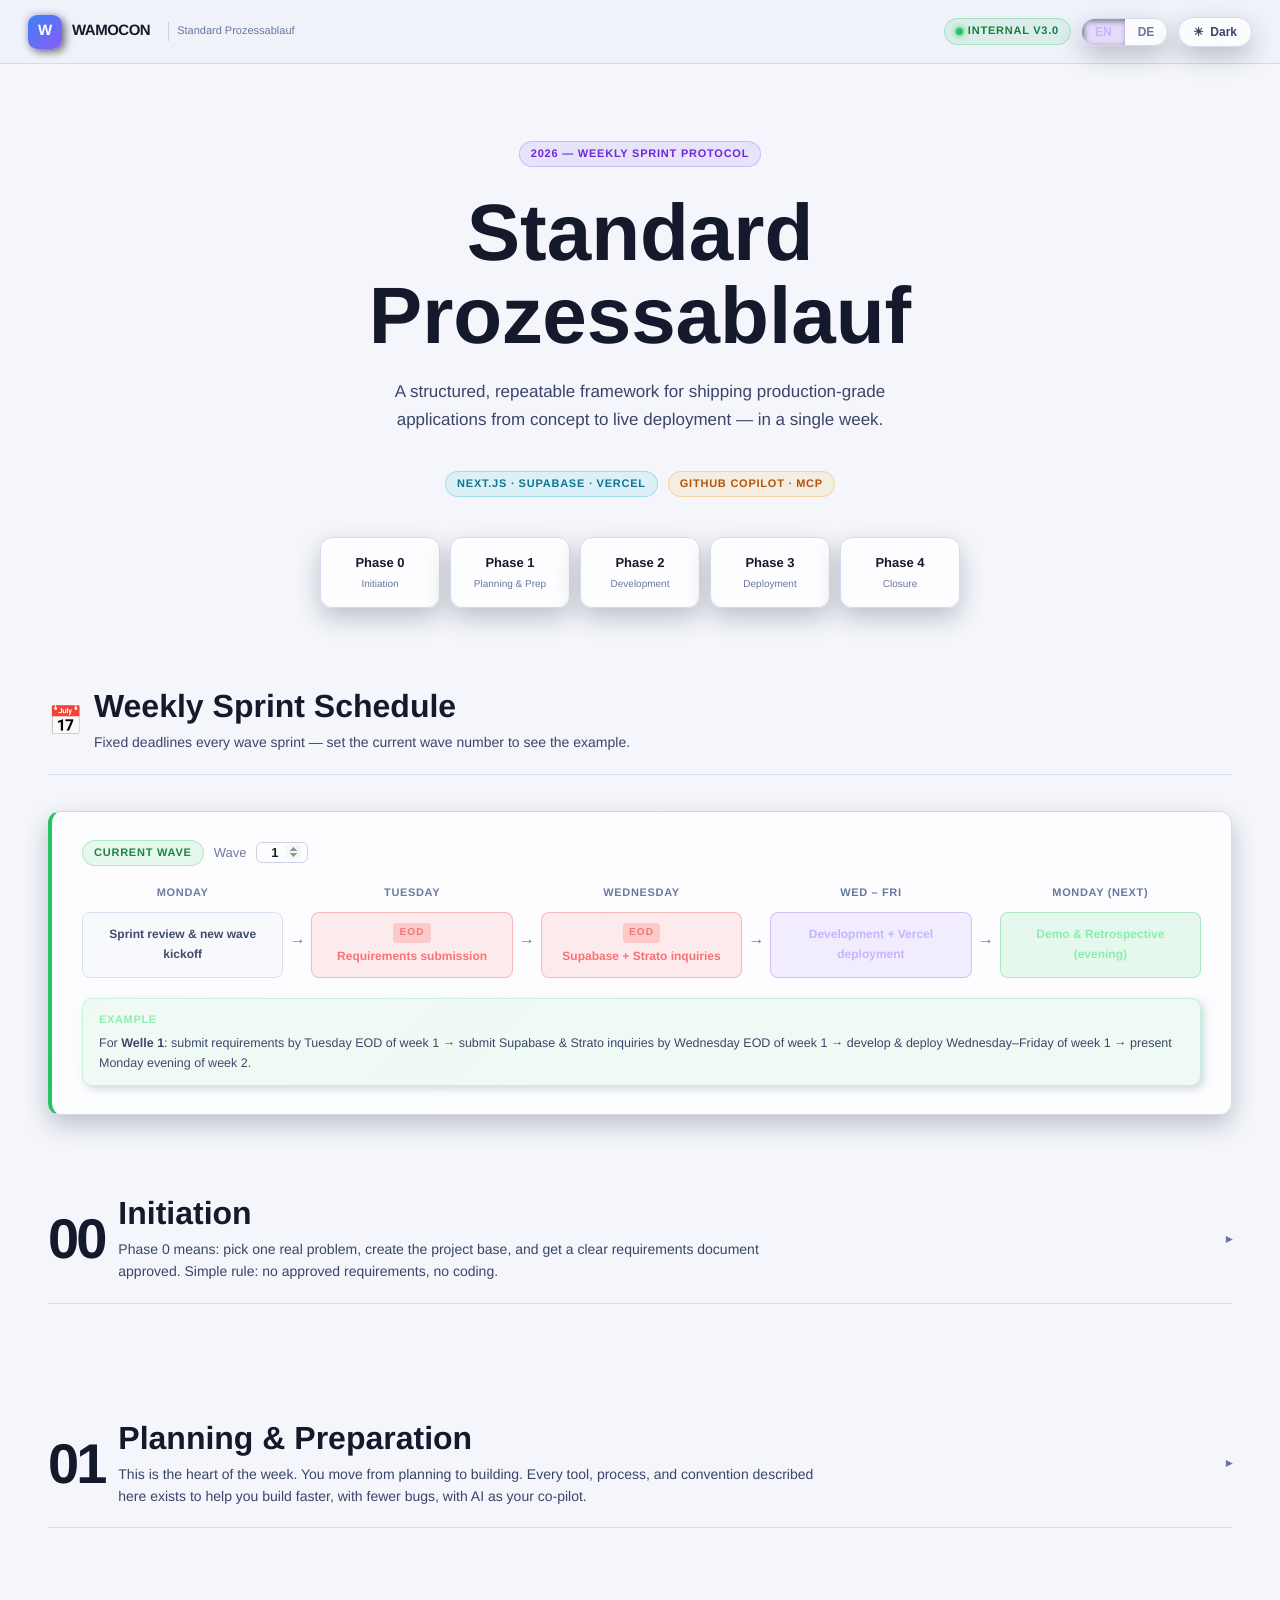
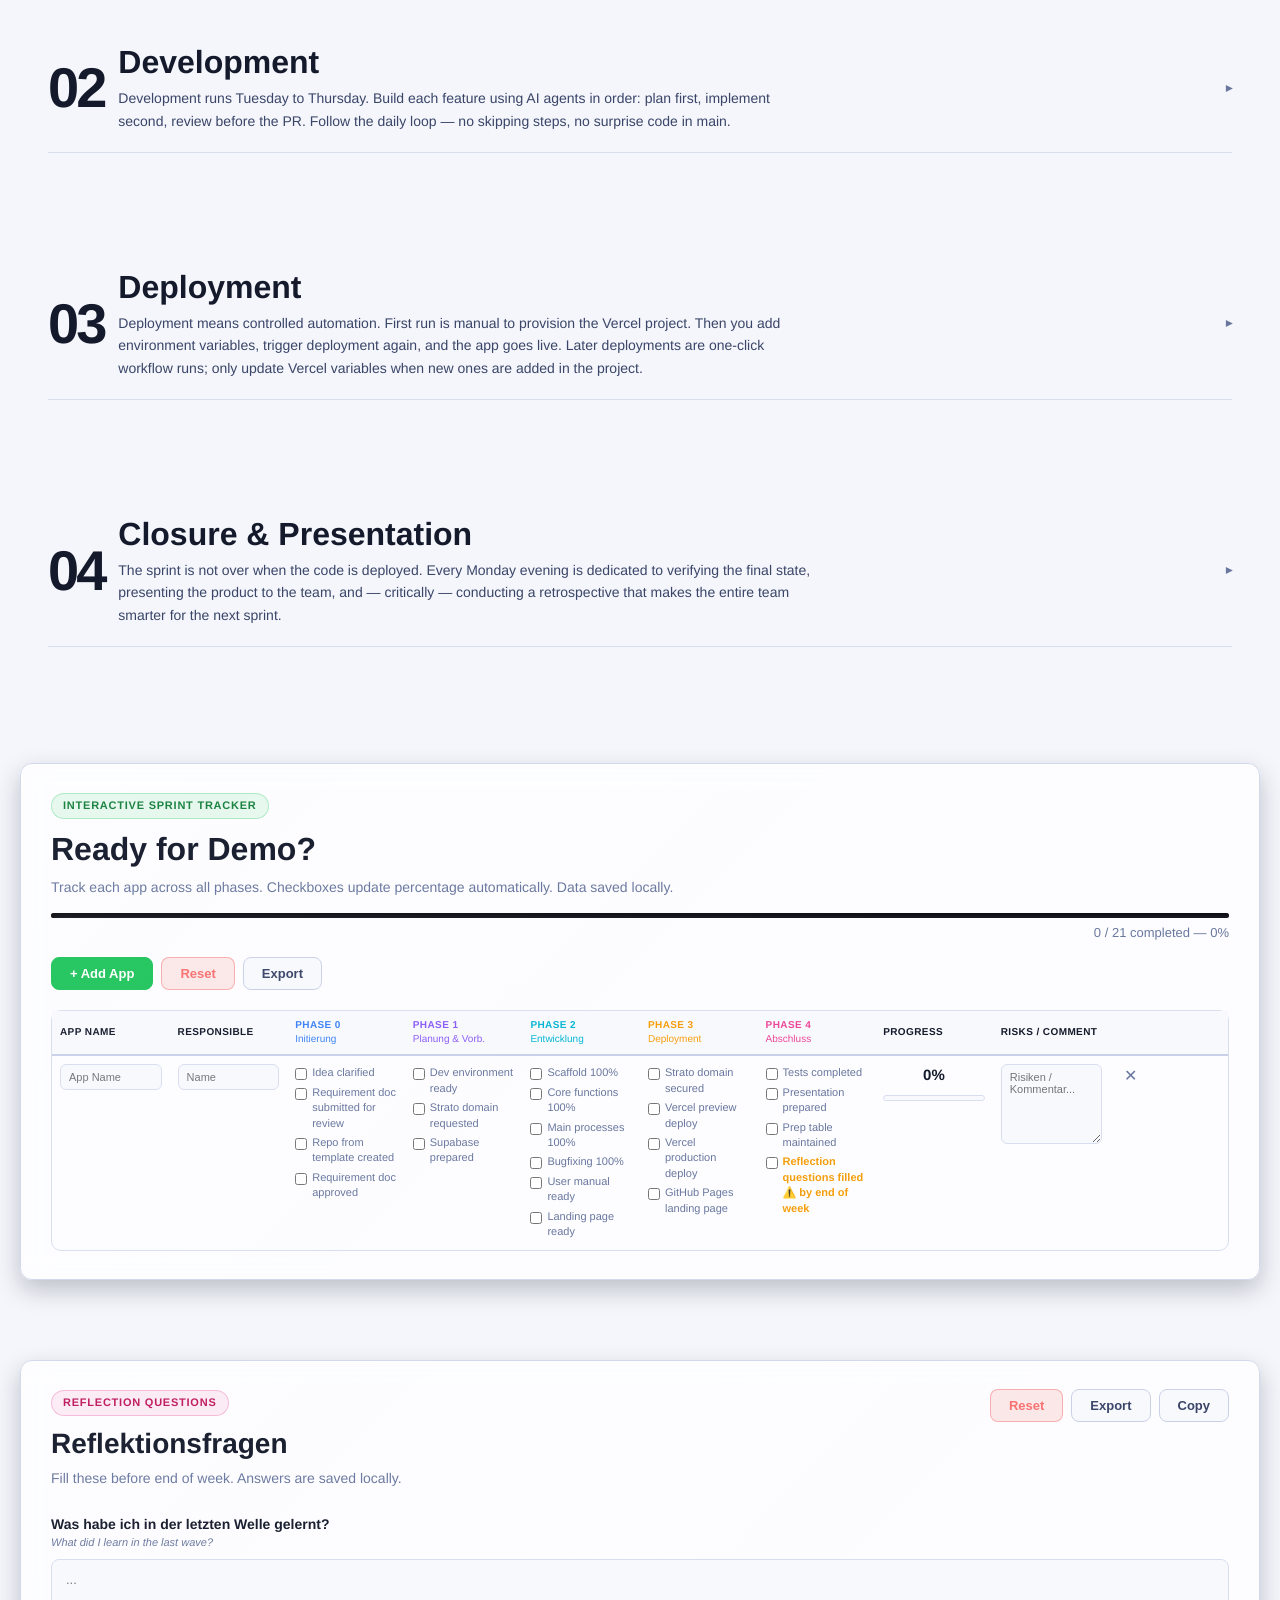
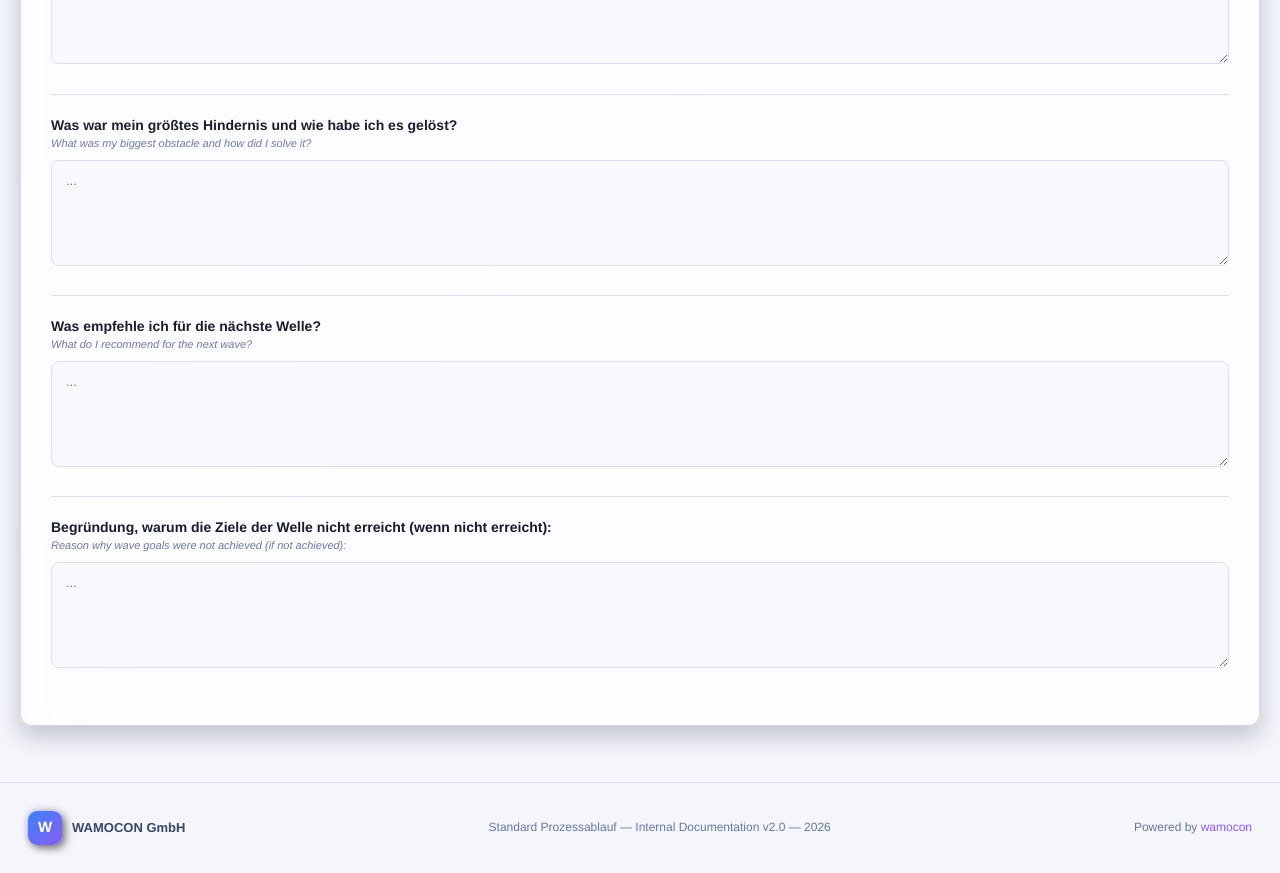
<file: index.html>
﻿<!DOCTYPE html>
<html lang="en" data-theme="light">
<head>
  <meta charset="UTF-8"/>
  <meta name="viewport" content="width=device-width,initial-scale=1.0"/>
  <title>WAMOCON — Standard Prozessablauf</title>
  <link rel="preconnect" href="https://fonts.googleapis.com"/>
  <link href="https://fonts.googleapis.com/css2?family=Inter:wght@300;400;500;600;700;800;900&family=JetBrains+Mono:wght@400;600&display=swap" rel="stylesheet"/>
  <link rel="stylesheet" href="assets/css/core-base.css"/>
  <link rel="stylesheet" href="assets/css/core-layout.css"/>
  <link rel="stylesheet" href="assets/css/simple-theme.css"/>
</head>
<body>
  <!-- Static assembled output for file:// and GitHub Pages compatibility -->
  <!-- BEGIN components/nav-hero.html -->
<!-- ===== BG ANIMATION CANVAS ===== -->
<div id="bg-canvas" aria-hidden="true">
  <div class="orb orb-1"></div>
  <div class="orb orb-2"></div>
  <div class="orb orb-3"></div>
  <div class="orb orb-4"></div>
  <div class="orb orb-5"></div>
  <div class="orb orb-6"></div>
</div>
<!-- ===== NAV ===== -->
<nav id="nav">
  <div class="nav-logo">
    <div class="nav-logo-mark">W</div>
    <span>WAMOCON</span>
    <small>Standard Prozessablauf</small>
  </div>
  <div class="nav-right">
    <div class="badge b-green"><div class="live-dot"></div><span>Internal v3.0</span></div>
    <div class="lang-grp" id="langGrp">
      <button class="lang-btn active" onclick="setLang('en')">EN</button>
      <button class="lang-btn" onclick="setLang('de')">DE</button>
    </div>
    <button class="toggle-btn" id="themeBtn" onclick="toggleTheme()">
      <span id="themeIcon">&#9728;</span>
      <span id="themeText">Dark</span>
    </button>
  </div>
</nav>

<!-- ===== HERO ===== -->
<section id="hero">
  <div class="glow-shape" style="width:500px;height:500px;background:radial-gradient(#3b82f6,transparent 70%);top:-150px;left:-100px;animation-delay:0s"></div>
  <div class="glow-shape" style="width:400px;height:400px;background:radial-gradient(#8b5cf6,transparent 70%);top:-80px;right:-80px;animation-delay:3s"></div>
  <div class="hero-inner">
    <div class="hero-kicker">
      <div class="badge b-violet">2026 — Weekly Sprint Protocol</div>
    </div>
    <h1 class="hero-h1">
      <span class="gt-main">Standard</span><br>
      <span class="gt-blue">Prozessablauf</span>
    </h1>
    <p class="hero-sub">
      <span data-lang="en" class="lang-visible">A structured, repeatable framework for shipping production-grade applications from concept to live deployment — in a single week.</span>
      <span data-lang="de">Ein strukturiertes, wiederholbares Framework, um produktionsreife Anwendungen von der Idee bis zum Live-Deployment — in einer einzigen Woche — zu liefern.</span>
    </p>
    <div style="display:flex;align-items:center;justify-content:center;gap:10px;flex-wrap:wrap;margin-bottom:40px">
      <div class="badge b-cyan">Next.js · Supabase · Vercel</div>
      <div class="badge b-amber">GitHub Copilot · MCP</div>
    </div>
    <div class="week-bar">
      <div class="week-col week-link" tabindex="0" role="button" data-scroll-target="phase1"><div class="ph gt-blue">Phase 0</div><div class="desc" data-lang="en">Initiation</div><div class="desc" data-lang="de">Initierung</div></div>
      <div class="week-col week-link" tabindex="0" role="button" data-scroll-target="phase2"><div class="ph gt-violet">Phase 1</div><div class="desc" data-lang="en">Planning &amp; Prep</div><div class="desc" data-lang="de">Planung &amp; Vorbereitung</div></div>
      <div class="week-col week-link" tabindex="0" role="button" data-scroll-target="phase3"><div class="ph gt-cyan">Phase 2</div><div class="desc" data-lang="en">Development</div><div class="desc" data-lang="de">Entwicklung</div></div>
      <div class="week-col week-link" tabindex="0" role="button" data-scroll-target="phase4"><div class="ph gt-amber">Phase 3</div><div class="desc" data-lang="en">Deployment</div><div class="desc" data-lang="de">Deployment</div></div>
      <div class="week-col week-link" tabindex="0" role="button" data-scroll-target="phase5"><div class="ph gt-pink">Phase 4</div><div class="desc" data-lang="en">Closure</div><div class="desc" data-lang="de">Abschluss &amp; Präsentation</div></div>
    </div>
  </div>
</section>
  <!-- END components/nav-hero.html -->

  <!-- =================== WOCHENPLAN / WEEKLY SCHEDULE =================== -->
<section class="phase-section reveal" id="weekly-schedule">
  <div class="phase-head">
    <div class="ph-num" style="font-size:28px">📅</div>
    <div class="ph-info">
      <h2><span data-lang="en" class="lang-visible">Weekly Sprint Schedule</span><span data-lang="de">Wöchentlicher Sprint-Zeitplan</span></h2>
      <p><span data-lang="en" class="lang-visible">Fixed deadlines every wave sprint — set the current wave number to see the example.</span><span data-lang="de">Feste Deadlines für jeden Wellen-Sprint — aktuelle Wellennummer eintragen für das Beispiel.</span></p>
    </div>
  </div>
  <div class="grid12">
    <div class="card card-pad col12" style="border-left:4px solid var(--green) !important">
      <div style="display:flex;align-items:center;gap:10px;margin-bottom:18px;flex-wrap:wrap">
        <div class="badge b-green"><span data-lang="en" class="lang-visible">Current Wave</span><span data-lang="de">Aktuelle Welle</span></div>
        <span style="font-size:13px;color:var(--text3)"><span data-lang="en" class="lang-visible">Wave</span><span data-lang="de">Welle</span></span>
        <input type="number" id="welleInput" value="1" min="1" max="99" oninput="saveWelleNumber()" onchange="saveWelleNumber()" aria-label="Wave number">
      </div>

      <div class="week-timeline-row">
        <div class="wtl-day">
          <div class="wtl-label">Monday</div>
          <div class="wtl-task wtl-neutral">
            <span data-lang="en" class="lang-visible">Sprint review &amp; new wave kickoff</span>
            <span data-lang="de">Sprint Review &amp; Wellen-Kickoff</span>
          </div>
        </div>
        <div class="wtl-arrow">→</div>
        <div class="wtl-day">
          <div class="wtl-label">Tuesday</div>
          <div class="wtl-task wtl-deadline">
            <div class="wtl-eod">EOD</div>
            <span data-lang="en" class="lang-visible">Requirements submission</span>
            <span data-lang="de">Anforderungseinreichung</span>
          </div>
        </div>
        <div class="wtl-arrow">→</div>
        <div class="wtl-day">
          <div class="wtl-label">Wednesday</div>
          <div class="wtl-task wtl-deadline">
            <div class="wtl-eod">EOD</div>
            <span data-lang="en" class="lang-visible">Supabase + Strato inquiries</span>
            <span data-lang="de">Supabase + Strato Anfragen</span>
          </div>
        </div>
        <div class="wtl-arrow">→</div>
        <div class="wtl-day">
          <div class="wtl-label"><span data-lang="en" class="lang-visible">Wed – Fri</span><span data-lang="de">Mi – Fr</span></div>
          <div class="wtl-task wtl-dev">
            <span data-lang="en" class="lang-visible">Development + Vercel deployment</span>
            <span data-lang="de">Entwicklung + Vercel Deployment</span>
          </div>
        </div>
        <div class="wtl-arrow">→</div>
        <div class="wtl-day">
          <div class="wtl-label">Monday (next)</div>
          <div class="wtl-task wtl-present">
            <span data-lang="en" class="lang-visible">Demo &amp; Retrospective (evening)</span>
            <span data-lang="de">Demo &amp; Retrospektive (Abend)</span>
          </div>
        </div>
      </div>

      <div class="note" style="margin-top:20px">
        <div class="nl"><span data-lang="en" class="lang-visible">Example</span><span data-lang="de">Beispiel</span></div>
        <p>
          <span data-lang="en" class="lang-visible" id="welleExampleEn">For <strong>Welle 1</strong>: submit requirements by Tuesday EOD of week 1 → submit Supabase &amp; Strato inquiries by Wednesday EOD of week 1 → develop &amp; deploy Wednesday–Friday of week 1 → present Monday evening of week 2.</span>
          <span data-lang="de" id="welleExampleDe">Für <strong>Welle 1</strong>: Anforderungen bis Dienstag EOD von Woche 1 einreichen → Supabase &amp; Strato Anfragen bis Mittwoch EOD von Woche 1 stellen → Entwickeln &amp; Deployen Mittwoch bis Freitag von Woche 1 → Präsentation Montagabend von Woche 2.</span>
        </p>
      </div>
    </div>
  </div>
</section>

  <!-- BEGIN components/phase0.html -->
<!-- =================== PHASE 1 =================== -->
<section class="phase-section reveal" id="phase1">
  <div class="phase-head">
    <div class="ph-num gt-blue">00</div>
    <div class="ph-info">
      <h2><span data-lang="en" class="lang-visible">Initiation</span><span data-lang="de">Initierung</span></h2>
      <p>
        <span data-lang="en" class="lang-visible">Phase 0 means: pick one real problem, create the project base, and get a clear requirements document approved. Simple rule: no approved requirements, no coding.</span>
        <span data-lang="de">Phase 0 bedeutet: ein echtes Problem auswählen, die Projektbasis anlegen und ein klares Anforderungsdokument freigeben lassen. Einfache Regel: ohne Freigabe kein Coding.</span>
      </p>
    </div>
  </div>
  <div class="grid12">

    <div class="card p1 card-pad col8 reveal">
      <div class="badge b-blue" style="margin-bottom:12px"><span data-lang="en" class="lang-visible">Idea + Repo Start</span><span data-lang="de">Idee + Repo-Start</span></div>
      <h3 class="card-title"><span class="icon3d" aria-hidden="true">💡</span><span data-lang="en" class="lang-visible">Choose a Real Problem and Create Your Repo</span><span data-lang="de">Echtes Problem wählen und Repo erstellen</span></h3>
      <p class="card-intro">
        <span data-lang="en" class="lang-visible">Start with one clear problem from real life. Then create a new repository from <code>template_repo</code> and clone it. This step was moved to Phase 0 on purpose, so requirements and implementation context start in the same repo from day one.</span>
        <span data-lang="de">Starte mit einem klaren Problem aus der echten Welt. Danach ein neues Repository aus <code>template_repo</code> erstellen und klonen. Dieser Schritt ist bewusst in Phase 0, damit Anforderungen und Umsetzung von Tag 1 im selben Repo liegen.</span>
      </p>
      <div class="codeblock">
<span class="c-comment"># 1) Create repo from template in GitHub</span>
<span class="c-comment"># 2) Clone it locally</span>
<span class="c-cmd">git clone</span> https://github.com/Wamocon/<span class="c-path">&lt;your-repo&gt;</span>.git
<span class="c-cmd">cd</span> <span class="c-path">&lt;your-repo&gt;</span>
      </div>
      <div class="analogy" style="margin-top:16px">
        <div class="label">ELI5 Analogy</div>
        <p><span data-lang="en" class="lang-visible">Think of this like building a house: first decide what family problem the house solves, then get the approved blueprint folder. You do not start with random walls.</span><span data-lang="de">Denk an Hausbau: zuerst klären, welches Familienproblem das Haus löst, dann den freigegebenen Bauordner holen. Nicht mit zufälligen Wänden starten.</span></p>
      </div>
    </div>

    <div class="card p1 card-pad col4 reveal">
      <div class="badge b-amber" style="margin-bottom:12px"><span data-lang="en" class="lang-visible">Risk Check</span><span data-lang="de">Risiko-Check</span></div>
      <h3 class="card-title"><span class="icon3d" aria-hidden="true">⚠️</span><span data-lang="en" class="lang-visible">Avoid the 3 Typical Week-Killers</span><span data-lang="de">Die 3 typischen Wochen-Killer vermeiden</span></h3>
      <div class="risk-item">
        <div class="risk-title" style="color:#fcd34d">Scope Explosion</div>
        <p><span data-lang="en" class="lang-visible">Too many features. Fix: freeze scope after review draft v1.</span><span data-lang="de">Zu viele Features. Lösung: Scope nach Review-Entwurf v1 einfrieren.</span></p>
      </div>
      <div class="risk-item">
        <div class="risk-title" style="color:#fca5a5">Unclear Problem</div>
        <p><span data-lang="en" class="lang-visible">Building something nobody needs. Fix: write the real user pain in plain language.</span><span data-lang="de">Etwas bauen, das niemand braucht. Lösung: echten Nutzerschmerz einfach aufschreiben.</span></p>
      </div>
      <div class="risk-item">
        <div class="risk-title" style="color:#86efac">Missing Approval</div>
        <p><span data-lang="en" class="lang-visible">Coding before sign-off. Fix: wait for Waleri approval and continue other ongoing work in the meantime.</span><span data-lang="de">Coding vor Freigabe. Lösung: auf Waleri-Freigabe warten und in der Zeit am laufenden Projekt arbeiten.</span></p>
      </div>
    </div>

    <div class="card p1 card-pad col5 reveal">
      <div class="badge b-blue" style="margin-bottom:12px"><span data-lang="en" class="lang-visible">Requirements with AI</span><span data-lang="de">Anforderungen mit KI</span></div>
      <h3 class="card-title"><span class="icon3d" aria-hidden="true">🧠</span><span data-lang="en" class="lang-visible">Use AGENTS.md to Build the Requirement Document</span><span data-lang="de">AGENTS.md nutzen für das Anforderungsdokument</span></h3>
      <p class="card-intro"><span data-lang="en" class="lang-visible">Open <code>AGENTS.md</code> first. It explains how to use Copilot agents and skills. Use the built-in requirement workflow to generate a professional document, then review and simplify the text yourself.</span><span data-lang="de">Zuerst <code>AGENTS.md</code> öffnen. Dort steht, wie Copilot-Agenten und Skills genutzt werden. Mit dem Requirement-Workflow ein professionelles Dokument erzeugen und danach selbst prüfen und vereinfachen.</span></p>
      <div class="codeblock">
<span class="c-comment"># Copilot Chat prompt (from AGENTS process)</span>
@workspace Du bist der Senior Business Analyst bei WAMOCON GmbH.
Lies <span class="c-path">IDEA.md</span> und <span class="c-path">.github/skills/anforderungsdokument/SKILL.md</span>.
Erstelle das vollständige Anforderungs- und Analysedokument
als <span class="c-path">public/Anforderungsdokument_[ProjektName].docx</span>.
      </div>
      <div class="steps" style="margin-top:14px">
        <div class="step"><div class="step-n sn-blue">1</div><div class="step-body"><h4><span data-lang="en" class="lang-visible">Fill IDEA.md</span><span data-lang="de">IDEA.md ausfüllen</span></h4><p><span data-lang="en" class="lang-visible">Project name, target group, real pain, core flow.</span><span data-lang="de">Projektname, Zielgruppe, echtes Problem, Kernablauf.</span></p></div></div>
        <div class="step"><div class="step-n sn-blue">2</div><div class="step-body"><h4><span data-lang="en" class="lang-visible">Run AI document flow</span><span data-lang="de">KI-Dokumentenflow starten</span></h4><p><span data-lang="en" class="lang-visible">Use Copilot or Claude with the AGENTS skill instructions.</span><span data-lang="de">Copilot oder Claude mit AGENTS-Skill-Anleitung verwenden.</span></p></div></div>
        <div class="step"><div class="step-n sn-blue">3</div><div class="step-body"><h4><span data-lang="en" class="lang-visible">Self-review and simplify</span><span data-lang="de">Selbst prüfen und vereinfachen</span></h4><p><span data-lang="en" class="lang-visible">Remove unclear technical jargon. Keep it understandable.</span><span data-lang="de">Unklare Fachwörter entfernen. Verständlich halten.</span></p></div></div>
      </div>
    </div>

    <div class="card p1 card-pad col7 reveal" style="background:var(--blue-dim)">
      <div class="badge b-blue" style="margin-bottom:12px"><span data-lang="en" class="lang-visible">Approval Workflow</span><span data-lang="de">Freigabe-Workflow</span></div>
      <h3 class="card-title"><span class="icon3d" aria-hidden="true">✅</span><span data-lang="en" class="lang-visible">Review → OneDrive (Welle) → Waleri Approval</span><span data-lang="de">Review → OneDrive (Welle) → Freigabe durch Waleri</span></h3>
      <p class="card-intro"><span data-lang="en" class="lang-visible">When the document is ready, store it in the correct OneDrive folder structure under the right <strong>Welle</strong>, then send it to Waleri for review. You can also use the Anforderung Manager app, but until that flow is fully ready, direct submission to Waleri is allowed.</span><span data-lang="de">Wenn das Dokument fertig ist, im richtigen OneDrive-Ordner unter der passenden <strong>Welle</strong> ablegen und dann an Waleri zur Prüfung senden. Die App „Anforderung Manager" kann genutzt werden. Bis der Flow vollständig fertig ist, ist die direkte Abgabe an Waleri erlaubt.</span></p>
      <div class="flow-grid">
        <div class="flow-item"><div class="flow-n gt-blue">01</div><div class="flow-label"><span data-lang="en" class="lang-visible">Internal Review</span><span data-lang="de">Interne Prüfung</span></div><p><span data-lang="en" class="lang-visible">You check content quality and wording first.</span><span data-lang="de">Inhalt und Formulierung zuerst selbst prüfen.</span></p></div>
        <div class="flow-item"><div class="flow-n gt-violet">02</div><div class="flow-label"><span data-lang="en" class="lang-visible">Store in OneDrive</span><span data-lang="de">In OneDrive ablegen</span></div><p><span data-lang="en" class="lang-visible">Correct Welle, correct folder structure, versioned file name.</span><span data-lang="de">Richtige Welle, richtige Ordnerstruktur, versionierter Dateiname.</span></p></div>
        <div class="flow-item"><div class="flow-n gt-cyan">03</div><div class="flow-label"><span data-lang="en" class="lang-visible">Send to Waleri</span><span data-lang="de">An Waleri senden</span></div><p><span data-lang="en" class="lang-visible">Wait for approval. While waiting, continue your ongoing project tasks.</span><span data-lang="de">Auf Freigabe warten. In der Zeit am laufenden Projekt weiterarbeiten.</span></p></div>
      </div>
      <div class="note" style="margin-top:16px">
        <div class="nl">Rule</div>
        <p><span data-lang="en" class="lang-visible">No approved requirement document means no development start.</span><span data-lang="de">Ohne freigegebenes Anforderungsdokument kein Entwicklungsstart.</span></p>
      </div>
    </div>

    <div class="card p1 card-pad col12 reveal media-card">
      <div class="badge b-blue" style="margin-bottom:12px"><span data-lang="en" class="lang-visible">Video 1 of 3</span><span data-lang="de">Video 1 von 3</span></div>
      <h3 class="card-title"><span class="icon3d" aria-hidden="true">🎥</span><span data-lang="en" class="lang-visible">Setup + Approval + First Deployment Walkthrough</span><span data-lang="de">Setup + Freigabe + Erstes Deployment Walkthrough</span></h3>
      <p class="card-intro"><span data-lang="en" class="lang-visible">Watch this first: from requirement creation and approval, through repository setup and first commit, to first deployment via GitHub workflow.</span><span data-lang="de">Dieses Video zuerst ansehen: von Anforderungsdokument und Freigabe über Repo-Setup und ersten Commit bis zum ersten Deployment per GitHub-Workflow.</span></p>
      <div class="media-frame">
        <video class="guide-video" controls preload="metadata" playsinline src="https://github.com/Wamocon/standard_prozessablauf/releases/download/v1.0-videos/setup-and-deployment.mp4"></video>
      </div>
      <div class="media-meta">
        <label class="speed-wrap">
          <span data-lang="en" class="lang-visible">Speed</span><span data-lang="de">Geschwindigkeit</span>
          <select class="video-speed" aria-label="Video speed">
            <option value="0.75">0.75x</option>
            <option value="1" selected>1x</option>
            <option value="1.25">1.25x</option>
            <option value="1.5">1.5x</option>
            <option value="2">2x</option>
          </select>
        </label>
        <div class="time-wrap">
          <span data-lang="en" class="lang-visible">Duration:</span><span data-lang="de">Dauer:</span>
          <strong class="video-duration">00:00</strong>
          <span data-lang="en" class="lang-visible">Remaining:</span><span data-lang="de">Verbleibend:</span>
          <strong class="video-remaining">00:00</strong>
        </div>
      </div>
    </div>

  </div>
</section>
  <!-- END components/phase0.html -->
  <!-- BEGIN components/phase1.html -->
<!-- =================== PHASE 2 =================== -->
<section class="phase-section reveal" id="phase2">
  <div class="phase-head">
    <div class="ph-num gt-violet">01</div>
    <div class="ph-info">
      <h2><span data-lang="en" class="lang-visible">Planning &amp; Preparation</span><span data-lang="de">Planung &amp; Vorbereitung</span></h2>
      <p><span data-lang="en" class="lang-visible">This is the heart of the week. You move from planning to building. Every tool, process, and convention described here exists to help you build faster, with fewer bugs, with AI as your co-pilot.</span><span data-lang="de">Das ist das Herzstück der Woche. Du wechselst vom Planen zum Bauen. Jedes hier beschriebene Tool und jeder Prozess hilft dir, schneller und mit weniger Fehlern zu bauen — mit KI als Co-Pilot.</span></p>
    </div>
  </div>
  <div class="grid12">

    <!-- FOUNDATION: template_repo -->
    <div class="card p2 card-pad col6 reveal" id="template-repo">
      <div class="badge b-violet" style="margin-bottom:12px"><span data-lang="en" class="lang-visible">The Foundation — GitHub</span><span data-lang="de">Das Fundament — GitHub</span></div>
      <h3 class="card-title gt-violet"><span class="icon3d" aria-hidden="true">📦</span>template_repo</h3>
      <p class="card-intro">
        <span data-lang="en" class="lang-visible">Now that the repository is already cloned in Phase 0, Phase 1 is pure setup and orientation. Think of <code>template_repo</code> as a professionally-prepared empty house. You do not build the foundation again, you only activate utilities and prepare rooms for real work.
        <br><br>
        It is the official WAMOCON starting point for every new application. It ships with Next.js 16, TypeScript, Tailwind CSS, Supabase, CI/CD pipelines, and a full GitHub Copilot configuration — all pre-wired and ready.</span>
        <span data-lang="de">Da das Repository bereits in Phase 0 geklont wurde, ist Phase 1 reine Einrichtung und Orientierung. Stell dir <code>template_repo</code> wie ein professionell vorbereitetes Haus vor. Du baust nicht erneut das Fundament, sondern aktivierst nur die Infrastruktur und bereitest alles für die Umsetzung vor.
        <br><br>
        Es ist der offizielle WAMOCON-Startpunkt für jede neue Anwendung. Enthalten: Next.js 16, TypeScript, Tailwind CSS, Supabase, CI/CD-Pipelines und eine vollständige GitHub-Copilot-Konfiguration.</span>
      </p>
      <div style="margin-bottom:18px">
        <div class="info-row"><span class="irl">Framework</span><span class="tag">Next.js 16 App Router</span></div>
        <div class="info-row"><span class="irl">Language</span><span class="tag">TypeScript (strict mode)</span></div>
        <div class="info-row"><span class="irl">Styling</span><span class="tag">Tailwind CSS v4</span></div>
        <div class="info-row"><span class="irl">Database</span><span class="tag">Supabase (PostgreSQL + RLS)</span></div>
        <div class="info-row"><span class="irl">Deployment</span><span class="tag">Vercel via GitHub Actions</span></div>
        <div class="info-row"><span class="irl">Safety</span><span class="tag">Pre-commit secret scanner hook</span></div>
        <div class="info-row"><span class="irl">CI/CD Source</span><span class="tag">Wamocon/github_workflow</span></div>
        <div class="info-row"><span class="irl">AI Config</span><span class="tag">AGENTS.md + Instructions</span></div>
      </div>
      <div style="font-size:12px;color:var(--text3);font-weight:700;text-transform:uppercase;letter-spacing:0.07em;margin-bottom:8px">Quick Start</div>
      <div class="codeblock">
<span class="c-comment"># Step 1: Install all dependencies (like downloading all ingredients)</span>
<span class="c-cmd">npm install</span>

<span class="c-comment"># Step 2: Install one-time pre-commit safety hook</span>
<span class="c-cmd">bash</span> hooks/install.sh

<span class="c-comment"># Step 3: Copy the environment variable template</span>
<span class="c-cmd">cp</span> .env.example .env.local

<span class="c-comment"># Step 4: Start the development server</span>
<span class="c-cmd">npm run dev</span>  <span class="c-comment"># Open http://localhost:3000</span></div>
      <div class="analogy" style="margin-top:16px">
        <div class="label">ELI5 Analogy</div>
        <p><span data-lang="en" class="lang-visible">You already copied the recipe book in Phase 0. Phase 1 is buying ingredients, labeling drawers, and checking safety before cooking.</span><span data-lang="de">Das Rezeptbuch wurde bereits in Phase 0 kopiert. Phase 1 heißt: Zutaten kaufen, Schubladen beschriften und Sicherheit prüfen, bevor gekocht wird.</span></p>
      </div>
    </div>

    <!-- AI: COPILOT -->
    <div class="card p2 card-pad col6 reveal">
      <div class="badge b-violet" style="margin-bottom:12px"><span data-lang="en" class="lang-visible">The AI Assistant — GitHub Copilot</span><span data-lang="de">Der KI-Assistent — GitHub Copilot</span></div>
      <h3 class="card-title"><span class="icon3d" aria-hidden="true">🤖</span><span data-lang="en" class="lang-visible">Your Intelligent Co-Pilot</span><span data-lang="de">Dein intelligenter Co-Pilot</span></h3>
      <p class="card-intro"><span data-lang="en" class="lang-visible">GitHub Copilot is an AI that lives inside VS Code and writes code alongside you. But unlike a simple autocomplete, Copilot in this project is fine-tuned to know exactly our tech stack, our rules, and our coding conventions — through a set of configuration files that ship inside <code>template_repo</code>.</span><span data-lang="de">GitHub Copilot ist eine KI, die in VS Code lebt und Code neben dir schreibt. Aber anders als ein einfaches Autocomplete kennt Copilot in diesem Projekt unseren Tech-Stack, unsere Regeln und Konventionen — durch Konfigurationsdateien in <code>template_repo</code>.</span></p>
      <div class="analogy">
        <div class="label">ELI5 Analogy</div>
        <p><span data-lang="en" class="lang-visible">Imagine having a genius friend who has read every programming book ever written, knows your project inside-out, and sits next to you while you code. When you start typing, they finish the sentence — correctly, every time. That is GitHub Copilot. The configuration files are like giving that friend a briefing document about your specific project before they start.</span><span data-lang="de">Stell dir vor, du hast einen genialen Freund, der jedes Programmierbuch gelesen hat, dein Projekt in- und auswendig kennt und neben dir sitzt. Wenn du anfängst zu tippen, vervollständigt er den Satz — jedes Mal korrekt. Das ist GitHub Copilot.</span></p>
      </div>
      <div class="steps" style="margin-top:16px">
        <div class="step">
          <div class="step-n sn-violet">1</div>
          <div class="step-body">
            <h4>copilot-instructions.md</h4>
            <p><span data-lang="en" class="lang-visible">Located at <code>.github/copilot-instructions.md</code>. This file is automatically loaded on <strong>every single Copilot interaction</strong>. It tells the AI the tech stack, critical rules (how to use Supabase, how to handle async components), and team conventions. Think of it as the AI's standing briefing document.</span><span data-lang="de">In <code>.github/copilot-instructions.md</code>. Diese Datei wird bei <strong>jeder</strong> Copilot-Interaktion automatisch geladen. Sie teilt der KI den Tech-Stack, kritische Regeln und Team-Konventionen mit.</span></p>
          </div>
        </div>
        <div class="step">
          <div class="step-n sn-violet">2</div>
          <div class="step-body">
            <h4>.instructions.md Files</h4>
            <p><span data-lang="en" class="lang-visible">Pattern-scoped guidelines inside <code>.github/instructions/</code>. For example, the Next.js instruction file only activates when Copilot works on <code>.tsx</code> or <code>.ts</code> files. This keeps instructions focused and relevant — the AI only receives the guidance that applies to the file it is currently editing.</span><span data-lang="de">Muster-gebundene Richtlinien in <code>.github/instructions/</code>. Die Next.js-Datei aktiviert sich z. B. nur bei <code>.tsx</code>/<code>.ts</code>-Dateien. So bleiben die Anweisungen fokussiert.</span></p>
          </div>
        </div>
        <div class="step">
          <div class="step-n sn-violet">3</div>
          <div class="step-body">
            <h4>@planner Agent</h4>
            <p><span data-lang="en" class="lang-visible">A specialized AI persona defined in <code>.github/agents/</code>. Invoked by typing <code>@planner</code> in the VS Code Copilot chat. When you give it a task (like "Add an authentication page"), it explores the codebase, identifies all affected files, and creates a numbered plan — but it never writes code. Use it to <em>plan before you build</em>.</span><span data-lang="de">Eine spezialisierte KI-Persona in <code>.github/agents/</code>. Aufgerufen mit <code>@planner</code> im Copilot-Chat. Es erkundet die Codebase, identifiziert betroffene Dateien und erstellt einen nummerierten Plan — schreibt aber nie Code. Zum <em>Planen vor dem Bauen</em> verwenden.</span></p>
          </div>
        </div>
        <div class="step">
          <div class="step-n sn-violet">4</div>
          <div class="step-body">
            <h4>AGENTS.md — Read This First</h4>
            <p><span data-lang="en" class="lang-visible">The most important onboarding file in the entire project. It explains every agent, every instruction file, and when to use each one. Before writing a single line of code on a new project, read <code>AGENTS.md</code> from cover to cover.</span><span data-lang="de">Die wichtigste Onboarding-Datei im gesamten Projekt. Sie erklärt jeden Agenten, jede Instruction-Datei und wann welche zu verwenden ist. Vor dem Schreiben von Code unbedingt lesen.</span></p>
          </div>
        </div>
      </div>
    </div>

    <!-- DATABASE: SUPABASE & MCP -->
    <div class="card p2 card-pad col5 reveal">
      <div class="badge b-cyan" style="margin-bottom:12px"><span data-lang="en" class="lang-visible">The Database — Supabase &amp; MCP</span><span data-lang="de">Die Datenbank — Supabase &amp; MCP</span></div>
      <h3 class="card-title"><span class="icon3d" aria-hidden="true">🗄️</span><span data-lang="en" class="lang-visible">Where Your App Stores Its Memory</span><span data-lang="de">Wo die App Daten speichert</span></h3>
      <p class="card-intro"><span data-lang="en" class="lang-visible">Every app needs to remember things — user accounts, product listings, messages. Supabase is the cloud database that stores all of this. It is like a giant, secure filing cabinet in the cloud that your app reads from and writes to 24/7.</span><span data-lang="de">Jede App muss Dinge speichern — Nutzerkonten, Produkte, Nachrichten. Supabase ist die Cloud-Datenbank, in der all das gespeichert wird. Es ist wie ein riesiger, sicherer Aktenschrank in der Cloud.</span></p>
      <div class="analogy">
        <div class="label">ELI5 Analogy — What is MCP?</div>
        <p><span data-lang="en" class="lang-visible">MCP (Model Context Protocol) is like giving Copilot a direct phone line to Supabase. Instead of you manually clicking buttons in Supabase to create tables, you can simply tell Copilot: "Create a users table with name, email, and created_at columns" — and Copilot calls Supabase directly through MCP and does it for you.</span><span data-lang="de">MCP (Model Context Protocol) ist wie ein direkter Telefonanschluss zwischen Copilot und Supabase. Statt manuell Tabellen anzulegen, sagt man Copilot: „Erstelle eine Nutzertabelle mit name, email und created_at" — und Copilot ruft Supabase direkt über MCP an.</span></p>
      </div>
      <div class="steps" style="margin-top:14px">
        <div class="step">
          <div class="step-n sn-cyan">1</div>
          <div class="step-body">
            <h4><span data-lang="en" class="lang-visible">Request Domain + Supabase Access</span><span data-lang="de">Domain + Supabase-Zugang anfragen</span></h4>
            <p><span data-lang="en" class="lang-visible">Find a fitting domain at Strato, then ask Waleri to register it and provide your production Supabase credentials. You still can use temporary local/dev values, but production values must come from the managed process.</span><span data-lang="de">Eine passende Domain bei Strato suchen und dann Waleri bitten, die Domain zu registrieren und die Produktions-Supabase-Zugangsdaten bereitzustellen. Für lokal/dev sind temporäre Werte möglich, Produktionswerte kommen aus dem managed Prozess.</span></p>
          </div>
        </div>
        <div class="step">
          <div class="step-n sn-cyan">2</div>
          <div class="step-body">
            <h4><span data-lang="en" class="lang-visible">Populate .env.local</span><span data-lang="de">.env.local befüllen</span></h4>
            <p><span data-lang="en" class="lang-visible">Paste the three values into your <code>.env.local</code> file. This file is like a secret notebook that your app reads to know where the database is and how to log in. Never commit this file to GitHub — it contains secrets.</span><span data-lang="de">Die drei Werte in <code>.env.local</code> eintragen. Diese Datei ist wie ein geheimes Notizbuch, das die App liest. Niemals auf GitHub hochladen — sie enthält Geheimnisse.</span></p>
          </div>
        </div>
        <div class="step">
          <div class="step-n sn-cyan">3</div>
          <div class="step-body">
            <h4><span data-lang="en" class="lang-visible">Connect Supabase MCP to VS Code</span><span data-lang="de">Supabase MCP mit VS Code verbinden</span></h4>
            <p><span data-lang="en" class="lang-visible">Install the Supabase MCP extension and configure it with your project credentials. Once connected, Copilot can directly create tables, run migrations, and manage permissions — all via natural language commands in the chat.</span><span data-lang="de">Die Supabase-MCP-Erweiterung installieren und mit den Projektdaten konfigurieren. Danach kann Copilot direkt Tabellen erstellen, Migrationen ausführen und Berechtigungen verwalten.</span></p>
          </div>
        </div>
        <div class="step">
          <div class="step-n sn-cyan">4</div>
          <div class="step-body">
            <h4><span data-lang="en" class="lang-visible">Grant Schema Permissions</span><span data-lang="de">Schema-Berechtigungen vergeben</span></h4>
            <p><span data-lang="en" class="lang-visible">If using custom schemas (e.g. <code>app</code>, <code>internal</code>), you must grant <code>USAGE</code> and <code>ALL TABLES</code> permissions and expose the schema via <code>Settings → API → Exposed Schemas</code>. Without this, Supabase returns empty results.</span><span data-lang="de">Bei eigenen Schemas (z. B. <code>app</code>, <code>internal</code>) müssen <code>USAGE</code> und <code>ALL TABLES</code> Berechtigungen vergeben und das Schema über <code>Settings → API → Exposed Schemas</code> freigegeben werden.</span></p>
          </div>
        </div>
      </div>
      <div class="codeblock" style="margin-top:16px">
<span class="c-comment"># .env.local — fill in your real values</span>
<span class="c-flag">NEXT_PUBLIC_SUPABASE_URL</span>=https://<span class="c-path">&lt;ref&gt;</span>.supabase.co
<span class="c-flag">NEXT_PUBLIC_SUPABASE_ANON_KEY</span>=<span class="c-val">&lt;anon-key&gt;</span>
<span class="c-flag">SUPABASE_SERVICE_ROLE_KEY</span>=<span class="c-val">&lt;service-role-key&gt;</span></div>
      <div class="warn" style="margin-top:14px">
        <div class="wl">Critical Rule</div>
        <p><span data-lang="en" class="lang-visible">Never store test data as local JSON files or SQL dumps in the project folder. Insert all data directly into Supabase via Dashboard, MCP, or migrations. One source of truth from day one.</span><span data-lang="de">Testdaten niemals als lokale JSON-Dateien oder SQL-Dumps im Projektordner speichern. Alle Daten direkt in Supabase per Dashboard, MCP oder Migrationen pflegen. Eine einzige Datenquelle von Anfang an.</span></p>
      </div>

      <div class="sep" style="margin-top:18px"></div>
      <div class="media-card">
        <div class="badge b-cyan" style="margin-bottom:10px"><span data-lang="en" class="lang-visible">Video 2 of 3</span><span data-lang="de">Video 2 von 3</span></div>
        <h4 style="font-size:16px;font-weight:800;margin-bottom:8px"><span data-lang="en" class="lang-visible">Supabase + Vercel Variables + MCP Connection</span><span data-lang="de">Supabase + Vercel-Variablen + MCP-Verbindung</span></h4>
        <p class="card-intro" style="margin-bottom:12px"><span data-lang="en" class="lang-visible">Second video: getting the variables, connecting Supabase MCP, and validating setup for deployment.</span><span data-lang="de">Zweites Video: Variablen holen, Supabase MCP verbinden und Setup für Deployment validieren.</span></p>
        <div class="media-frame">
          <video class="guide-video" controls preload="metadata" playsinline src="https://github.com/Wamocon/standard_prozessablauf/releases/download/v1.0-videos/Supbase-vercel.mp4"></video>
        </div>
        <div class="media-meta">
          <label class="speed-wrap">
            <span data-lang="en" class="lang-visible">Speed</span><span data-lang="de">Geschwindigkeit</span>
            <select class="video-speed" aria-label="Video speed">
              <option value="0.75">0.75x</option>
              <option value="1" selected>1x</option>
              <option value="1.25">1.25x</option>
              <option value="1.5">1.5x</option>
              <option value="2">2x</option>
            </select>
          </label>
          <div class="time-wrap">
            <span data-lang="en" class="lang-visible">Duration:</span><span data-lang="de">Dauer:</span>
            <strong class="video-duration">00:00</strong>
            <span data-lang="en" class="lang-visible">Remaining:</span><span data-lang="de">Verbleibend:</span>
            <strong class="video-remaining">00:00</strong>
          </div>
        </div>
      </div>
    </div>

    <!-- BRANCHING & CI/CD -->
    <div class="card p2 card-pad col7 reveal">
      <div class="badge b-violet" style="margin-bottom:12px"><span data-lang="en" class="lang-visible">The Safe Path — Branching &amp; CI/CD</span><span data-lang="de">Der sichere Weg — Branching &amp; CI/CD</span></div>
      <h3 class="card-title"><span class="icon3d" aria-hidden="true">🛡️</span><span data-lang="en" class="lang-visible">Never Break the Live App</span><span data-lang="de">Die Live-App niemals beschädigen</span></h3>
      <p class="card-intro"><span data-lang="en" class="lang-visible">The <code>main</code> branch is the source of truth for production. It is always stable and always deployable. To add new features, you work on a separate copy called a "feature branch." Once your feature is finished and tested, you merge it in.</span><span data-lang="de">Der <code>main</code>-Branch ist die Quelle der Wahrheit für die Produktion. Er ist immer stabil. Neue Features werden in einem separaten „Feature-Branch" entwickelt und erst nach Tests gemergt.</span></p>
      <div class="analogy">
        <div class="label">ELI5 Analogy</div>
        <p><span data-lang="en" class="lang-visible">Imagine <code>main</code> is the published version of a book in the bookstore. A feature branch is your personal draft copy where you write new chapters and fix mistakes. Only when the new chapter is perfect do you send it to the publisher to update the bookstore version.</span><span data-lang="de"><code>main</code> ist die veröffentlichte Version eines Buches. Ein Feature-Branch ist dein persönliches Exemplar, in dem du neue Kapitel schreibst. Erst wenn das neue Kapitel perfekt ist, schickst du es zum Verlag.</span></p>
      </div>
      <div class="steps" style="margin-top:16px">
        <div class="step">
          <div class="step-n sn-violet">1</div>
          <div class="step-body">
            <h4><span data-lang="en" class="lang-visible">Create a Feature Branch</span><span data-lang="de">Feature-Branch erstellen</span></h4>
            <p><span data-lang="en" class="lang-visible">Always name it <code>feature/your-feature-name</code>. This naming convention makes it immediately clear what the branch contains. Run: <code>git checkout -b feature/my-feature</code></span><span data-lang="de">Immer nach dem Muster <code>feature/feature-name</code> benennen. Ausführen: <code>git checkout -b feature/mein-feature</code></span></p>
          </div>
        </div>
        <div class="step">
          <div class="step-n sn-violet">2</div>
          <div class="step-body">
            <h4><span data-lang="en" class="lang-visible">Run Local Quality Checks Before Every Push</span><span data-lang="de">Lokale Qualitätsprüfungen vor jedem Push</span></h4>
            <p><span data-lang="en" class="lang-visible"><code>npm run typecheck</code> catches any TypeScript type errors (like trying to use a number where a word is expected). <code>npm run lint</code> catches code style problems. Both must pass before you push. This saves GitHub Actions minutes and prevents PR failures.</span><span data-lang="de"><code>npm run typecheck</code> findet TypeScript-Typfehler. <code>npm run lint</code> findet Code-Stilprobleme. Beide müssen bestehen, bevor gepusht wird. Das spart GitHub-Actions-Minuten.</span></p>
          </div>
        </div>
        <div class="step">
          <div class="step-n sn-violet">3</div>
          <div class="step-body">
            <h4><span data-lang="en" class="lang-visible">Push All Changes, Then Open the PR</span><span data-lang="de">Alle Änderungen pushen, dann PR öffnen</span></h4>
            <p><span data-lang="en" class="lang-visible">Push everything you need before opening a Pull Request. Every new push to an open PR triggers the full CI pipeline — which consumes GitHub Actions minutes. Open the PR once, when you are done, not incrementally.</span><span data-lang="de">Alles pushen, bevor ein Pull Request geöffnet wird. Jeder neue Push auf einen offenen PR löst die vollständige CI-Pipeline aus. Den PR nur einmal öffnen, wenn alles fertig ist.</span></p>
          </div>
        </div>
        <div class="step">
          <div class="step-n sn-violet">4</div>
          <div class="step-body">
            <h4><span data-lang="en" class="lang-visible">The CI Pipeline Does the Rest</span><span data-lang="de">Die CI-Pipeline erledigt den Rest</span></h4>
            <p><span data-lang="en" class="lang-visible">When a PR is opened, the centralized <code>Wamocon/github_workflow</code> automatically fixes formatting issues, runs typecheck and lint again, and deploys a Vercel <strong>preview URL</strong> so you can review the changes live before merging to <code>main</code>.</span><span data-lang="de">Wenn ein PR geöffnet wird, behebt der zentrale <code>Wamocon/github_workflow</code> automatisch Formatierungsprobleme, führt Typecheck und Lint aus und deployt eine Vercel-<strong>Vorschau-URL</strong> zum Testen.</span></p>
          </div>
        </div>
      </div>
      <div class="con-grid" style="margin-top:16px">
        <div class="con-item"><div class="con-title" style="color:#c4b5fd">pr-checks.yml</div><p><span data-lang="en" class="lang-visible">Runs typecheck + lint on pull requests.</span><span data-lang="de">Führt Typecheck + Lint auf Pull Requests aus.</span></p></div>
        <div class="con-item"><div class="con-title" style="color:#c4b5fd">pr-autofix.yml</div><p><span data-lang="en" class="lang-visible">Fixes formatting automatically where possible.</span><span data-lang="de">Korrigiert Formatierung automatisch, wenn möglich.</span></p></div>
        <div class="con-item"><div class="con-title" style="color:#c4b5fd">deploy.yml</div><p><span data-lang="en" class="lang-visible">Manual deployment workflow for Vercel.</span><span data-lang="de">Manueller Deployment-Workflow für Vercel.</span></p></div>
        <div class="con-item"><div class="con-title" style="color:#c4b5fd">lp-generator.yml</div><p><span data-lang="en" class="lang-visible">Manual landing-page generation workflow.</span><span data-lang="de">Manueller Workflow zur Landing-Page-Generierung.</span></p></div>
        <div class="con-item"><div class="con-title" style="color:#f9a8d4">launch-checklist.yml</div><p><span data-lang="en" class="lang-visible">Pre-presentation gate: verifies all 8 deliverables, creates a release, and auto-deploys the manual from <code>docs/</code> to GitHub Pages.</span><span data-lang="de">Präsentations-Gate: prüft alle 8 Deliverables, erstellt ein Release und deployt das Handbuch aus <code>docs/</code> automatisch auf GitHub Pages.</span></p></div>
      </div>
      <div class="codeblock" style="margin-top:16px">
<span class="c-comment"># The complete feature branch workflow</span>
<span class="c-cmd">git checkout -b</span> <span class="c-path">feature/my-feature</span>

<span class="c-comment"># Build your feature… then test locally</span>
<span class="c-cmd">npm run typecheck</span>  <span class="c-comment"># must pass</span>
<span class="c-cmd">npm run lint</span>       <span class="c-comment"># must pass</span>

<span class="c-comment"># Commit and push ALL changes at once</span>
<span class="c-cmd">git add</span> .
<span class="c-cmd">git commit -m</span> <span class="c-val">"feat: description of change"</span>
<span class="c-cmd">git push origin</span> <span class="c-path">feature/my-feature</span>
<span class="c-comment"># NOW open the Pull Request on GitHub</span></div>
      <div class="warn" style="margin-top:14px">
        <div class="wl">Golden Rule</div>
        <p><span data-lang="en" class="lang-visible">Never push directly to <code>main</code>. Never have more than one PR open at a time. Test locally first — then push — then open the PR.</span><span data-lang="de">Niemals direkt auf <code>main</code> pushen. Niemals mehr als einen offenen PR gleichzeitig. Erst lokal testen — dann pushen — dann PR öffnen.</span></p>
      </div>
    </div>


  </div>
</section>
  <!-- END components/phase1.html -->
  <!-- BEGIN components/phase2.html -->
<!-- =================== PHASE 3 =================== -->
<section class="phase-section reveal" id="phase3">
  <div class="phase-head">
    <div class="ph-num gt-cyan">02</div>
    <div class="ph-info">
      <h2><span data-lang="en" class="lang-visible">Development</span><span data-lang="de">Entwicklung</span></h2>
      <p><span data-lang="en" class="lang-visible">Development runs Tuesday to Thursday. Build each feature using AI agents in order: plan first, implement second, review before the PR. Follow the daily loop — no skipping steps, no surprise code in main.</span><span data-lang="de">Die Entwicklung läuft Dienstag bis Donnerstag. Jedes Feature mit KI-Agenten der Reihe nach bauen: zuerst planen, dann umsetzen, vor dem PR reviewen. Die tägliche Schleife einhalten — keine übersprungenen Schritte, kein ungepüfter Code in main.</span></p>
    </div>
  </div>
  <div class="grid12">

    <!-- DAILY BUILD LOOP -->
    <div class="card p3 card-pad col6 reveal" style="background:var(--violet-dim)">
      <div class="badge b-violet" style="margin-bottom:12px"><span data-lang="en" class="lang-visible">The Daily Build Loop</span><span data-lang="de">Die tägliche Build-Schleife</span></div>
      <h3 class="card-title"><span class="icon3d" aria-hidden="true">🔁</span><span data-lang="en" class="lang-visible">Build → Test → Document → Repeat</span><span data-lang="de">Bauen → Testen → Dokumentieren → Wiederholen</span></h3>
      <p class="card-intro"><span data-lang="en" class="lang-visible">From Tuesday to Thursday, the team runs on a tight daily loop. Each feature is built, functionally tested in the browser, and only then pushed. High-quality Copilot prompts that produce excellent results are saved as "Golden Prompts" — a growing knowledge base for the team.</span><span data-lang="de">Von Dienstag bis Donnerstag läuft das Team in einer engen täglichen Schleife. Jedes Feature wird gebaut, im Browser getestet und erst dann gepusht. Hochwertige Copilot-Prompts werden als „Golden Prompts“ gespeichert — eine wachsende Wissensdatenbank.</span></p>
      <div class="con-grid">
        <div class="con-item">
          <div class="con-title" style="color:#c4b5fd"><span data-lang="en" class="lang-visible">Build with Copilot</span><span data-lang="de">Mit Copilot bauen</span></div>
          <p><span data-lang="en" class="lang-visible">Use Copilot agent mode for each feature. Use <code>@planner</code> first to plan, then implement. The AI writes 80% of the boilerplate — you focus on business logic and decisions.</span><span data-lang="de">Copilot-Agentenmodus für jedes Feature verwenden. Erst <code>@planner</code> zum Planen, dann implementieren. Die KI schreibt 80% des Boilerplates — du fokussierst dich auf Logik.</span></p>
        </div>
        <div class="con-item">
          <div class="con-title" style="color:#c4b5fd"><span data-lang="en" class="lang-visible">Golden Prompts</span><span data-lang="de">Goldene Prompts</span></div>
          <p><span data-lang="en" class="lang-visible">When a Copilot prompt produces outstanding, production-ready code on the first try — document it. These "Golden Prompts" are shared with the team and reused in future sprints, compounding sprint efficiency over time.</span><span data-lang="de">Wenn ein Copilot-Prompt beim ersten Versuch hervorragenden Code produziert — dokumentieren. Diese "Goldenen Prompts" werden geteilt und in zukünftigen Sprints wiederverwendet.</span></p>
        </div>
        <div class="con-item">
          <div class="con-title" style="color:#c4b5fd"><span data-lang="en" class="lang-visible">Functional Testing</span><span data-lang="de">Funktionstests</span></div>
          <p><span data-lang="en" class="lang-visible">After each feature, open the browser and test every user flow end-to-end. Does clicking the button do what it should? Does the data save to Supabase? Test before committing — not after.</span><span data-lang="de">Nach jedem Feature den Browser öffnen und jeden Nutzerflow testen. Funktioniert alles? Werden Daten in Supabase gespeichert? Vor dem Commit testen — nicht danach.</span></p>
        </div>
        <div class="con-item">
          <div class="con-title" style="color:#c4b5fd"><span data-lang="en" class="lang-visible">PR Quality Gate</span><span data-lang="de">PR-Qualitätsstufe</span></div>
          <p><span data-lang="en" class="lang-visible">Only open a PR once <code>typecheck</code> and <code>lint</code> pass locally. Every push on an open PR burns CI minutes. One clean push — one PR — one merge.</span><span data-lang="de">PR nur öffnen, wenn <code>typecheck</code> und <code>lint</code> lokal bestehen. Ein sauberer Push — ein PR — ein Merge.</span></p>
        </div>
      </div>
    </div>

    <!-- COPILOT AGENT WORKFLOW -->
    <div class="card p3 card-pad col6 reveal">
      <div class="badge b-cyan" style="margin-bottom:12px"><span data-lang="en" class="lang-visible">The Three-Agent Workflow</span><span data-lang="de">Der Drei-Agenten-Workflow</span></div>
      <h3 class="card-title"><span class="icon3d" aria-hidden="true">🤖</span><span data-lang="en" class="lang-visible">@planner → @developer → @reviewer</span><span data-lang="de">@planner → @developer → @reviewer</span></h3>
      <p class="card-intro"><span data-lang="en" class="lang-visible">Each feature goes through three AI agents in sequence. Never jump straight to coding. The agents are defined in <code>.github/agents/</code> and each has a specific role — planning, implementing, and reviewing. Using all three consistently produces higher-quality code with fewer rework cycles.</span><span data-lang="de">Jedes Feature durchläuft drei KI-Agenten der Reihe nach. Niemals direkt mit dem Coding beginnen. Die Agenten sind in <code>.github/agents/</code> definiert und haben jeweils eine spezifische Rolle — Planung, Umsetzung und Review. Alle drei konsequent einzusetzen liefert besseren Code mit weniger Nacharbeit.</span></p>
      <div class="steps" style="margin-top:16px">
        <div class="step">
          <div class="step-n sn-cyan">1</div>
          <div class="step-body">
            <h4>@planner — <span data-lang="en" class="lang-visible">Plan Before You Code</span><span data-lang="de">Zuerst planen, dann coden</span></h4>
            <p><span data-lang="en" class="lang-visible">Invoked in VS Code Copilot Chat as <code>@planner</code>. Give it the task — it explores the codebase, identifies every file that must change, and produces a numbered plan. It never writes code.<br><br><em>Example: <code>@planner Add an authentication page</code></em></span><span data-lang="de">Im VS Code Copilot Chat als <code>@planner</code> aufrufen. Die Aufgabe eingeben — er erkundet die Codebase, identifiziert alle zu ändernden Dateien und erstellt einen nummerierten Plan. Schreibt keinen Code.<br><br><em>Beispiel: <code>@planner Füge eine Authentifizierungsseite hinzu</code></em></span></p>
          </div>
        </div>
        <div class="step">
          <div class="step-n sn-cyan">2</div>
          <div class="step-body">
            <h4>@developer — <span data-lang="en" class="lang-visible">Implement the Plan</span><span data-lang="de">Den Plan umsetzen</span></h4>
            <p><span data-lang="en" class="lang-visible">After you review and approve the plan, pass it to <code>@developer</code>. It implements each step in sequence, modifying only the files the plan specifies.<br><br><em>Example: <code>@developer Implement this plan: [paste plan]</code></em></span><span data-lang="de">Nachdem du den Plan geprüft hast, übergibst du ihn an <code>@developer</code>. Er setzt jeden Schritt der Reihe nach um und ändert nur die im Plan angegebenen Dateien.<br><br><em>Beispiel: <code>@developer Setze diesen Plan um: [Plan einfügen]</code></em></span></p>
          </div>
        </div>
        <div class="step">
          <div class="step-n sn-cyan">3</div>
          <div class="step-body">
            <h4>@reviewer — <span data-lang="en" class="lang-visible">Review Before the PR</span><span data-lang="de">Vor dem PR reviewen</span></h4>
            <p><span data-lang="en" class="lang-visible">Before opening a pull request, invoke <code>@reviewer</code> to inspect the changes. It checks for type safety, missing edge cases, and code quality issues — a second expert pair of eyes on every diff.<br><br><em>Example: <code>@reviewer Review the changes in src/app/dashboard/</code></em></span><span data-lang="de">Vor dem Öffnen eines Pull Requests <code>@reviewer</code> aufrufen. Er prüft Typsicherheit, fehlende Randfälle und Codequalität — ein zweites Expertenpaar auf jedem Diff.<br><br><em>Beispiel: <code>@reviewer Überprüfe die Änderungen in src/app/dashboard/</code></em></span></p>
          </div>
        </div>
      </div>
      <div class="analogy" style="margin-top:16px">
        <div class="label">ELI5 Analogy</div>
        <p><span data-lang="en" class="lang-visible">Three specialists: the Architect (@planner) draws the blueprints, the Builder (@developer) constructs exactly what was planned, and the Inspector (@reviewer) walks through and catches problems before the client sees it. Never hand the keys to the client before the inspector signs off.</span><span data-lang="de">Drei Spezialisten: Der Architekt (@planner) zeichnet den Plan, der Baumeister (@developer) baut genau das Geplante, und der Inspektor (@reviewer) geht durch und findet Probleme, bevor der Kunde es sieht. Nie übergeben, bevor der Inspektor unterschreibt.</span></p>
      </div>
    </div>

    <!-- LEGAL DOCS -->
    <div class="card p3 card-pad col12 reveal" style="border-color:rgba(245,158,11,0.25)">
      <div class="badge b-amber" style="margin-bottom:12px"><span data-lang="en" class="lang-visible">Legal Deliverable — Prepare During Development</span><span data-lang="de">Rechtliche Lieferpflicht — Während der Entwicklung vorbereiten</span></div>
      <h3 class="card-title"><span class="icon3d" aria-hidden="true">⚖️</span><span data-lang="en" class="lang-visible">Legal Pages — Required Before Go-Live</span><span data-lang="de">Rechtliche Seiten — Pflicht vor Go-Live</span></h3>
      <p class="card-intro"><span data-lang="en" class="lang-visible">Before any website goes live in Germany, it must have three legal pages. These are not optional — launching without them exposes the company to fines. Prepare them <strong>during development</strong> so they are ready for Phase 3. The <code>template_repo/legal-docs/</code> folder contains pre-written templates in both German and English — you only fill in the company-specific placeholders.</span><span data-lang="de">Bevor eine Website in Deutschland live geht, muss sie drei rechtliche Seiten haben. Das ist Pflicht. Ohne diese riskiert das Unternehmen Bußgelder. Während der Entwicklung vorbereiten, damit sie für Phase 3 bereit sind. <code>template_repo/legal-docs/</code> enthält vorgefertigte Vorlagen auf Deutsch und Englisch.</span></p>
      <div style="display:grid;grid-template-columns:repeat(3,1fr);gap:12px;margin-top:12px">
        <div style="display:flex;align-items:center;justify-content:space-between;padding:12px 16px;background:var(--surface2);border-radius:10px;border:1px solid var(--border)">
          <div><div style="font-size:13px;font-weight:700;color:var(--text)">Imprint (Impressum)</div><div style="font-size:12px;color:var(--text3)"><span data-lang="en" class="lang-visible">Who owns the site. Company name, address, contact. Required by German law (TMG §5).</span><span data-lang="de">Wer die Seite betreibt. Firmenname, Adresse, Kontakt. Rechtlich vorgeschrieben (TMG §5).</span></div></div>
          <div class="badge b-amber">Required</div>
        </div>
        <div style="display:flex;align-items:center;justify-content:space-between;padding:12px 16px;background:var(--surface2);border-radius:10px;border:1px solid var(--border)">
          <div><div style="font-size:13px;font-weight:700;color:var(--text)">Terms &amp; Conditions (AGB)</div><div style="font-size:12px;color:var(--text3)"><span data-lang="en" class="lang-visible">The rules for using the service. Defines user rights, liabilities, and permitted usage.</span><span data-lang="de">Die Regeln für die Nutzung des Dienstes. Nutzerrechte, Haftung und erlaubte Nutzung.</span></div></div>
          <div class="badge b-amber">Required</div>
        </div>
        <div style="display:flex;align-items:center;justify-content:space-between;padding:12px 16px;background:var(--surface2);border-radius:10px;border:1px solid var(--border)">
          <div><div style="font-size:13px;font-weight:700;color:var(--text)">Privacy Policy (Datenschutz)</div><div style="font-size:12px;color:var(--text3)"><span data-lang="en" class="lang-visible">How user data is collected, stored, and used. Required by GDPR across all EU countries.</span><span data-lang="de">Wie Nutzerdaten erfasst, gespeichert und verwendet werden. DSGVO-Pflicht für alle EU-Länder.</span></div></div>
          <div class="badge b-amber">Required</div>
        </div>
      </div>
      <div class="note" style="margin-top:14px">
        <div class="nl">Action</div>
        <p><span data-lang="en" class="lang-visible">Open <code>template_repo/legal-docs/</code>. Fill in all placeholders marked with <code>[PLACEHOLDER]</code>. Deploy all three pages linked in the footer before go-live in Phase 3.</span><span data-lang="de"><code>template_repo/legal-docs/</code> öffnen. Alle <code>[PLATZHALTER]</code> ausfüllen. Alle drei Seiten vor dem Go-Live in Phase 3 im Footer verlinken.</span></p>
      </div>
    </div>

  </div>
</section>

  <!-- END components/phase2.html -->
  <!-- BEGIN components/phase3.html -->
<!-- =================== PHASE 4 =================== -->
<section class="phase-section reveal" id="phase4">
  <div class="phase-head">
    <div class="ph-num gt-amber">03</div>
    <div class="ph-info">
      <h2><span data-lang="en" class="lang-visible">Deployment</span><span data-lang="de">Deployment</span></h2>
      <p>
        <span data-lang="en" class="lang-visible">Deployment means controlled automation. First run is manual to provision the Vercel project. Then you add environment variables, trigger deployment again, and the app goes live. Later deployments are one-click workflow runs; only update Vercel variables when new ones are added in the project.</span>
        <span data-lang="de">Deployment bedeutet kontrollierte Automatisierung. Der erste Lauf ist manuell, damit das Vercel-Projekt angelegt wird. Danach Variablen in Vercel eintragen, Workflow erneut starten, und die App geht live. Spätere Deployments sind One-Click-Workflow-Läufe; Vercel-Variablen nur bei neuen Projektvariablen ergänzen.</span>
      </p>
    </div>
  </div>
  <div class="grid12">

    <!-- Landing Page -->
    <div class="card p4 card-pad col5 reveal">
      <div class="badge b-amber" style="margin-bottom:12px"><span data-lang="en" class="lang-visible">Deployment Flow</span><span data-lang="de">Deployment-Ablauf</span></div>
      <h3 class="card-title"><span class="icon3d" aria-hidden="true">⚙️</span><span data-lang="en" class="lang-visible">GitHub Workflow → Vercel → Domain</span><span data-lang="de">GitHub-Workflow → Vercel → Domain</span></h3>
      <p class="card-intro"><span data-lang="en" class="lang-visible">Use <code>deploy.yml</code> manually for the first deployment. It can provision the project when <code>VERCEL_PROJECT_ID</code> is missing. Then add all env variables in Vercel and run deployment again. After that, deployment is repeatable and stable.</span><span data-lang="de">Für das erste Deployment <code>deploy.yml</code> manuell starten. Der Workflow kann ein Projekt provisionieren, wenn <code>VERCEL_PROJECT_ID</code> fehlt. Danach alle Env-Variablen in Vercel eintragen und Deployment erneut starten. Ab dann ist der Ablauf wiederholbar und stabil.</span></p>
      <div class="analogy">
        <div class="label">ELI5 Analogy</div>
        <p><span data-lang="en" class="lang-visible">Your app is a great restaurant — but without a sign on the street and a menu in the window, nobody walks in. The landing page is the shop front that makes strangers curious enough to come inside and try the food.</span><span data-lang="de">Deine App ist ein tolles Restaurant — aber ohne Schild an der Straße und Speisekarte im Fenster kommt niemand rein. Die Landing Page ist das Schaufenster, das Neugier auf das Essen weckt.</span></p>
      </div>
      <div class="steps" style="margin-top:10px">
        <div class="step">
          <div class="step-n sn-amber">1</div>
          <div class="step-body"><h4><span data-lang="en" class="lang-visible">Run deploy workflow first time (manual)</span><span data-lang="de">Deploy-Workflow zuerst manuell starten</span></h4><p><span data-lang="en" class="lang-visible">Open GitHub Actions and run <code>Deploy to Vercel</code>. First run creates or links the Vercel project.</span><span data-lang="de">In GitHub Actions <code>Deploy to Vercel</code> manuell ausführen. Der erste Lauf erstellt oder verknüpft das Vercel-Projekt.</span></p></div>
        </div>
        <div class="step">
          <div class="step-n sn-amber">2</div>
          <div class="step-body"><h4><span data-lang="en" class="lang-visible">Add all env variables in Vercel</span><span data-lang="de">Alle Env-Variablen in Vercel eintragen</span></h4><p><span data-lang="en" class="lang-visible">Copy variables from <code>.env.local</code> into Vercel Project Settings. If new variables appear later, add them before deploying.</span><span data-lang="de">Variablen aus <code>.env.local</code> in Vercel Project Settings übernehmen. Wenn später neue Variablen hinzukommen, vor dem Deployment ergänzen.</span></p></div>
        </div>
        <div class="step">
          <div class="step-n sn-amber">3</div>
          <div class="step-body"><h4><span data-lang="en" class="lang-visible">Trigger deploy second time</span><span data-lang="de">Deployment zweites Mal auslösen</span></h4><p><span data-lang="en" class="lang-visible">Run the workflow again after env setup. This is the run that typically brings the full app live correctly.</span><span data-lang="de">Workflow nach Env-Setup erneut starten. Dieser Lauf bringt die App in der Regel korrekt live.</span></p></div>
        </div>
        <div class="step">
          <div class="step-n sn-amber">4</div>
          <div class="step-body"><h4><span data-lang="en" class="lang-visible">Connect Strato domain + Supabase-backed app</span><span data-lang="de">Strato-Domain + Supabase-App verbinden</span></h4><p><span data-lang="en" class="lang-visible">Set DNS records from Vercel in Strato, verify SSL, and test one full write/read flow to Supabase on production URL.</span><span data-lang="de">DNS-Einträge aus Vercel in Strato setzen, SSL prüfen und einen kompletten Schreib-/Lese-Flow zu Supabase auf der Produktions-URL testen.</span></p></div>
        </div>
      </div>
      <div class="note" style="margin-top:14px">
        <div class="nl">Landing Page Workflow</div>
        <p><span data-lang="en" class="lang-visible">Today you can use <code>lp-generator.yml</code> to generate a landing page via GitHub workflow. In future this will move into a dedicated GitHub skill with a direct prompt flow.</span><span data-lang="de">Aktuell kann für Landing Pages <code>lp-generator.yml</code> verwendet werden. Zukünftig wird das in einen dedizierten GitHub-Skill mit direktem Prompt-Flow überführt.</span></p>
      </div>
    </div>

    <!-- Manual -->
    <div class="card p4 card-pad col4 reveal">
      <div class="badge b-amber" style="margin-bottom:12px"><span data-lang="en" class="lang-visible">Deliverable 2</span><span data-lang="de">Liefergegenstand 2</span></div>
      <h3 class="card-title"><span class="icon3d" aria-hidden="true">📘</span><span data-lang="en" class="lang-visible">User Manual / Handbuch</span><span data-lang="de">Nutzerhandbuch / Handbuch</span></h3>
      <p class="card-intro"><span data-lang="en" class="lang-visible">A manual is the first thing a support team reaches for when a user asks "how do I...?". It documents every core workflow step-by-step with screenshots if needed. Every sprint ships a manual. No exceptions.</span><span data-lang="de">Ein Handbuch ist das Erste, auf das ein Support-Team zurückgreift, wenn ein Nutzer fragt "Wie mache ich...?". Es dokumentiert jeden Kernworkflow Schritt für Schritt mit Screenshots, falls erforderlich. Jeder Sprint liefert ein Handbuch. Keine Ausnahmen.</span></p>
      <div class="con-grid" style="margin-top:10px">
        <div class="con-item">
          <div class="con-title" style="color:#fcd34d"><span data-lang="en" class="lang-visible">Quick-Start Guide</span><span data-lang="de">Schnellstart</span></div>
          <p><span data-lang="en" class="lang-visible">One page: sign up, log in, complete the first key task. A new user follows it in under 5 minutes.</span><span data-lang="de">Eine Seite: Registrierung, Login, erste Kernaufgabe. Neuer Nutzer folgt in unter 5 Minuten.</span></p>
        </div>
        <!-- <div class="con-item">
          <div class="con-title" style="color:#fcd34d"><span data-lang="en" class="lang-visible">Core Workflows</span><span data-lang="de">Kern-Workflows</span></div>
          <p><span data-lang="en" class="lang-visible">Each major feature gets numbered steps + screenshots. UI-heavy flows require screen recordings.</span><span data-lang="de">Jedes Hauptfeature bekommt nummerierte Schritte + Screenshots. UI-intensive Flows brauchen Screenrecordings.</span></p>
        </div> -->
        <div class="con-item">
          <div class="con-title" style="color:#fcd34d">FAQ</div>
          <p><span data-lang="en" class="lang-visible">Anticipate the 5 most common questions and write clear answers. The FAQ grows after every sprint.</span><span data-lang="de">Die 5 häufigsten Fragen antizipieren und beantworten. Das FAQ wächst mit jedem Sprint.</span></p>
        </div>
        <div class="con-item">
          <div class="con-title" style="color:#fcd34d"><span data-lang="en" class="lang-visible">Where it lives — docs/ folder</span><span data-lang="de">Wo es lebt — docs/ Ordner</span></div>
          <p><span data-lang="en" class="lang-visible">The manual must be in the <code>docs/</code> folder of your app repo. The <strong>Launch Checklist</strong> workflow auto-deploys it to GitHub Pages. Copilot must update <code>docs/</code> after every feature change — never let it fall out of sync with production.</span><span data-lang="de">Das Handbuch muss im <code>docs/</code>-Ordner des App-Repos liegen. Der <strong>Launch-Checklist</strong>-Workflow deployt es automatisch auf GitHub Pages. Copilot muss <code>docs/</code> nach jeder Feature-Änderung aktualisieren — niemals den Produktionsstand verlieren.</span></p>
        </div>
      </div>
      <div class="note" style="margin-top:12px">
        <div class="nl"><span data-lang="en" class="lang-visible">Copilot Instruction</span><span data-lang="de">Copilot-Anweisung</span></div>
        <p><span data-lang="en" class="lang-visible">After implementing any feature, always tell Copilot: <code>@developer Update the user manual in docs/ to reflect the changes just made.</code> The manual must always match what is live in production.</span><span data-lang="de">Nach jedem Feature immer Copilot anweisen: <code>@developer Aktualisiere das Nutzerhandbuch in docs/ entsprechend der gerade gemachten Änderungen.</code> Das Handbuch muss immer dem Live-Stand entsprechen.</span></p>
      </div>
    </div>

    <!-- Demo Video -->
    <div class="card p4 card-pad col3 reveal">
      <div class="badge b-amber" style="margin-bottom:12px"><span data-lang="en" class="lang-visible">Deliverable 3</span><span data-lang="de">Liefergegenstand 3</span></div>
      <h3 class="card-title"><span class="icon3d" aria-hidden="true">🎬</span><span data-lang="en" class="lang-visible">Demo Video</span><span data-lang="de">Demo-Video</span></h3>
      <p class="card-intro"><span data-lang="en" class="lang-visible">A 60–120 second AI-narrated screencast showing exactly how the product works. Created Thursday, embedded in the landing page and played in the Monday evening presentation.</span><span data-lang="de">Ein 60–120-sekündiger KI-kommentierter Screencast. Donnerstag erstellt, in die Landing Page eingebettet und in der Montagabend-Präsentation abgespielt.</span></p>
      <div class="steps" style="margin-top:10px">
        <div class="step">
          <div class="step-n sn-amber">1</div>
          <div class="step-body"><h4><span data-lang="en" class="lang-visible">Record on Production URL</span><span data-lang="de">Auf Produktions-URL aufnehmen</span></h4><p><span data-lang="en" class="lang-visible">Show the complete user journey — from the landing page through to completing the core task. Never record on localhost.</span><span data-lang="de">Den kompletten User-Journey zeigen — von der Landing Page bis zur Kernaufgabe. Niemals auf localhost aufnehmen.</span></p></div>
        </div>
        <div class="step">
          <div class="step-n sn-amber">2</div>
          <div class="step-body"><h4><span data-lang="en" class="lang-visible">Add AI Narration</span><span data-lang="de">KI-Kommentar hinzufügen</span></h4><p><span data-lang="en" class="lang-visible">Write a voiceover script, generate with an AI TTS tool. Keep total length under 2 minutes.</span><span data-lang="de">Voiceover-Script schreiben, mit KI-TTS generieren. Gesamtlänge unter 2 Minuten halten.</span></p></div>
        </div>
        <div class="step">
          <div class="step-n sn-amber">3</div>
          <div class="step-body"><h4><span data-lang="en" class="lang-visible">Export &amp; Embed</span><span data-lang="de">Exportieren &amp; Einbetten</span></h4><p><span data-lang="en" class="lang-visible">Upload to YouTube or host via Vercel. Embed in landing page hero. Link from README and demo presentation.</span><span data-lang="de">Auf YouTube hochladen oder über Vercel hosten. In Landing-Page-Hero einbetten. Aus README und Demopräsentation verlinken.</span></p></div>
        </div>
      </div>
    </div>

    <!-- 5 Required Deliverables banner -->
    <div class="card p4 card-pad col12 reveal">
      <div class="badge b-amber" style="margin-bottom:12px;display:inline-flex"><span data-lang="en" class="lang-visible">HOWTO.md — Project Checklist</span><span data-lang="de">HOWTO.md — Projektcheckliste</span></div>
      <h3 class="card-title"><span class="icon3d" aria-hidden="true">📋</span><span data-lang="en" class="lang-visible">5 Required Deliverables — Every Sprint, No Exceptions</span><span data-lang="de">5 Pflicht-Liefergegenstände — Jeder Sprint, keine Ausnahmen</span></h3>
      <p class="card-intro"><span data-lang="en" class="lang-visible">The HOWTO.md project checklist defines exactly what must exist before a sprint is considered complete. Any sprint that ships without these five items is incomplete — regardless of whether the code works or the Vercel deployment is green.</span><span data-lang="de">Die HOWTO.md-Projektcheckliste definiert genau, was existieren muss, bevor ein Sprint als abgeschlossen gilt. Ein Sprint ohne diese fünf Punkte ist unvollständig — egal ob der Code funktioniert oder der Vercel-Deploy grün ist.</span></p>
      <div style="display:grid;grid-template-columns:repeat(5,1fr);gap:12px;margin-top:4px">
        <div class="con-item" style="text-align:center">
          <div style="font-size:28px;margin-bottom:8px">🌐</div>
          <div class="con-title" style="color:#fcd34d"><span data-lang="en" class="lang-visible">Landing Page</span><span data-lang="de">Landing Page</span></div>
          <p><span data-lang="en" class="lang-visible">Live on custom domain. Hero, features, video, CTA.</span><span data-lang="de">Live auf Eigendomain. Hero, Features, Video, CTA.</span></p>
        </div>
        <div class="con-item" style="text-align:center">
          <div style="font-size:28px;margin-bottom:8px">📖</div>
          <div class="con-title" style="color:#fcd34d"><span data-lang="en" class="lang-visible">Manual</span><span data-lang="de">Handbuch</span></div>
          <p><span data-lang="en" class="lang-visible">Quick-start guide + all core workflows documented with screenshots.</span><span data-lang="de">Schnellstart + alle Kernworkflows mit Screenshots dokumentiert.</span></p>
        </div>
        <div class="con-item" style="text-align:center">
          <div style="font-size:28px;margin-bottom:8px">⚙️</div>
          <div class="con-title" style="color:#fcd34d"><span data-lang="en" class="lang-visible">Main Process</span><span data-lang="de">Hauptprozess</span></div>
          <p><span data-lang="en" class="lang-visible">The core feature working end-to-end in production. Verified on the live URL.</span><span data-lang="de">Das Kernfeature läuft end-to-end in der Produktion. Auf der Live-URL verifiziert.</span></p>
        </div>
        <div class="con-item" style="text-align:center">
          <div style="font-size:28px;margin-bottom:8px">🎬</div>
          <div class="con-title" style="color:#fcd34d"><span data-lang="en" class="lang-visible">Video</span><span data-lang="de">Video</span></div>
          <p><span data-lang="en" class="lang-visible">AI-narrated demo video. Embedded in landing page. Under 2 minutes.</span><span data-lang="de">KI-kommentiertes Demo-Video. In Landing Page eingebettet. Unter 2 Minuten.</span></p>
        </div>
        <div class="con-item" style="text-align:center">
          <div style="font-size:28px;margin-bottom:8px">🔗</div>
          <div class="con-title" style="color:#fcd34d"><span data-lang="en" class="lang-visible">Domain</span><span data-lang="de">Domain</span></div>
          <p><span data-lang="en" class="lang-visible">Custom domain from Strato. DNS propagated. SSL active. App accessible.</span><span data-lang="de">Eigendomain von Strato. DNS propagiert. SSL aktiv. App erreichbar.</span></p>
        </div>
      </div>
    </div>

  </div>
</section>

  <!-- END components/phase3.html -->
  <!-- BEGIN components/phase4.html -->
<!-- =================== PHASE 5 =================== -->
<section class="phase-section reveal" id="phase5">
  <div class="phase-head">
    <div class="ph-num gt-pink">04</div>
    <div class="ph-info">
      <h2><span data-lang="en" class="lang-visible">Closure &amp; Presentation</span><span data-lang="de">Abschluss &amp; Präsentation</span></h2>
      <p><span data-lang="en" class="lang-visible">The sprint is not over when the code is deployed. Every Monday evening is dedicated to verifying the final state, presenting the product to the team, and — critically — conducting a retrospective that makes the entire team smarter for the next sprint.</span><span data-lang="de">Der Sprint ist nicht vorbei, wenn der Code deployt ist. Jeden Montagabend erfolgt die Verifikation, die Team-Präsentation und — entscheidend — die Retrospektive, die das Team für den nächsten Sprint klüger macht.</span></p>
    </div>
  </div>
  <div class="grid12">

    <!-- LAUNCH CHECKLIST WORKFLOW -->
    <div class="card p5 card-pad col12 reveal" style="background:rgba(236,72,153,0.05);border-color:rgba(236,72,153,0.3)!important">
      <div style="display:flex;align-items:center;gap:12px;margin-bottom:14px;flex-wrap:wrap">
        <div class="badge b-pink"><span data-lang="en" class="lang-visible">🚀 Required Before Every Presentation</span><span data-lang="de">🚀 Pflicht vor jeder Präsentation</span></div>
        <code style="font-size:12px;color:var(--pink);background:rgba(236,72,153,0.1);padding:3px 8px;border-radius:5px">launch-checklist.yml</code>
      </div>
      <h3 class="card-title"><span class="icon3d" aria-hidden="true">🚀</span><span data-lang="en" class="lang-visible">Launch Checklist — Run It Before You Present</span><span data-lang="de">Launch Checklist — Vor der Präsentation ausführen</span></h3>
      <p class="card-intro"><span data-lang="en" class="lang-visible">The Launch Checklist is a GitHub Actions workflow that verifies the entire sprint output in one click. It checks every required deliverable automatically, creates a dated GitHub release as proof, and deploys your user manual from the <code>docs/</code> folder to GitHub Pages if it is not already live. A green result means the sprint is shippable. Never present without running it first.</span><span data-lang="de">Der Launch Checklist ist ein GitHub-Actions-Workflow, der die gesamte Sprint-Lieferung auf Knopfdruck verifiziert. Er prüft alle Pflicht-Deliverables automatisch, erstellt ein datiertes GitHub-Release als Nachweis und deployt dein Nutzerhandbuch aus dem <code>docs/</code>-Ordner auf GitHub Pages, falls es noch nicht live ist. Ein grünes Ergebnis bedeutet: der Sprint ist präsentationsbereit. Niemals ohne diesen Lauf präsentieren.</span></p>

      <div class="grid12" style="margin-top:18px;gap:16px">

        <!-- How to run -->
        <div class="col4">
          <div style="font-size:11px;font-weight:700;text-transform:uppercase;letter-spacing:0.07em;color:var(--pink);margin-bottom:10px"><span data-lang="en" class="lang-visible">How to Run</span><span data-lang="de">So startest du es</span></div>
          <div class="steps">
            <div class="step">
              <div class="step-n sn-pink">1</div>
              <div class="step-body"><h4><span data-lang="en" class="lang-visible">Open GitHub Actions</span><span data-lang="de">GitHub Actions öffnen</span></h4><p><span data-lang="en" class="lang-visible">Go to your app repository on GitHub → Actions tab.</span><span data-lang="de">Im App-Repository auf GitHub → Reiter Actions gehen.</span></p></div>
            </div>
            <div class="step">
              <div class="step-n sn-pink">2</div>
              <div class="step-body"><h4><span data-lang="en" class="lang-visible">Select Launch Checklist</span><span data-lang="de">Launch Checklist auswählen</span></h4><p><span data-lang="en" class="lang-visible">Click <strong>Launch Checklist</strong> in the left workflow list, then click <strong>Run workflow</strong> on the right.</span><span data-lang="de">Links in der Workflow-Liste <strong>Launch Checklist</strong> anklicken, dann rechts <strong>Run workflow</strong> klicken.</span></p></div>
            </div>
            <div class="step">
              <div class="step-n sn-pink">3</div>
              <div class="step-body"><h4><span data-lang="en" class="lang-visible">Read the result table</span><span data-lang="de">Ergebnistabelle lesen</span></h4><p><span data-lang="en" class="lang-visible">Every row must show a green checkmark. Fix any red items before the presentation. The run also creates a GitHub release automatically.</span><span data-lang="de">Jede Zeile muss ein grünes Häkchen zeigen. Rote Punkte vor der Präsentation beheben. Der Lauf erstellt außerdem automatisch ein GitHub-Release.</span></p></div>
            </div>
          </div>
        </div>

        <!-- What it checks -->
        <div class="col5">
          <div style="font-size:11px;font-weight:700;text-transform:uppercase;letter-spacing:0.07em;color:var(--pink);margin-bottom:10px"><span data-lang="en" class="lang-visible">What It Checks (8 items)</span><span data-lang="de">Was geprüft wird (8 Punkte)</span></div>
          <div style="display:flex;flex-direction:column;gap:6px">
            <div style="display:flex;align-items:center;gap:10px;padding:8px 12px;background:var(--surface2);border-radius:8px;border:1px solid rgba(34,197,94,0.2)">
              <span style="color:var(--green);font-size:14px">✓</span>
              <div><div style="font-size:12px;font-weight:700;color:var(--text)"><span data-lang="en" class="lang-visible">Vercel — project exists</span><span data-lang="de">Vercel — Projekt existiert</span></div></div>
            </div>
            <div style="display:flex;align-items:center;gap:10px;padding:8px 12px;background:var(--surface2);border-radius:8px;border:1px solid rgba(34,197,94,0.2)">
              <span style="color:var(--green);font-size:14px">✓</span>
              <div><div style="font-size:12px;font-weight:700;color:var(--text)"><span data-lang="en" class="lang-visible">Vercel — production deployment live</span><span data-lang="de">Vercel — Produktions-Deployment live</span></div></div>
            </div>
            <div style="display:flex;align-items:center;gap:10px;padding:8px 12px;background:var(--surface2);border-radius:8px;border:1px solid rgba(34,197,94,0.2)">
              <span style="color:var(--green);font-size:14px">✓</span>
              <div><div style="font-size:12px;font-weight:700;color:var(--text)"><span data-lang="en" class="lang-visible">Vercel — preview deployment accessible</span><span data-lang="de">Vercel — Preview-Deployment erreichbar</span></div></div>
            </div>
            <div style="display:flex;align-items:center;gap:10px;padding:8px 12px;background:var(--surface2);border-radius:8px;border:1px solid rgba(34,197,94,0.2)">
              <span style="color:var(--green);font-size:14px">✓</span>
              <div><div style="font-size:12px;font-weight:700;color:var(--text)"><span data-lang="en" class="lang-visible">Vercel — custom domain resolves</span><span data-lang="de">Vercel — Eigendomain auflösbar</span></div></div>
            </div>
            <div style="display:flex;align-items:center;gap:10px;padding:8px 12px;background:var(--surface2);border-radius:8px;border:1px solid rgba(34,197,94,0.2)">
              <span style="color:var(--green);font-size:14px">✓</span>
              <div><div style="font-size:12px;font-weight:700;color:var(--text)"><span data-lang="en" class="lang-visible">Supabase — project connected</span><span data-lang="de">Supabase — Projekt verbunden</span></div></div>
            </div>
            <div style="display:flex;align-items:center;gap:10px;padding:8px 12px;background:var(--surface2);border-radius:8px;border:1px solid rgba(34,197,94,0.2)">
              <span style="color:var(--green);font-size:14px">✓</span>
              <div><div style="font-size:12px;font-weight:700;color:var(--text)"><span data-lang="en" class="lang-visible">Landing page — repo exists</span><span data-lang="de">Landing Page — Repo vorhanden</span></div></div>
            </div>
            <div style="display:flex;align-items:center;gap:10px;padding:8px 12px;background:var(--surface2);border-radius:8px;border:1px solid rgba(34,197,94,0.2)">
              <span style="color:var(--green);font-size:14px">✓</span>
              <div><div style="font-size:12px;font-weight:700;color:var(--text)"><span data-lang="en" class="lang-visible">Landing page — GitHub Pages live (HTTP 200)</span><span data-lang="de">Landing Page — GitHub Pages live (HTTP 200)</span></div></div>
            </div>
            <div style="display:flex;align-items:center;gap:10px;padding:8px 12px;background:var(--surface2);border-radius:8px;border:1px solid rgba(34,197,94,0.2)">
              <span style="color:var(--green);font-size:14px">✓</span>
              <div><div style="font-size:12px;font-weight:700;color:var(--text)"><span data-lang="en" class="lang-visible">Product handbook — accessible on GitHub Pages</span><span data-lang="de">Produkthandbuch — über GitHub Pages erreichbar</span></div></div>
            </div>
          </div>
        </div>

        <!-- docs/ folder rule -->
        <div class="col3">
          <div style="font-size:11px;font-weight:700;text-transform:uppercase;letter-spacing:0.07em;color:var(--pink);margin-bottom:10px"><span data-lang="en" class="lang-visible">The docs/ Folder Rule</span><span data-lang="de">Die docs/ Ordner-Regel</span></div>
          <div style="padding:14px 16px;background:rgba(236,72,153,0.07);border:1px solid rgba(236,72,153,0.25);border-radius:10px;margin-bottom:10px">
            <p style="font-size:12px;color:var(--text2);line-height:1.6"><span data-lang="en" class="lang-visible">Your user manual <strong>must live in the <code>docs/</code> folder</strong> of your app repository. The Launch Checklist workflow reads from there and deploys it to GitHub Pages automatically if it is not yet live.<br><br>No <code>docs/</code> folder = red checklist = no green release = no presentation.</span><span data-lang="de">Dein Nutzerhandbuch <strong>muss im <code>docs/</code>-Ordner</strong> des App-Repositories liegen. Der Launch-Checklist-Workflow liest von dort und deployt es automatisch auf GitHub Pages, falls es noch nicht live ist.<br><br>Kein <code>docs/</code>-Ordner = rote Checkliste = kein grünes Release = keine Präsentation.</span></p>
          </div>
          <div class="warn">
            <div class="wl"><span data-lang="en" class="lang-visible">Copilot Rule</span><span data-lang="de">Copilot-Regel</span></div>
            <p style="font-size:12px"><span data-lang="en" class="lang-visible">After every feature change, instruct Copilot to update <code>docs/</code> to reflect the new state. The manual must always match production. Use: <code>@developer Update the user manual in docs/ to reflect the changes just made.</code></span><span data-lang="de">Nach jeder Feature-Änderung Copilot anweisen, <code>docs/</code> zu aktualisieren. Das Handbuch muss immer dem Produktionsstand entsprechen. Nutzen: <code>@developer Aktualisiere das Nutzerhandbuch in docs/ entsprechend der gerade gemachten Änderungen.</code></span></p>
          </div>
        </div>

      </div>
    </div>

    <!-- FINAL CHECKLIST / FINISH LINE -->
    <div class="card p5 card-pad col4 reveal">
      <div class="badge b-pink" style="margin-bottom:12px"><span data-lang="en" class="lang-visible">The Finish Line</span><span data-lang="de">Die Ziellinie</span></div>
      <h3 class="card-title"><span class="icon3d" aria-hidden="true">✅</span><span data-lang="en" class="lang-visible">Ready-for-Demo Verification</span><span data-lang="de">Demo-Bereitschaft prüfen</span></h3>
      <p class="card-intro"><span data-lang="en" class="lang-visible">Before showing the app to management or clients, run through this verification. A failed demo in front of stakeholders damages trust far more than shipping one day late. Verify everything works on the live production URL — not localhost.</span><span data-lang="de">Bevor die App Management oder Kunden gezeigt wird, diese Verifikation durchführen. Ein fehlgeschlagenes Demo vor Stakeholdern beschädigt das Vertrauen weit mehr als ein Tag Verspätung. Alles auf der Live-Produktions-URL prüfen — nicht localhost.</span></p>
      <div style="display:flex;flex-direction:column;gap:8px;margin-top:8px">
        <div style="display:flex;align-items:center;gap:10px;padding:10px 14px;background:var(--surface2);border-radius:9px;border:1px solid rgba(34,197,94,0.2)"><div style="width:8px;height:8px;border-radius:50%;background:#22c55e;flex-shrink:0"></div><span style="font-size:13px;color:var(--text2)"><span data-lang="en" class="lang-visible">Production URL accessible and fast</span><span data-lang="de">Produktions-URL erreichbar und schnell</span></span></div>
        <div style="display:flex;align-items:center;gap:10px;padding:10px 14px;background:var(--surface2);border-radius:9px;border:1px solid rgba(34,197,94,0.2)"><div style="width:8px;height:8px;border-radius:50%;background:#22c55e;flex-shrink:0"></div><span style="font-size:13px;color:var(--text2)"><span data-lang="en" class="lang-visible">All core user flows work end-to-end</span><span data-lang="de">Alle Nutzerflows funktionieren end-to-end</span></span></div>
        <div style="display:flex;align-items:center;gap:10px;padding:10px 14px;background:var(--surface2);border-radius:9px;border:1px solid rgba(34,197,94,0.2)"><div style="width:8px;height:8px;border-radius:50%;background:#22c55e;flex-shrink:0"></div><span style="font-size:13px;color:var(--text2)"><span data-lang="en" class="lang-visible">Data stores and retrieves from Supabase correctly</span><span data-lang="de">Daten werden korrekt in Supabase gespeichert und abgerufen</span></span></div>
        <div style="display:flex;align-items:center;gap:10px;padding:10px 14px;background:var(--surface2);border-radius:9px;border:1px solid rgba(34,197,94,0.2)"><div style="width:8px;height:8px;border-radius:50%;background:#22c55e;flex-shrink:0"></div><span style="font-size:13px;color:var(--text2)"><span data-lang="en" class="lang-visible">Legal pages (Imprint, T&amp;C, Privacy) are live</span><span data-lang="de">Rechtliche Seiten (Impressum, AGB, Datenschutz) sind live</span></span></div>
        <div style="display:flex;align-items:center;gap:10px;padding:10px 14px;background:var(--surface2);border-radius:9px;border:1px solid rgba(34,197,94,0.2)"><div style="width:8px;height:8px;border-radius:50%;background:#22c55e;flex-shrink:0"></div><span style="font-size:13px;color:var(--text2)"><span data-lang="en" class="lang-visible">Custom domain resolves correctly</span><span data-lang="de">Eigene Domain löst korrekt auf</span></span></div>
        <div style="display:flex;align-items:center;gap:10px;padding:10px 14px;background:var(--surface2);border-radius:9px;border:1px solid rgba(34,197,94,0.2)"><div style="width:8px;height:8px;border-radius:50%;background:#22c55e;flex-shrink:0"></div><span style="font-size:13px;color:var(--text2)"><span data-lang="en" class="lang-visible">Demo script prepared and rehearsed</span><span data-lang="de">Demo-Script vorbereitet und geübt</span></span></div>
      </div>
    </div>

    <!-- THE SHOW -->
    <div class="card p5 card-pad col4 reveal">
      <div class="badge b-pink" style="margin-bottom:12px"><span data-lang="en" class="lang-visible">The Show — Team Presentation</span><span data-lang="de">Die Show — Team-Präsentation</span></div>
      <h3 class="card-title"><span class="icon3d" aria-hidden="true">🎤</span><span data-lang="en" class="lang-visible">Live Demo Protocol</span><span data-lang="de">Live-Demo-Protokoll</span></h3>
      <p class="card-intro"><span data-lang="en" class="lang-visible">The presentation is not a PowerPoint slideshow — it is a live walkthrough of the working application. The goal is to show real value, demonstrate the AI's contribution, and invite team feedback for the next iteration.</span><span data-lang="de">Die Präsentation ist keine PowerPoint-Slideshow — es ist ein Live-Walkthrough der funktionierenden Anwendung. Ziel: echten Mehrwert zeigen, KI-Beitrag demonstrieren und Team-Feedback einladen.</span></p>
      <div class="steps" style="margin-top:14px">
        <div class="step">
          <div class="step-n sn-pink">1</div>
          <div class="step-body"><h4><span data-lang="en" class="lang-visible">Open on Production URL</span><span data-lang="de">Auf Produktions-URL öffnen</span></h4><p><span data-lang="en" class="lang-visible">Never demo on localhost. The production URL is proof that it is truly built and deployed — not just running on your laptop.</span><span data-lang="de">Niemals auf localhost demonstrieren. Die Produktions-URL beweist, dass es wirklich deployt ist.</span></p></div>
        </div>
        <div class="step">
          <div class="step-n sn-pink">2</div>
          <div class="step-body"><h4><span data-lang="en" class="lang-visible">Walk Through Core User Flows</span><span data-lang="de">Kern-User-Flows durchgehen</span></h4><p><span data-lang="en" class="lang-visible">Show the app through the eyes of a real user. Sign up, complete a key task, see the result. Keep it concise — maximum 10 minutes of demo time.</span><span data-lang="de">Die App aus Sicht eines echten Nutzers zeigen. Anmelden, eine Kernaufgabe erledigen, Ergebnis sehen. Maximal 10 Minuten Demo.</span></p></div>
        </div>
        <div class="step">
          <div class="step-n sn-pink">3</div>
          <div class="step-body"><h4><span data-lang="en" class="lang-visible">Play the AI Explainer Video</span><span data-lang="de">KI-Erklärvideo abspielen</span></h4><p><span data-lang="en" class="lang-visible">The explainer video was created to help new users understand the product. Playing it in the presentation shows the team what end users will see and validates the onboarding experience.</span><span data-lang="de">Das Erklärvideo wurde für neue Nutzer erstellt. Es zeigt dem Team, was Endnutzer sehen werden, und validiert das Onboarding.</span></p></div>
        </div>
        <div class="step">
          <div class="step-n sn-pink">4</div>
          <div class="step-body"><h4><span data-lang="en" class="lang-visible">Highlight AI Contribution</span><span data-lang="de">KI-Beitrag hervorheben</span></h4><p><span data-lang="en" class="lang-visible">Share the best Golden Prompts. Show examples where Copilot wrote entire modules correctly on the first attempt. Quantify if possible: "Copilot wrote 60% of the code in Phase 2."</span><span data-lang="de">Die besten Golden Prompts teilen. Zeigen, wo Copilot ganze Module korrekt auf Anhieb geschrieben hat. Wenn möglich quantifizieren.</span></p></div>
        </div>
      </div>
    </div>

    <!-- RETROSPECTIVE -->
    <div class="card p5 card-pad col4 reveal">
      <div class="badge b-pink" style="margin-bottom:12px"><span data-lang="en" class="lang-visible">The Look Back — Retrospective</span><span data-lang="de">Der Rückblick — Retrospektive</span></div>
      <h3 class="card-title"><span class="icon3d" aria-hidden="true">📈</span><span data-lang="en" class="lang-visible">The Team Gets Smarter</span><span data-lang="de">Das Team wird klüger</span></h3>
      <p class="card-intro"><span data-lang="en" class="lang-visible">A retrospective is a structured conversation about what just happened. It is one of the most valuable practices in software development — the entire team shares what went wrong, what went right, and what should be done differently. Written down, it compounds: each sprint, the team is more efficient than the last.</span><span data-lang="de">Eine Retrospektive ist ein strukturiertes Gespräch über das Geschehene. Es ist eine der wertvollsten Praktiken in der Softwareentwicklung — das Team teilt, was schiefgelaufen ist, was gut lief und was anders gemacht werden sollte. Schriftlich festgehalten, summiert es sich: Mit jedem Sprint wird das Team effizienter.</span></p>
      <div class="analogy">
        <div class="label">ELI5 Analogy</div>
        <p><span data-lang="en" class="lang-visible">Think of a sports team watching the video recording of their last game together. They point out "we fumbled the ball here — next time, do this instead." The next game they play better. The retrospective log is your team's game tape.</span><span data-lang="de">Stell dir vor, ein Sportteam schaut gemeinsam das Video ihres letzten Spiels. Sie zeigen: "Hier haben wir den Ball verloren — nächstes Mal so." Das nächste Spiel spielen sie besser. Das Retrospektive-Log ist das Spielband des Teams.</span></p>
      </div>
      <div style="display:flex;flex-direction:column;gap:10px;margin-top:14px">
        <div style="padding:14px 16px;background:rgba(239,68,68,0.06);border:1px solid rgba(239,68,68,0.2);border-radius:10px">
          <div style="font-size:12px;font-weight:700;color:#fca5a5;text-transform:uppercase;letter-spacing:0.07em;margin-bottom:6px"><span data-lang="en" class="lang-visible">Challenges</span><span data-lang="de">Herausforderungen</span></div>
          <p style="font-size:13px;color:var(--text2);line-height:1.6"><span data-lang="en" class="lang-visible">What blocked you? What was harder than expected? Which technical decisions caused rework? Be honest and specific — blame systems, not people.</span><span data-lang="de">Was hat blockiert? Was war schwieriger als erwartet? Welche technischen Entscheidungen haben Nacharbeit verursacht? Ehrlich und spezifisch sein — Systeme kritisieren, nicht Menschen.</span></p>
        </div>
        <div style="padding:14px 16px;background:rgba(34,197,94,0.06);border:1px solid rgba(34,197,94,0.2);border-radius:10px">
          <div style="font-size:12px;font-weight:700;color:#86efac;text-transform:uppercase;letter-spacing:0.07em;margin-bottom:6px"><span data-lang="en" class="lang-visible">Solutions</span><span data-lang="de">Lösungen</span></div>
          <p style="font-size:13px;color:var(--text2);line-height:1.6"><span data-lang="en" class="lang-visible">How was each challenge resolved? Document every solution clearly enough that a new team member could follow it. These solutions become the team's knowledge base.</span><span data-lang="de">Wie wurde jede Herausforderung gelöst? Jede Lösung so klar dokumentieren, dass ein neues Teammitglied sie nachvollziehen kann. Diese Lösungen werden die Wissensdatenbank des Teams.</span></p>
        </div>
        <div style="padding:14px 16px;background:rgba(139,92,246,0.06);border:1px solid rgba(139,92,246,0.2);border-radius:10px">
          <div style="font-size:12px;font-weight:700;color:#c4b5fd;text-transform:uppercase;letter-spacing:0.07em;margin-bottom:6px"><span data-lang="en" class="lang-visible">AI Outlook</span><span data-lang="de">KI-Ausblick</span></div>
          <p style="font-size:13px;color:var(--text2);line-height:1.6"><span data-lang="en" class="lang-visible">Where did GitHub Copilot accelerate development? Where did it fail or produce wrong code? Which Golden Prompts should be reused in the next sprint? This section defines how the team improves its AI usage.</span><span data-lang="de">Wo hat GitHub Copilot die Entwicklung beschleunigt? Wo hat es versagt? Welche Golden Prompts sollten beim nächsten Sprint wiederverwendet werden?</span></p>
        </div>
      </div>
    </div>

  </div>
</section>
  <!-- END components/phase4.html -->
  <!-- BEGIN components/tracker.html -->
<!-- =================== READY FOR DEMO TRACKER (Dashboard) =================== -->
<div id="progress-wrap" class="reveal">
  <div class="card card-pad">
    <div class="tracker-section-header">
      <div class="badge b-green" style="margin-bottom:12px;display:inline-flex">Interactive Sprint Tracker</div>
      <h2 style="font-size:clamp(22px,3vw,32px);font-weight:900;margin-bottom:8px"><span data-lang="en" class="lang-visible">Ready for Demo?</span><span data-lang="de">Demo-bereit?</span></h2>
      <p style="font-size:14px;color:var(--text3)"><span data-lang="en" class="lang-visible">Track each app across all phases. Checkboxes update percentage automatically. Data saved locally.</span><span data-lang="de">Jede App über alle Phasen tracken. Checkboxen aktualisieren den Fortschritt automatisch. Daten werden lokal gespeichert.</span></p>
      <div class="prog-bar-wrap" style="margin-top:14px"><div class="prog-bar" id="pgBar" style="width:0%"></div></div>
      <div class="prog-label" id="pgLabel" style="margin-bottom:4px">0 / 0 completed</div>
      <div class="tracker-btn-row">
        <button class="trk-btn trk-btn-add" onclick="trackerAddRow(null)"><span data-lang="en" class="lang-visible">+ Add App</span><span data-lang="de">+ App hinzufügen</span></button>
        <button class="trk-btn trk-btn-reset" onclick="trackerReset()"><span data-lang="en" class="lang-visible">Reset</span><span data-lang="de">Zurücksetzen</span></button>
        <button class="trk-btn trk-btn-export" onclick="trackerExport()"><span data-lang="en" class="lang-visible">Export</span><span data-lang="de">Exportieren</span></button>
      </div>
    </div>

    <div class="tracker-table-container">
      <table class="tracker-table" id="trackerTable">
        <thead>
          <tr>
            <th><span data-lang="en" class="lang-visible">App Name</span><span data-lang="de">App-Name</span></th>
            <th><span data-lang="en" class="lang-visible">Responsible</span><span data-lang="de">Verantwortlicher</span></th>
            <th style="color:var(--blue)">Phase 0<br><span style="font-weight:400;text-transform:none;letter-spacing:0">Initierung</span></th>
            <th style="color:var(--violet)">Phase 1<br><span style="font-weight:400;text-transform:none;letter-spacing:0">Planung &amp; Vorb.</span></th>
            <th style="color:var(--cyan)">Phase 2<br><span style="font-weight:400;text-transform:none;letter-spacing:0">Entwicklung</span></th>
            <th style="color:var(--amber)">Phase 3<br><span style="font-weight:400;text-transform:none;letter-spacing:0">Deployment</span></th>
            <th style="color:var(--pink)">Phase 4<br><span style="font-weight:400;text-transform:none;letter-spacing:0">Abschluss</span></th>
            <th><span data-lang="en" class="lang-visible">Progress</span><span data-lang="de">Fortschritt</span></th>
            <th><span data-lang="en" class="lang-visible">Risks / Comment</span><span data-lang="de">Risiken / Kommentar</span></th>
            <th></th>
          </tr>
        </thead>
        <tbody id="trackerBody"></tbody>
      </table>
    </div>

    <div id="done-banner">
      <h3><span data-lang="en" class="lang-visible">Sprint Complete</span><span data-lang="de">Sprint abgeschlossen</span></h3>
      <p><span data-lang="en" class="lang-visible">All items verified. Ready to ship.</span><span data-lang="de">Alle Punkte verifiziert. Bereit zum Ausliefern.</span></p>
    </div>
  </div>
</div>

<!-- =================== REFLEKTIONSFRAGEN =================== -->
<div id="reflektion-wrap" class="reveal">
  <div class="card card-pad">
    <div class="rfq-header">
      <div>
        <div class="badge b-pink" style="margin-bottom:12px;display:inline-flex">
          <span data-lang="en" class="lang-visible">Reflection Questions</span>
          <span data-lang="de">Reflektionsfragen</span>
        </div>
        <h2 style="font-size:clamp(20px,2.5vw,28px);font-weight:900;margin-bottom:6px">
          <span data-lang="en" class="lang-visible">Reflektionsfragen</span>
          <span data-lang="de">Reflektionsfragen</span>
        </h2>
        <p style="font-size:14px;color:var(--text3)">
          <span data-lang="en" class="lang-visible">Fill these before end of week. Answers are saved locally.</span>
          <span data-lang="de">Vor Ende der Woche ausfüllen. Antworten werden lokal gespeichert.</span>
        </p>
      </div>
      <div class="rfq-btn-row">
        <button class="trk-btn trk-btn-reset" onclick="rfReset()"><span data-lang="en" class="lang-visible">Reset</span><span data-lang="de">Zurücksetzen</span></button>
        <button class="trk-btn trk-btn-export" onclick="rfExport()"><span data-lang="en" class="lang-visible">Export</span><span data-lang="de">Exportieren</span></button>
        <button class="trk-btn trk-btn-export" id="rfCopyBtn" onclick="rfCopy()"><span data-lang="en" class="lang-visible">Copy</span><span data-lang="de">Kopieren</span></button>
      </div>
    </div>

    <div class="rfq-question-block">
      <label class="rfq-question-label" for="rfq-q1">
        <span class="rfq-de">Was habe ich in der letzten Welle gelernt?</span>
        <span class="rfq-en">What did I learn in the last wave?</span>
      </label>
      <textarea class="rfq-textarea" id="rfq-q1" rows="4" placeholder="..." oninput="rfSave()"></textarea>
    </div>
    <hr class="rfq-sep">

    <div class="rfq-question-block">
      <label class="rfq-question-label" for="rfq-q2">
        <span class="rfq-de">Was war mein größtes Hindernis und wie habe ich es gelöst?</span>
        <span class="rfq-en">What was my biggest obstacle and how did I solve it?</span>
      </label>
      <textarea class="rfq-textarea" id="rfq-q2" rows="4" placeholder="..." oninput="rfSave()"></textarea>
    </div>
    <hr class="rfq-sep">

    <div class="rfq-question-block">
      <label class="rfq-question-label" for="rfq-q3">
        <span class="rfq-de">Was empfehle ich für die nächste Welle?</span>
        <span class="rfq-en">What do I recommend for the next wave?</span>
      </label>
      <textarea class="rfq-textarea" id="rfq-q3" rows="4" placeholder="..." oninput="rfSave()"></textarea>
    </div>
    <hr class="rfq-sep">

    <div class="rfq-question-block">
      <label class="rfq-question-label" for="rfq-q4">
        <span class="rfq-de">Begründung, warum die Ziele der Welle nicht erreicht (wenn nicht erreicht):</span>
        <span class="rfq-en">Reason why wave goals were not achieved (if not achieved):</span>
      </label>
      <textarea class="rfq-textarea" id="rfq-q4" rows="4" placeholder="..." oninput="rfSave()"></textarea>
    </div>
  </div>
</div>

  <!-- END components/tracker.html -->
  <!-- BEGIN components/footer.html -->
<!-- =================== FOOTER =================== -->
<footer>
  <div class="foot-inner">
    <div style="display:flex;align-items:center;gap:10px">
      <div class="nav-logo-mark">W</div>
      <small style="font-size:13px;font-weight:700;color:var(--text2)">WAMOCON GmbH</small>
    </div>
    <small>Standard Prozessablauf — Internal Documentation v2.0 — 2026</small>
    <small>Powered by <span style="color:var(--violet)">wamocon</span></small>
  </div>
</footer>

  <!-- END components/footer.html -->
  <script src="assets/js/app.js"></script>
</body>
</html>
</file>
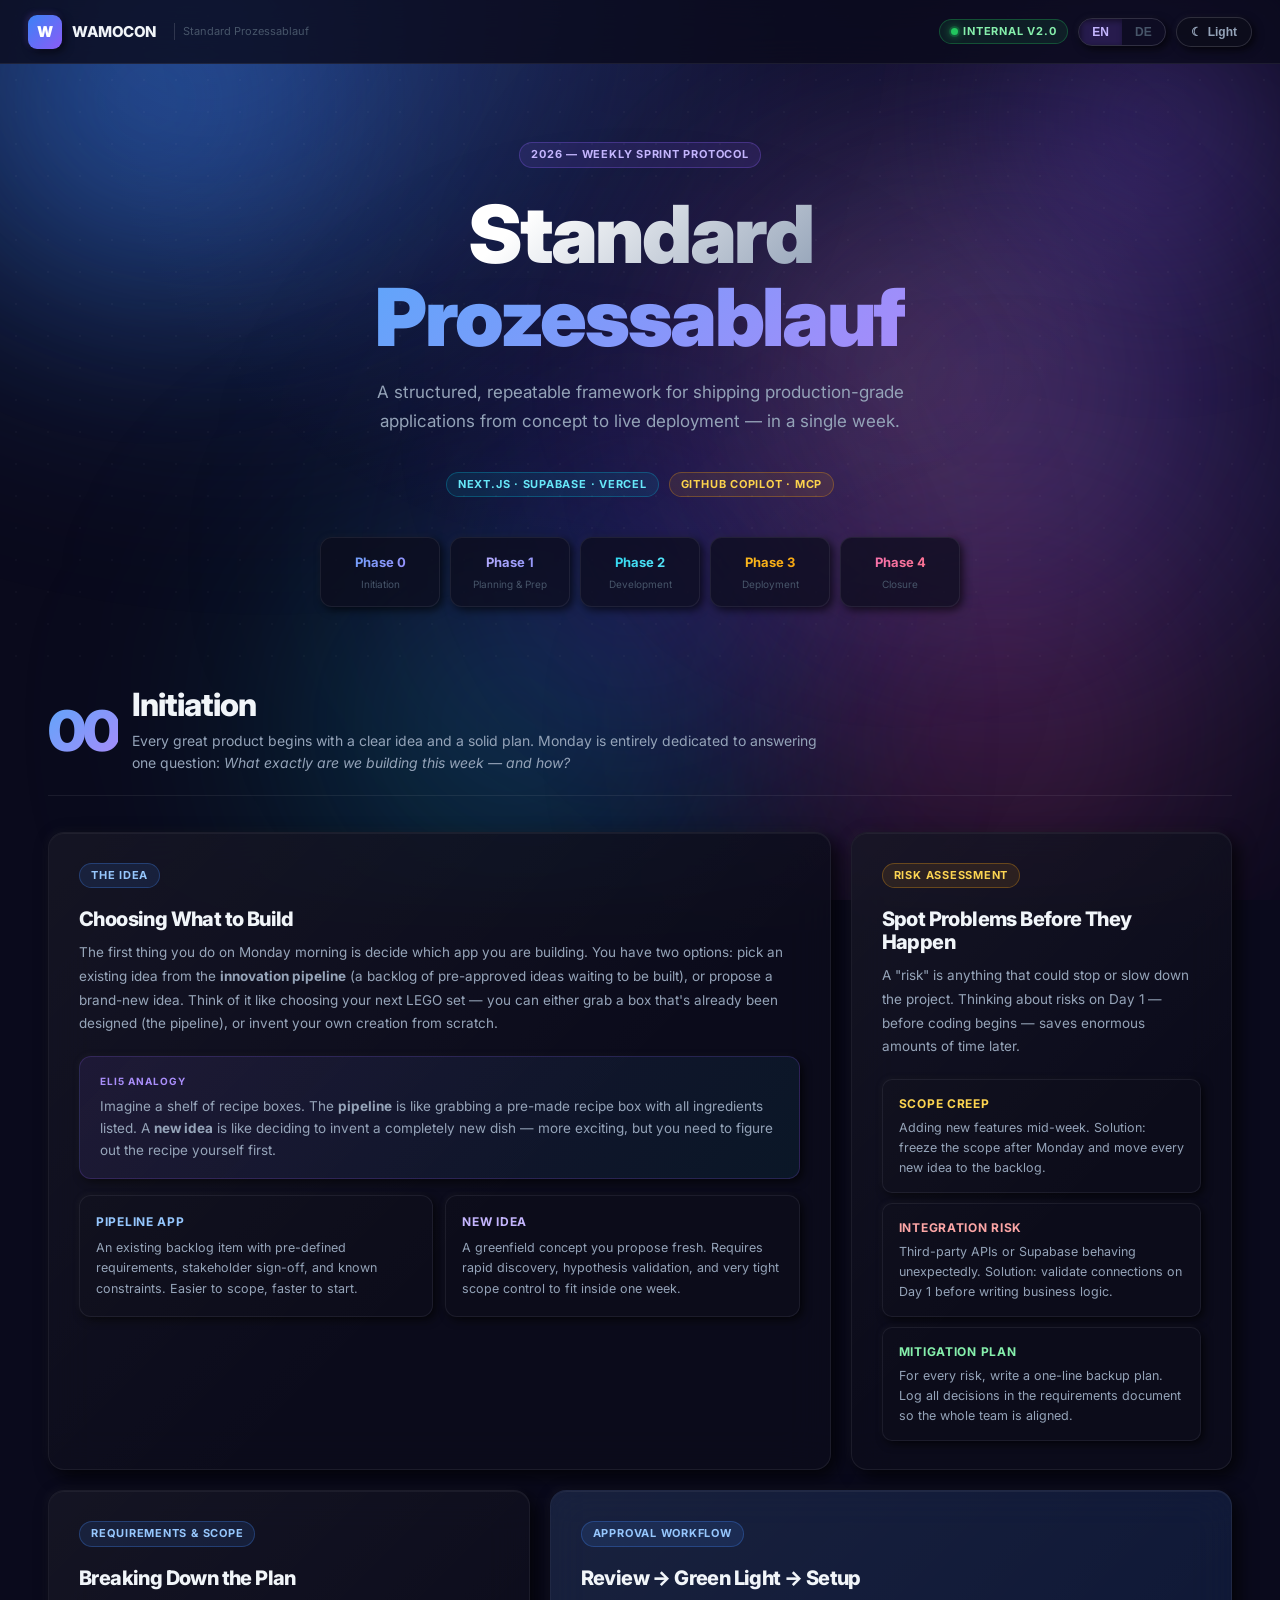
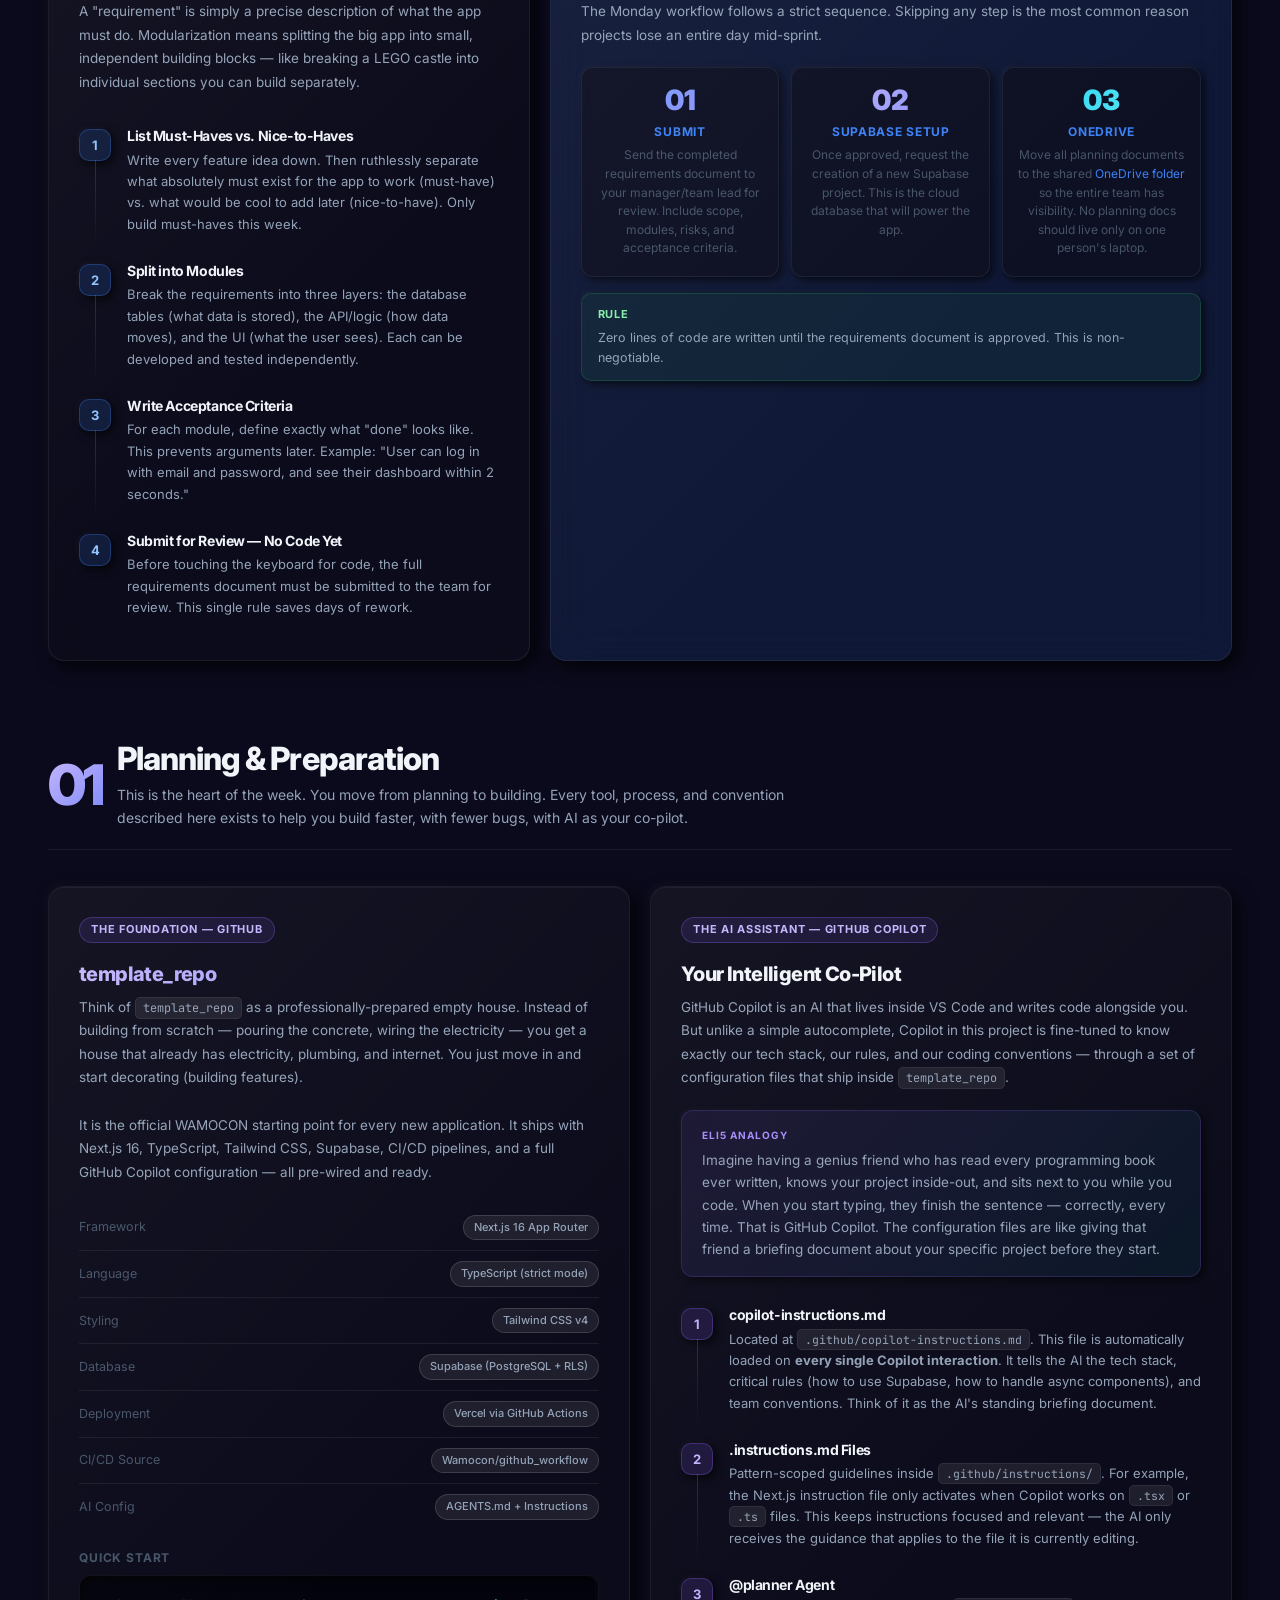
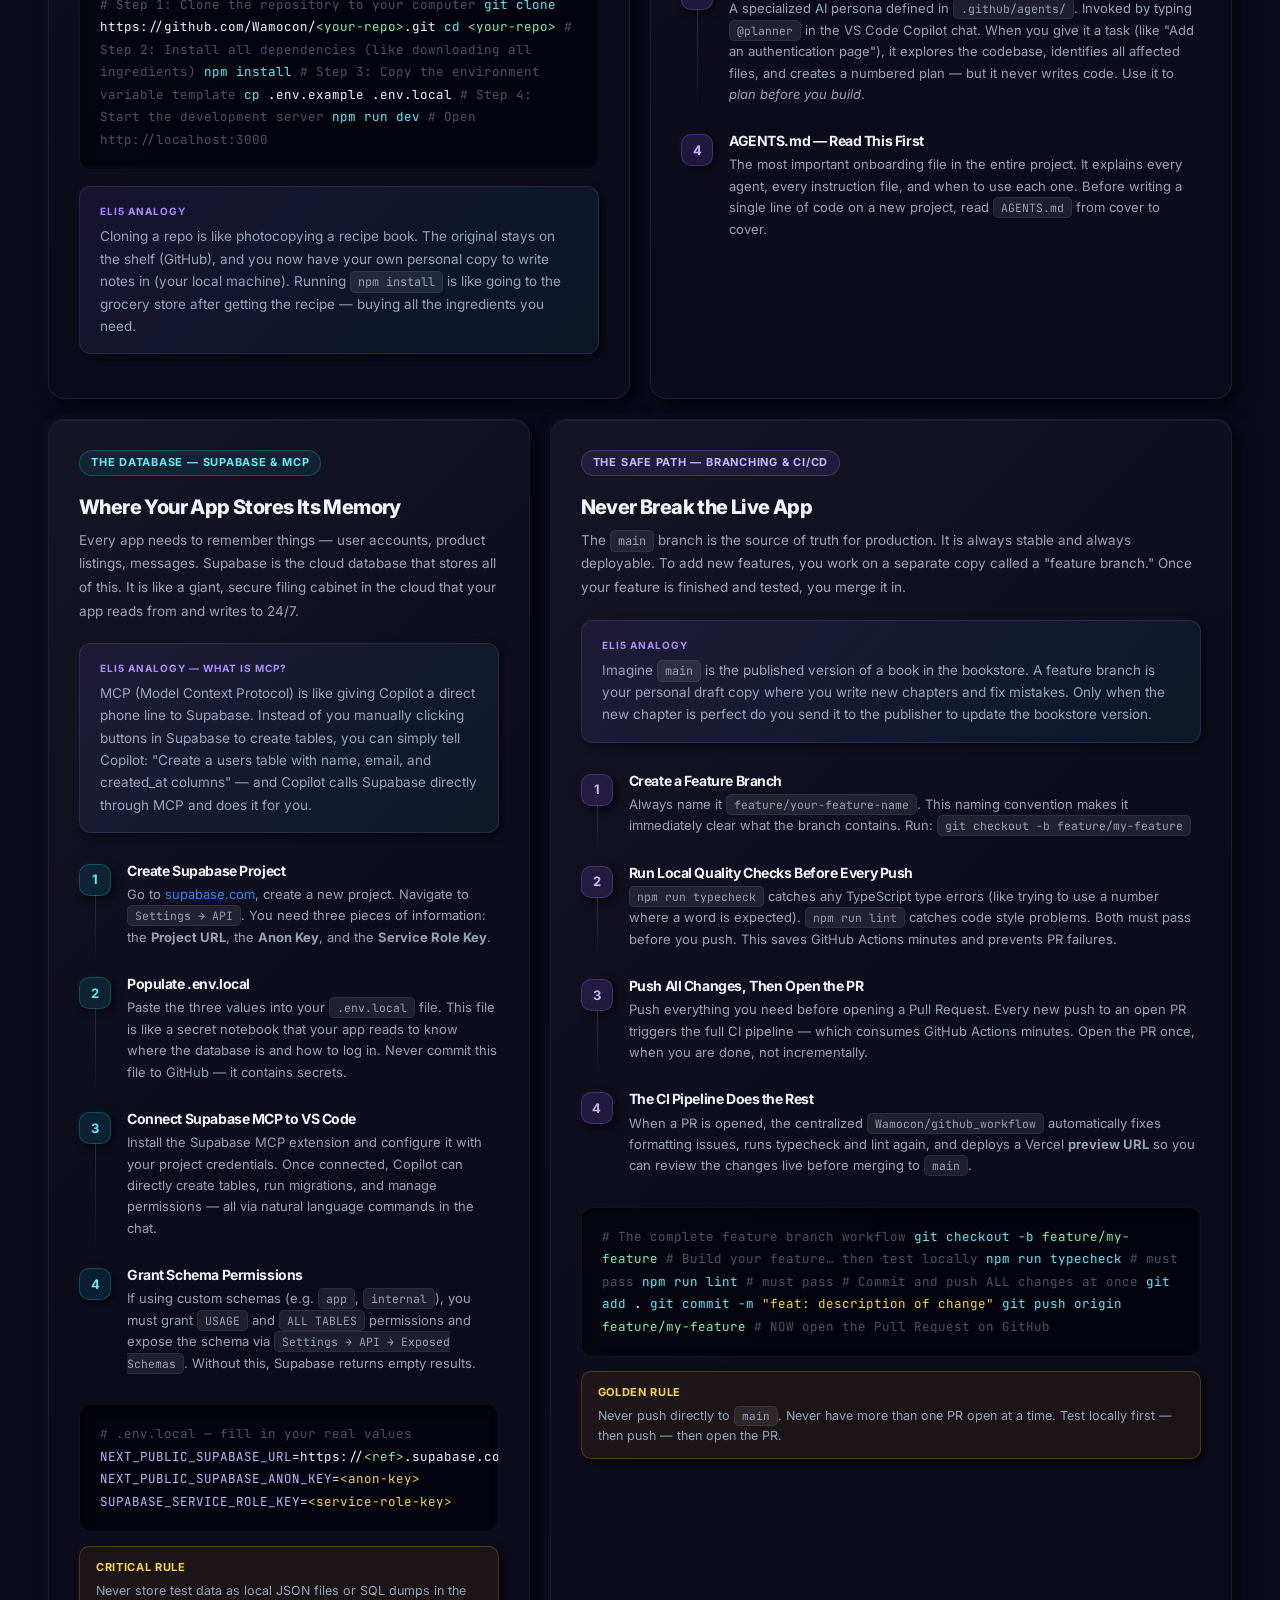
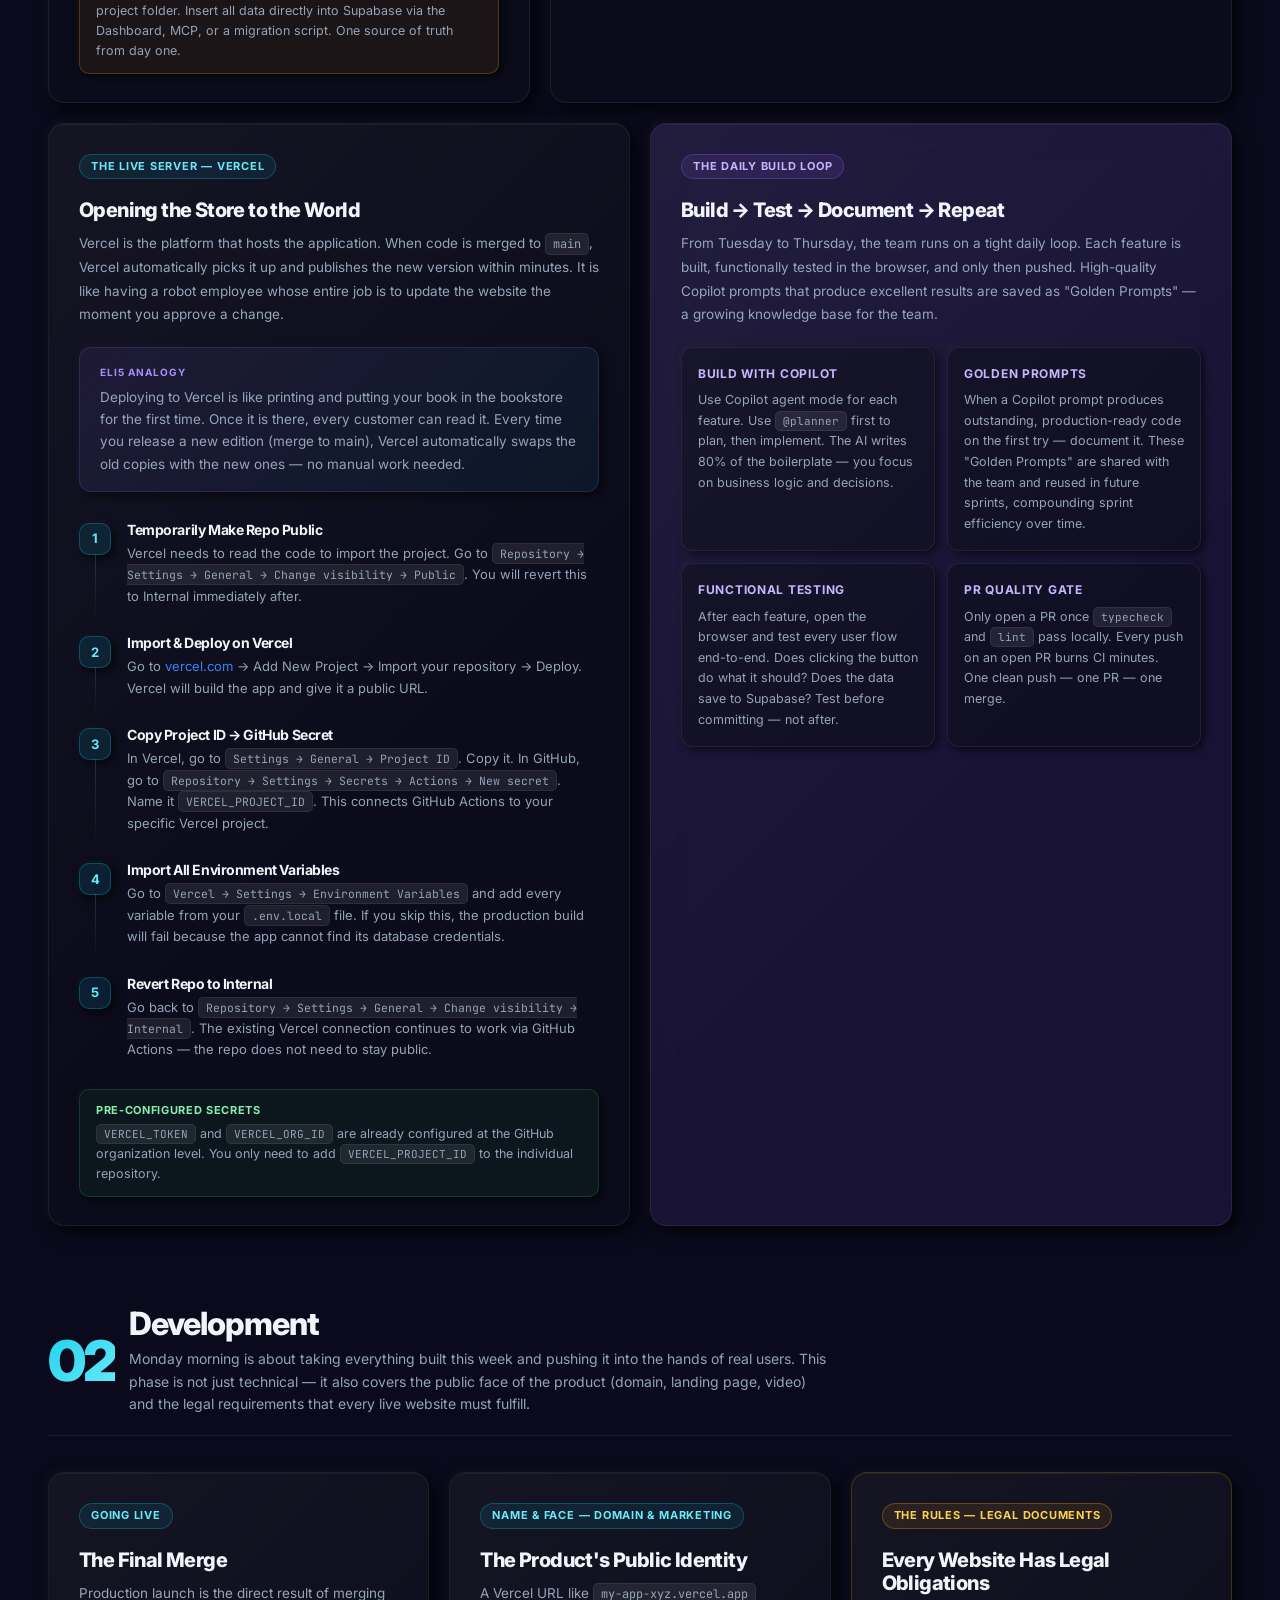
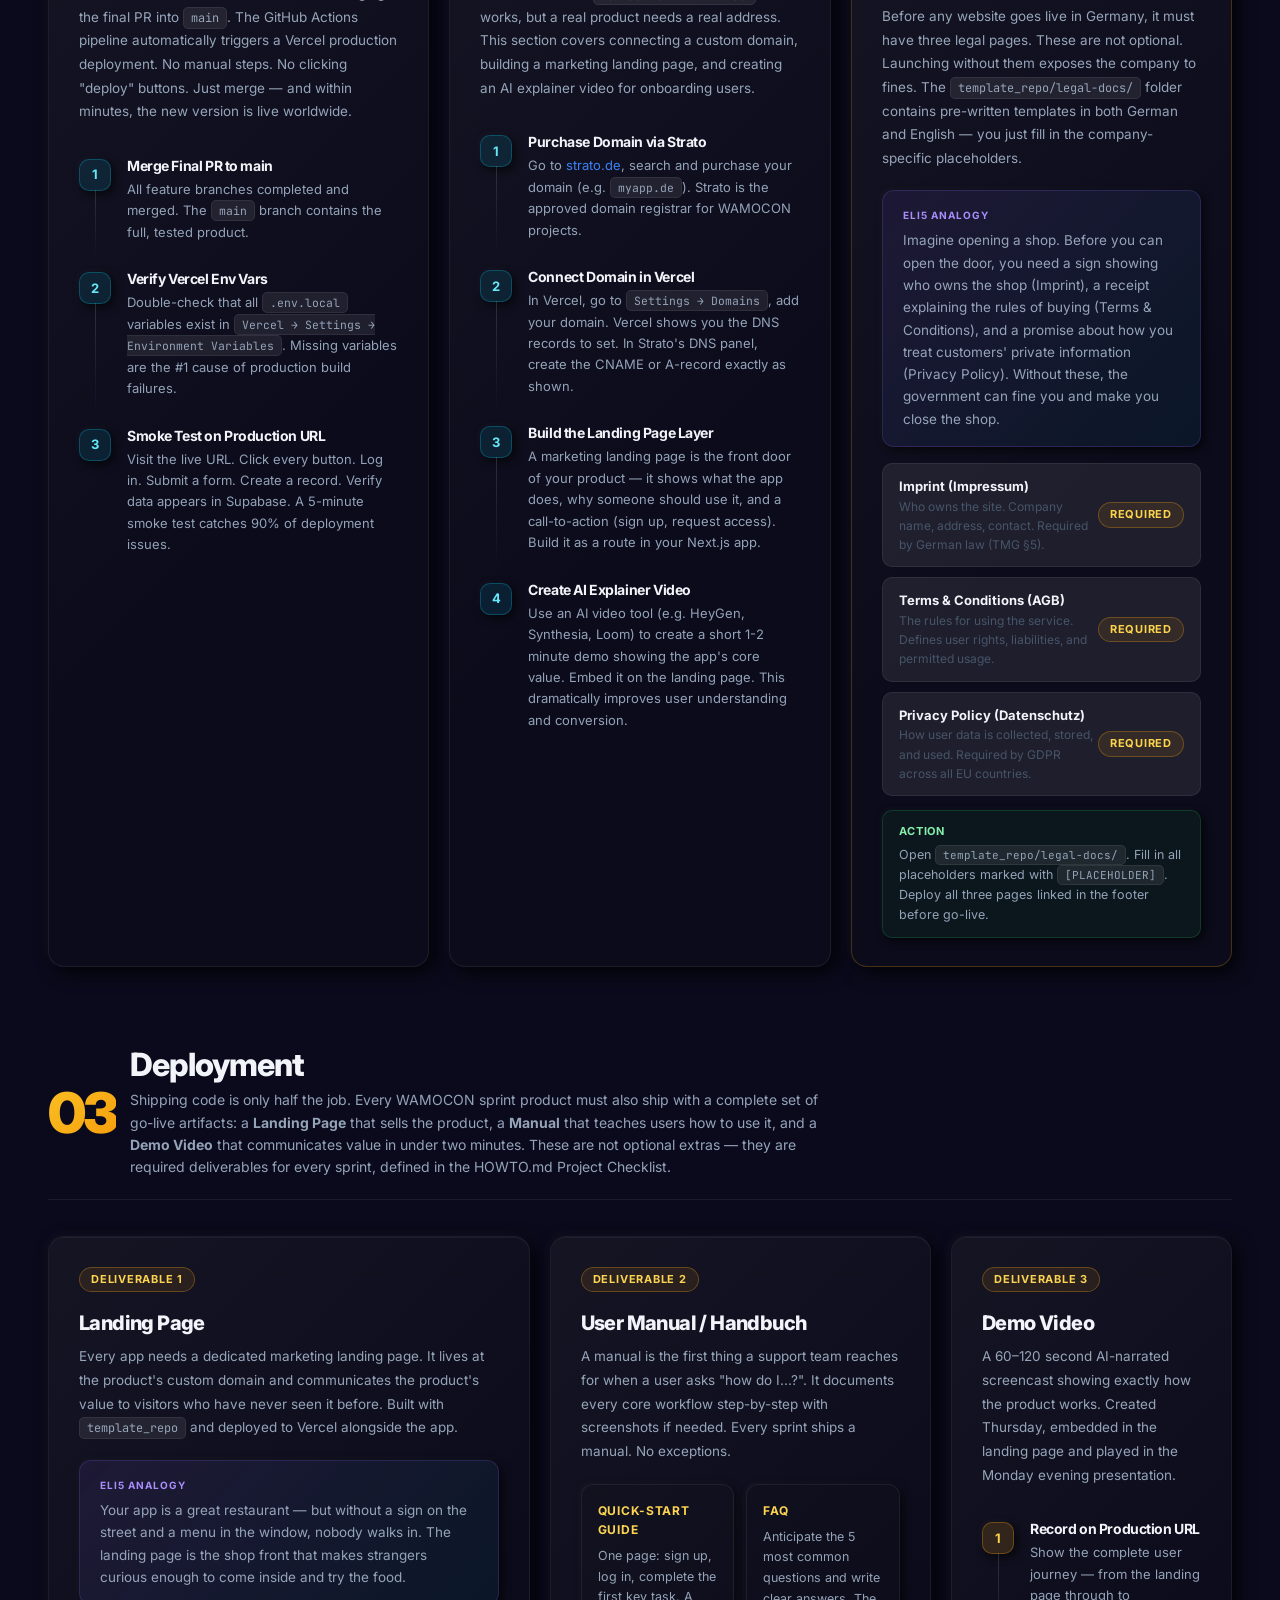
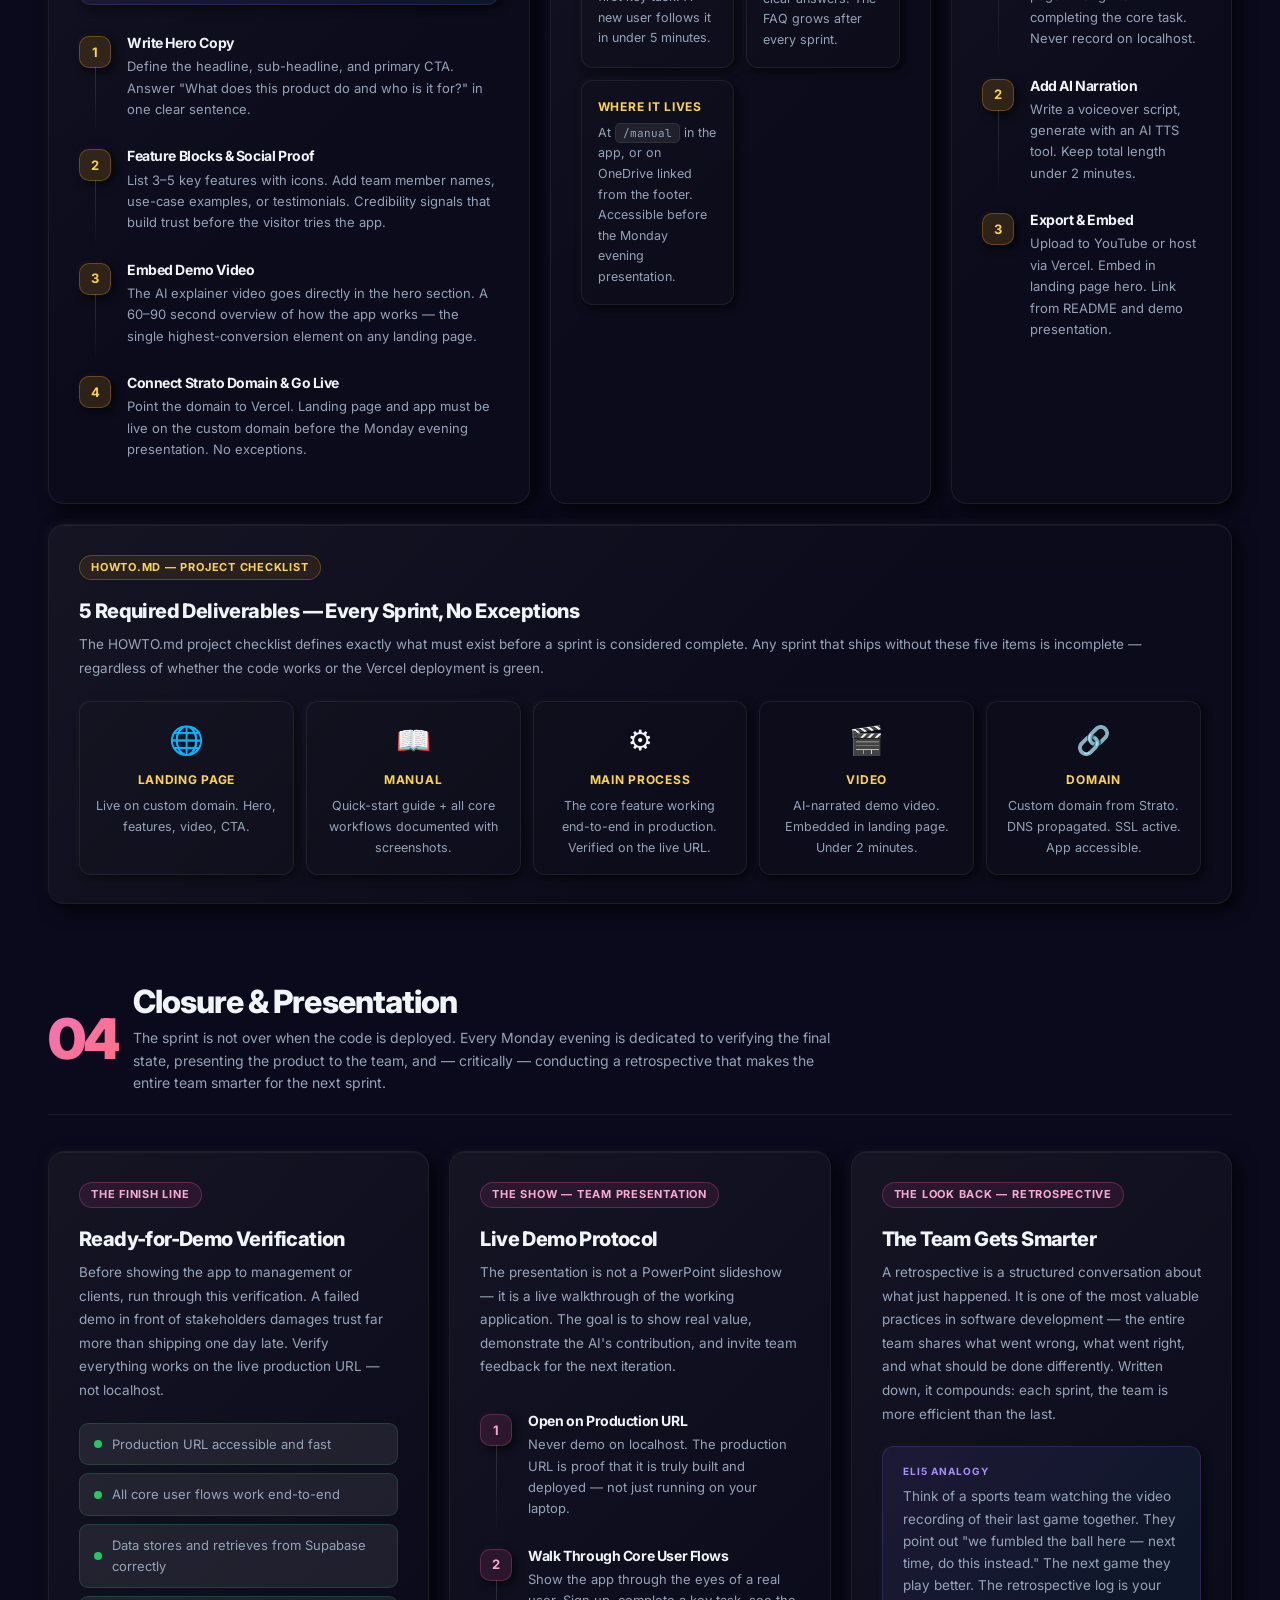
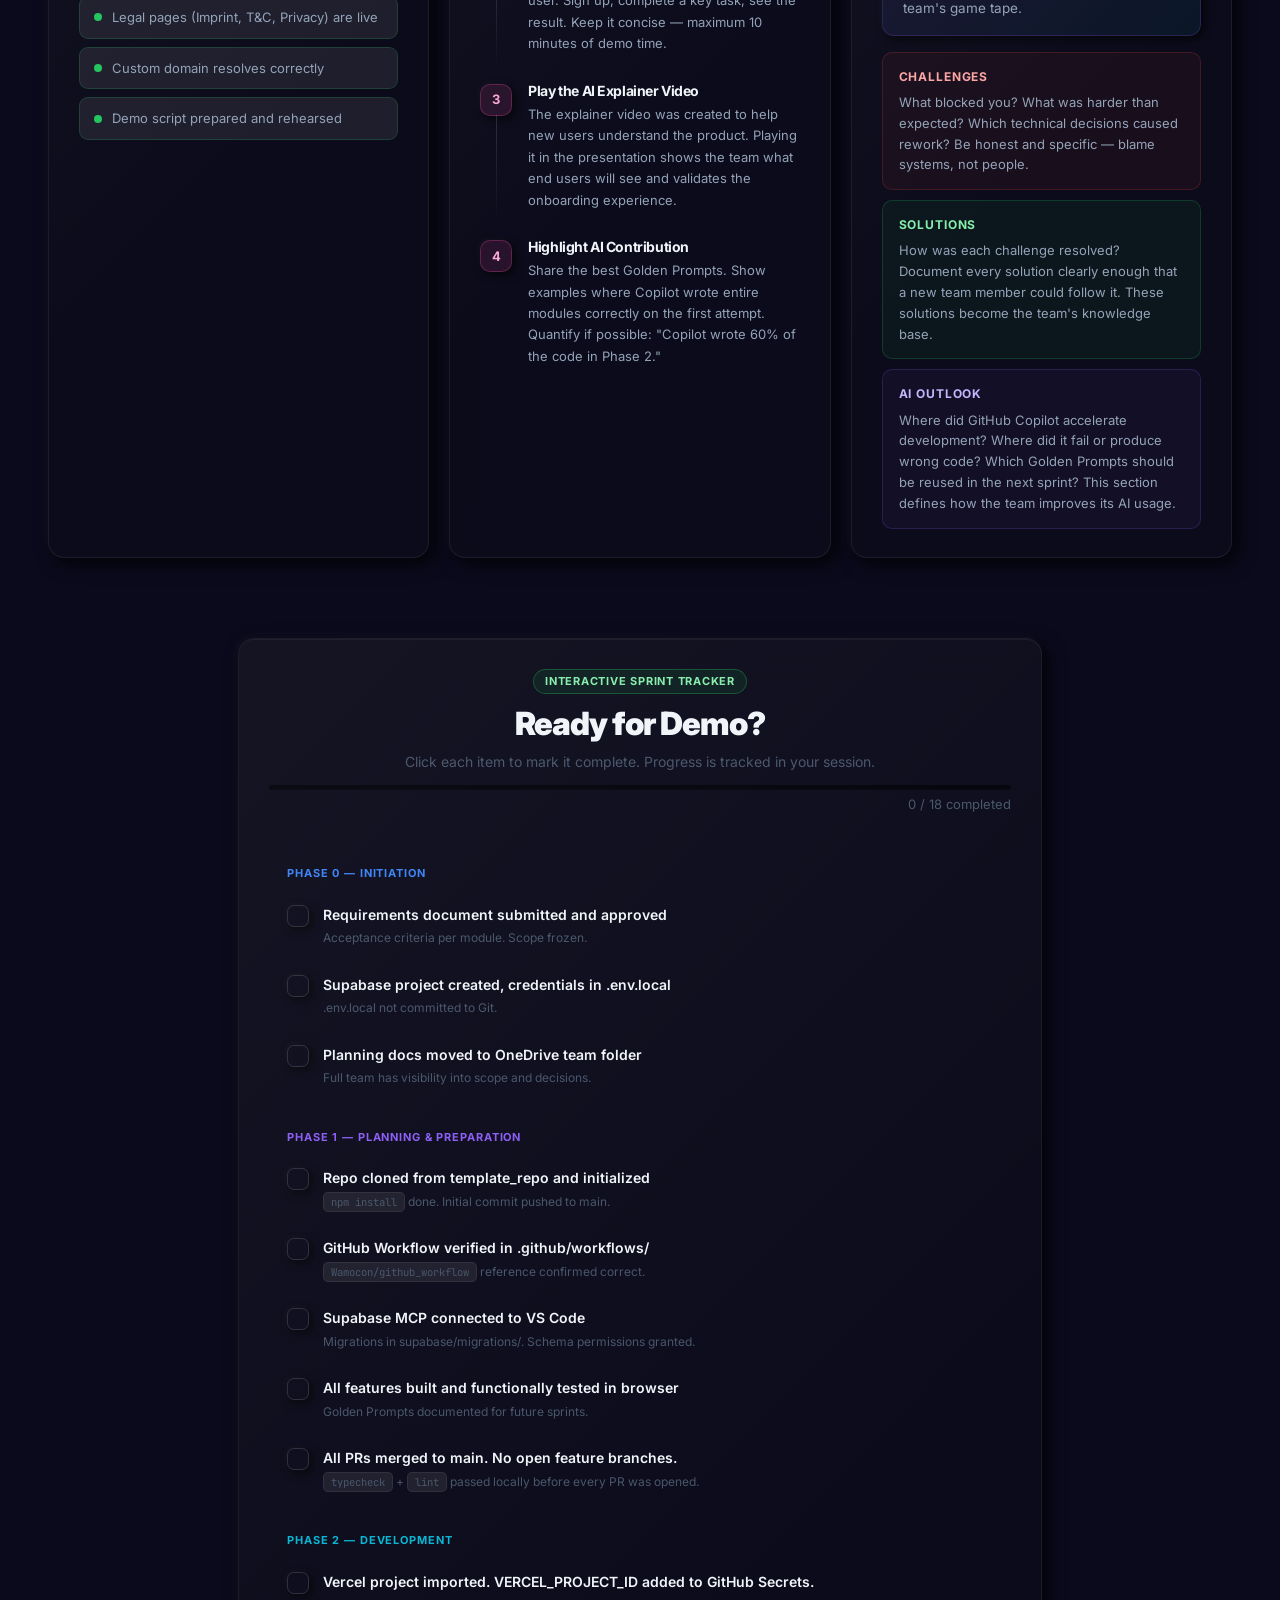
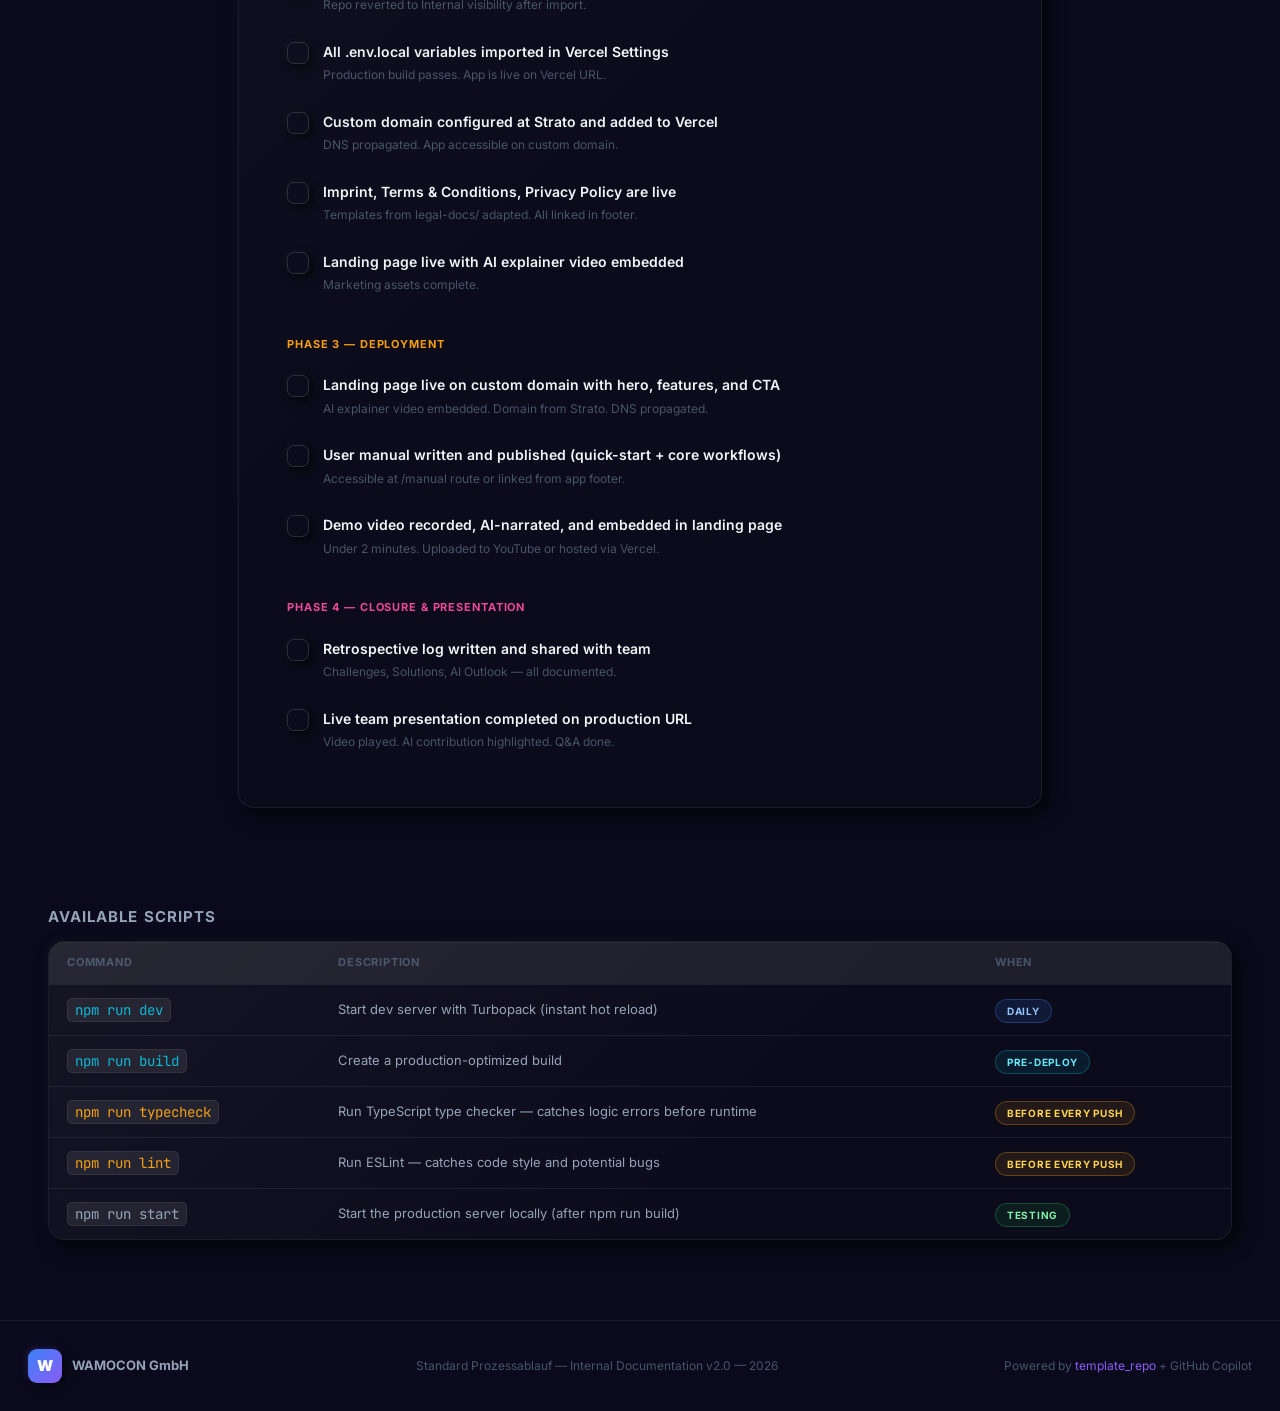
<file: index_deprecated.html>
﻿<!DOCTYPE html>
<!-- DEPRECATED FILE: Use index.html for the current production process documentation. -->
<html lang="en" data-theme="dark">
<head>
<meta charset="UTF-8"/>
<meta name="viewport" content="width=device-width,initial-scale=1.0"/>
<title>DEPRECATED — WAMOCON Standard Prozessablauf</title>
<link rel="preconnect" href="https://fonts.googleapis.com"/>
<link href="https://fonts.googleapis.com/css2?family=Inter:wght@300;400;500;600;700;800;900&family=JetBrains+Mono:wght@400;600&display=swap" rel="stylesheet"/>
<style>
/* ═══════════════════════════════════════════════════════════════
   WAMOCON Standard Prozessablauf — Clean Simple CSS (no blur/animation)
   ═══════════════════════════════════════════════════════════════ */
/* ─── ROOT VARIABLES ───────────────────────────────────────────── */
:root{
  --bg:#0a0a1c;--bg2:#0e0e24;--surface:rgba(255,255,255,0.05);--surface2:rgba(255,255,255,0.08);
  --border:rgba(255,255,255,0.07);--border2:rgba(255,255,255,0.14);
  --text:#f1f5f9;--text2:#94a3b8;--text3:#475569;
  --blue:#3b82f6;--violet:#8b5cf6;--cyan:#06b6d4;--pink:#ec4899;--green:#22c55e;--amber:#f59e0b;
  --blue-dim:rgba(59,130,246,0.12);--violet-dim:rgba(139,92,246,0.12);
  --cyan-dim:rgba(6,182,212,0.10);--pink-dim:rgba(236,72,153,0.10);
  --glow-blue:rgba(59,130,246,0.3);--glow-violet:rgba(139,92,246,0.3);
  --glow-cyan:rgba(6,182,212,0.25);--glow-pink:rgba(236,72,153,0.25);
  --radius:16px;--font:'Inter',system-ui,sans-serif;--mono:'JetBrains Mono',monospace;
  --shadow:0 20px 60px rgba(0,0,0,0.6);
  --neu:6px 6px 18px rgba(0,0,0,0.75),-3px -3px 10px rgba(255,255,255,0.03);
  --neu-sm:3px 3px 9px rgba(0,0,0,0.65),-2px -2px 6px rgba(255,255,255,0.03);
  --neu-inset:inset 4px 4px 10px rgba(0,0,0,0.65),inset -2px -2px 6px rgba(255,255,255,0.03);
  --neu-glow-blue:6px 6px 18px rgba(0,0,0,0.75),-3px -3px 10px rgba(59,130,246,0.08);
  --neu-glow-violet:6px 6px 18px rgba(0,0,0,0.75),-3px -3px 10px rgba(139,92,246,0.08);
  --neu-glow-cyan:6px 6px 18px rgba(0,0,0,0.75),-3px -3px 10px rgba(6,182,212,0.08);
  --neu-glow-pink:6px 6px 18px rgba(0,0,0,0.75),-3px -3px 10px rgba(236,72,153,0.08);
  --transition:0.35s cubic-bezier(0.4,0,0.2,1);
}
html[data-theme="light"]{
  --bg:#e8edf4;--bg2:#e2e8f2;--surface:rgba(255,255,255,0.75);--surface2:rgba(255,255,255,0.92);
  --border:rgba(0,0,0,0.07);--border2:rgba(0,0,0,0.12);
  --text:#0f172a;--text2:#334155;--text3:#64748b;
  --shadow:0 8px 30px rgba(0,0,0,0.08);
  --neu:4px 4px 12px rgba(163,177,198,0.6),-4px -4px 8px rgba(255,255,255,0.88);
  --neu-sm:3px 3px 8px rgba(163,177,198,0.5),-2px -2px 6px rgba(255,255,255,0.82);
  --neu-inset:inset 4px 4px 10px rgba(163,177,198,0.5),inset -2px -2px 8px rgba(255,255,255,0.78);
  --neu-glow-blue:4px 4px 12px rgba(163,177,198,0.6),-4px -4px 8px rgba(59,130,246,0.08);
  --neu-glow-violet:4px 4px 12px rgba(163,177,198,0.6),-4px -4px 8px rgba(139,92,246,0.08);
  --neu-glow-cyan:4px 4px 12px rgba(163,177,198,0.6),-4px -4px 8px rgba(6,182,212,0.08);
  --neu-glow-pink:4px 4px 12px rgba(163,177,198,0.6),-4px -4px 8px rgba(236,72,153,0.08);
}
/* ─── RESET & BASE ─────────────────────────────────────────────── */
*,*::before,*::after{box-sizing:border-box;margin:0;padding:0}
html{scroll-behavior:smooth}
body{
  font-family:var(--font);background:var(--bg);color:var(--text);
  line-height:1.6;overflow-x:hidden;
  transition:background var(--transition),color var(--transition);
  -webkit-font-smoothing:antialiased;
  -moz-osx-font-smoothing:grayscale;
  text-rendering:optimizeLegibility;
}
::-webkit-scrollbar{width:4px}
::-webkit-scrollbar-track{background:transparent}
::-webkit-scrollbar-thumb{background:rgba(139,92,246,0.4);border-radius:2px}
/* ─── TYPOGRAPHY ──────────────────────────────────────────────── */
h1,h2,h3,h4{letter-spacing:-0.03em;line-height:1.15}
a{color:var(--blue);text-decoration:none;transition:color 0.2s}
a:hover{color:var(--cyan)}
code{font-family:var(--mono);font-size:0.88em;background:var(--surface2);
  padding:2px 7px;border-radius:5px;border:1px solid var(--border)}
/* ─── GLASS CARD ──────────────────────────────────────────────── */
.card{
  background:rgba(13,13,28,0.82);border:1px solid var(--border);
  border-radius:var(--radius);backdrop-filter:blur(20px);
  -webkit-backdrop-filter:blur(20px);
  position:relative;overflow:hidden;
  box-shadow:var(--neu),inset 0 1px 0 rgba(255,255,255,0.05);
  transition:transform var(--transition),border-color var(--transition),box-shadow var(--transition);
}
.card::before{
  content:'';position:absolute;inset:0;
  background:linear-gradient(135deg,rgba(255,255,255,0.04),transparent 60%);
  pointer-events:none;border-radius:inherit;
}
html[data-theme="light"] .card{background:rgba(240,244,250,0.88);box-shadow:var(--neu),inset 0 1px 0 rgba(255,255,255,0.95)}
.card:hover{transform:translateY(-3px);box-shadow:10px 10px 28px rgba(0,0,0,0.8),-4px -4px 14px rgba(255,255,255,0.04),inset 0 1px 0 rgba(255,255,255,0.07)}
.card.p1:hover{border-color:rgba(59,130,246,0.4);box-shadow:8px 8px 24px rgba(0,0,0,0.75),-3px -3px 10px rgba(59,130,246,0.12),0 0 32px rgba(59,130,246,0.18),inset 0 1px 0 rgba(59,130,246,0.1)}
.card.p2:hover{border-color:rgba(139,92,246,0.4);box-shadow:8px 8px 24px rgba(0,0,0,0.75),-3px -3px 10px rgba(139,92,246,0.12),0 0 32px rgba(139,92,246,0.18),inset 0 1px 0 rgba(139,92,246,0.1)}
.card.p3:hover{border-color:rgba(6,182,212,0.4);box-shadow:8px 8px 24px rgba(0,0,0,0.75),-3px -3px 10px rgba(6,182,212,0.12),0 0 32px rgba(6,182,212,0.18),inset 0 1px 0 rgba(6,182,212,0.1)}
.card.p5:hover{border-color:rgba(236,72,153,0.4);box-shadow:8px 8px 24px rgba(0,0,0,0.75),-3px -3px 10px rgba(236,72,153,0.12),0 0 32px rgba(236,72,153,0.18),inset 0 1px 0 rgba(236,72,153,0.1)}
/* ─── BADGES ──────────────────────────────────────────────────── */
.badge{
  display:inline-flex;align-items:center;gap:5px;
  padding:3px 11px;border-radius:100px;
  font-size:11px;font-weight:700;letter-spacing:0.07em;text-transform:uppercase;
}
.b-blue{background:rgba(59,130,246,0.12);border:1px solid rgba(59,130,246,0.3);color:#93c5fd}
.b-violet{background:rgba(139,92,246,0.12);border:1px solid rgba(139,92,246,0.3);color:#c4b5fd}
.b-cyan{background:rgba(6,182,212,0.10);border:1px solid rgba(6,182,212,0.3);color:#67e8f9}
.b-pink{background:rgba(236,72,153,0.10);border:1px solid rgba(236,72,153,0.3);color:#f9a8d4}
.b-green{background:rgba(34,197,94,0.10);border:1px solid rgba(34,197,94,0.3);color:#86efac}
.b-amber{background:rgba(245,158,11,0.10);border:1px solid rgba(245,158,11,0.3);color:#fcd34d}
html[data-theme="light"] .b-blue{color:#1d4ed8}
html[data-theme="light"] .b-violet{color:#6d28d9}
html[data-theme="light"] .b-cyan{color:#0e7490}
html[data-theme="light"] .b-pink{color:#be185d}
html[data-theme="light"] .b-green{color:#15803d}
html[data-theme="light"] .b-amber{color:#b45309}
/* ─── GRAD TEXT ───────────────────────────────────────────────── */
.gt-blue{background:linear-gradient(135deg,#60a5fa,#a78bfa);-webkit-background-clip:text;-webkit-text-fill-color:transparent;background-clip:text}
.gt-violet{background:linear-gradient(135deg,#c4b5fd,#818cf8);-webkit-background-clip:text;-webkit-text-fill-color:transparent;background-clip:text}
.gt-cyan{background:linear-gradient(135deg,#22d3ee,#67e8f9);-webkit-background-clip:text;-webkit-text-fill-color:transparent;background-clip:text}
.gt-pink{background:linear-gradient(135deg,#f472b6,#fb7185);-webkit-background-clip:text;-webkit-text-fill-color:transparent;background-clip:text}
.gt-main{background:linear-gradient(135deg,#fff 20%,#94a3b8);-webkit-background-clip:text;-webkit-text-fill-color:transparent;background-clip:text}
html[data-theme="light"] .gt-main{background:linear-gradient(135deg,#0f172a 20%,#334155);-webkit-background-clip:text;-webkit-text-fill-color:transparent;background-clip:text}
/* ─── ANALOGY BOX ─────────────────────────────────────────────── */
.analogy{
  padding:16px 20px;border-radius:12px;
  background:linear-gradient(135deg,rgba(139,92,246,0.1),rgba(6,182,212,0.07));
  border:1px solid rgba(139,92,246,0.2);margin:16px 0;
  box-shadow:var(--neu-sm);
}
.analogy .label{font-size:10px;font-weight:700;letter-spacing:0.1em;text-transform:uppercase;color:#a78bfa;margin-bottom:6px}
.analogy p{font-size:13.5px;color:var(--text2);line-height:1.65}
html[data-theme="light"] .analogy{background:linear-gradient(135deg,rgba(139,92,246,0.05),rgba(6,182,212,0.04))}
/* ─── CODE BLOCK ──────────────────────────────────────────────── */
.codeblock{
  background:rgba(4,4,14,0.92);border:1px solid rgba(255,255,255,0.05);
  border-radius:12px;padding:18px 20px;font-family:var(--mono);
  font-size:12.5px;line-height:1.8;overflow-x:auto;
  box-shadow:var(--neu-inset);
}
html[data-theme="light"] .codeblock{background:rgba(15,23,42,0.9);border-color:rgba(255,255,255,0.08)}
.codeblock .c-cmd{color:#67e8f9}.codeblock .c-flag{color:#c4b5fd}
.codeblock .c-path{color:#86efac}.codeblock .c-comment{color:#475569}
.codeblock .c-val{color:#fcd34d}
/* ─── STEP LIST ───────────────────────────────────────────────── */
.steps{display:flex;flex-direction:column;gap:0}
.step{display:flex;gap:16px;padding:14px 0;position:relative}
.step::after{content:'';position:absolute;left:16px;top:46px;bottom:0;width:1px;background:linear-gradient(180deg,var(--border2),transparent)}
.step:last-child::after{display:none}
.step-n{
  min-width:32px;height:32px;border-radius:10px;
  display:flex;align-items:center;justify-content:center;
  font-size:13px;font-weight:700;flex-shrink:0;margin-top:1px;
}
.sn-blue{background:rgba(59,130,246,0.15);color:#93c5fd;border:1px solid rgba(59,130,246,0.3);box-shadow:var(--neu-sm)}
.sn-violet{background:rgba(139,92,246,0.15);color:#c4b5fd;border:1px solid rgba(139,92,246,0.3);box-shadow:var(--neu-sm)}
.sn-cyan{background:rgba(6,182,212,0.12);color:#67e8f9;border:1px solid rgba(6,182,212,0.3);box-shadow:var(--neu-sm)}
.sn-pink{background:rgba(236,72,153,0.12);color:#f9a8d4;border:1px solid rgba(236,72,153,0.3);box-shadow:var(--neu-sm)}
.step-body h4{font-size:14px;font-weight:700;color:var(--text);margin-bottom:5px}
.step-body p{font-size:13px;color:var(--text2);line-height:1.65}
/* ─── INFO ROWS ───────────────────────────────────────────────── */
.info-row{display:flex;align-items:center;justify-content:space-between;padding:10px 0;border-bottom:1px solid var(--border)}
.info-row:last-child{border-bottom:none}
.info-row .irl{font-size:12.5px;color:var(--text3)}
.tag{display:inline-flex;padding:3px 10px;border-radius:100px;font-size:11px;font-weight:500;background:var(--surface2);border:1px solid var(--border2);color:var(--text2)}
/* ─── WARN BOX ────────────────────────────────────────────────── */
.warn{background:rgba(245,158,11,0.07);border:1px solid rgba(245,158,11,0.25);border-radius:10px;padding:12px 16px;box-shadow:var(--neu-sm)}
.warn .wl{font-size:11px;font-weight:700;color:#fcd34d;margin-bottom:4px;text-transform:uppercase;letter-spacing:0.06em}
.warn p{font-size:12.5px;color:var(--text2);line-height:1.6}
.note{background:rgba(34,197,94,0.06);border:1px solid rgba(34,197,94,0.2);border-radius:10px;padding:12px 16px;box-shadow:var(--neu-sm)}
.note .nl{font-size:11px;font-weight:700;color:#86efac;margin-bottom:4px;text-transform:uppercase;letter-spacing:0.06em}
.note p{font-size:12.5px;color:var(--text2);line-height:1.6}
/* ─── NAV ─────────────────────────────────────────────────────── */
#nav{
  position:fixed;top:0;left:0;right:0;z-index:100;
  display:flex;align-items:center;justify-content:space-between;
  padding:0 28px;height:64px;
  background:rgba(10,10,28,0.8);
  backdrop-filter:blur(24px);-webkit-backdrop-filter:blur(24px);
  border-bottom:1px solid var(--border);
  box-shadow:0 4px 24px rgba(0,0,0,0.55),inset 0 1px 0 rgba(255,255,255,0.04),inset 0 -1px 0 rgba(255,255,255,0.02);
  transition:background var(--transition),box-shadow var(--transition);
}
html[data-theme="light"] #nav{background:rgba(248,250,252,0.75)}
.nav-logo{display:flex;align-items:center;gap:10px}
.nav-logo-mark{
  width:34px;height:34px;border-radius:9px;
  background:linear-gradient(135deg,#3b82f6,#8b5cf6);
  display:flex;align-items:center;justify-content:center;
  font-size:15px;font-weight:900;color:#fff;flex-shrink:0;
  box-shadow:3px 3px 8px rgba(0,0,0,0.55),-2px -2px 6px rgba(139,92,246,0.2);
}
.nav-logo span{font-size:15px;font-weight:800;color:var(--text);letter-spacing:-0.5px}
.nav-logo small{font-size:11px;color:var(--text3);margin-left:8px;padding-left:8px;border-left:1px solid var(--border2)}
.nav-right{display:flex;align-items:center;gap:10px}
/* ─── TOGGLE BUTTONS ──────────────────────────────────────────── */
.toggle-btn{
  display:flex;align-items:center;gap:6px;
  padding:7px 14px;border-radius:100px;font-size:12px;font-weight:600;
  border:1px solid var(--border2);background:rgba(13,13,28,0.85);
  color:var(--text2);cursor:pointer;
  box-shadow:var(--neu-sm);
  transition:all 0.2s;user-select:none;
}
.toggle-btn:hover{background:rgba(18,18,38,0.95);color:var(--text);border-color:rgba(139,92,246,0.4);box-shadow:4px 4px 12px rgba(0,0,0,0.7),-2px -2px 7px rgba(139,92,246,0.09)}
.toggle-btn.active{background:rgba(139,92,246,0.15);border-color:rgba(139,92,246,0.4);color:#c4b5fd;box-shadow:var(--neu-inset)}
.lang-grp{display:flex;border:1px solid var(--border2);border-radius:100px;overflow:hidden;box-shadow:var(--neu-sm)}
.lang-btn{
  padding:6px 13px;font-size:12px;font-weight:600;cursor:pointer;
  background:transparent;border:none;color:var(--text3);
  transition:all 0.2s;
}
.lang-btn.active{background:rgba(139,92,246,0.2);color:#c4b5fd;box-shadow:inset 2px 2px 6px rgba(0,0,0,0.5)}
/* ─── LIVE DOT ────────────────────────────────────────────────── */
.live-dot{
  width:7px;height:7px;border-radius:50%;background:#22c55e;
  box-shadow:0 0 0 2px rgba(34,197,94,0.2),0 0 8px #22c55e;
  animation:pulse 2s infinite;
}
@keyframes pulse{0%,100%{box-shadow:0 0 0 2px rgba(34,197,94,0.2),0 0 6px #22c55e}50%{box-shadow:0 0 0 4px rgba(34,197,94,0.1),0 0 14px #22c55e}}
/* ─── HERO ────────────────────────────────────────────────────── */
#hero{
  position:relative;padding:140px 28px 80px;text-align:center;
  background-image:radial-gradient(circle at 50% 0%,rgba(99,102,241,0.12),transparent 60%);
  overflow:hidden;
}
#hero::after{
  content:'';position:absolute;inset:0;
  background-image:radial-gradient(circle,rgba(255,255,255,0.08) 1px,transparent 1px);
  background-size:32px 32px;pointer-events:none;opacity:0.35;
}
html[data-theme="light"] #hero::after{opacity:0.15}
.hero-inner{position:relative;z-index:1;max-width:820px;margin:0 auto}
.hero-kicker{display:inline-flex;align-items:center;gap:8px;margin-bottom:24px}
.hero-h1{font-size:clamp(40px,7vw,80px);font-weight:900;line-height:1.04;margin-bottom:20px}
.hero-sub{font-size:17px;color:var(--text2);max-width:580px;margin:0 auto 36px;line-height:1.7}
.week-bar{display:grid;grid-template-columns:repeat(5,1fr);gap:10px;max-width:640px;margin:0 auto}
.week-col{
  padding:14px 10px;border-radius:12px;text-align:center;
  background:rgba(13,13,28,0.75);border:1px solid var(--border);
  box-shadow:var(--neu-sm);
  transition:all 0.2s;
}
.week-col:hover{transform:translateY(-2px);border-color:var(--border2);box-shadow:5px 5px 16px rgba(0,0,0,0.7),-3px -3px 9px rgba(59,130,246,0.07)}
.week-col .day{font-size:10px;color:var(--text3);font-weight:700;text-transform:uppercase;letter-spacing:0.08em;margin-bottom:5px}
.week-col .ph{font-size:13px;font-weight:700;margin-bottom:3px}
.week-col .desc{font-size:10px;color:var(--text3)}
/* ─── PHASE SECTION ───────────────────────────────────────────── */
.phase-section{max-width:1240px;margin:0 auto;padding:0 28px 80px}
.phase-head{display:flex;align-items:center;gap:14px;margin-bottom:36px;padding-bottom:20px;border-bottom:1px solid var(--border)}
.phase-head .ph-num{font-size:56px;font-weight:900;line-height:1;color:var(--border2);letter-spacing:-3px;flex-shrink:0}
.phase-head .ph-info .ph-day{font-size:11px;color:var(--text3);font-weight:600;text-transform:uppercase;letter-spacing:0.08em;margin-bottom:4px}
.phase-head .ph-info h2{font-size:clamp(22px,3vw,32px);font-weight:800}
.phase-head .ph-info p{font-size:14px;color:var(--text2);margin-top:6px;max-width:700px;line-height:1.6}
/* ─── GRID LAYOUTS ────────────────────────────────────────────── */
.grid12{display:grid;grid-template-columns:repeat(12,1fr);gap:20px}
.col8{grid-column:span 8}.col6{grid-column:span 6}.col5{grid-column:span 5}.col7{grid-column:span 7}.col4{grid-column:span 4}.col3{grid-column:span 3}.col12{grid-column:span 12}
@media(max-width:900px){.col8,.col6,.col5,.col7,.col4,.col3,.col12{grid-column:span 12}.grid12{grid-template-columns:1fr}.week-bar{grid-template-columns:1fr 1fr}}
@media(max-width:500px){.week-bar{grid-template-columns:1fr}.nav-logo small,.live-dot+span{display:none}}
/* ─── CARD INNER ─────────────────────────────────────────────── */
.card-pad{padding:28px 30px}
.card-intro{font-size:13.5px;color:var(--text2);line-height:1.75;margin:10px 0 20px}
.card-title{font-size:20px;font-weight:800;color:var(--text);margin:8px 0 4px}
/* ─── CONCEPT GRID ────────────────────────────────────────────── */
.con-grid{display:grid;grid-template-columns:1fr 1fr;gap:12px}
.con-item{padding:16px;border-radius:12px;border:1px solid var(--border);background:rgba(13,13,28,0.7);box-shadow:var(--neu-sm)}
.con-item .con-title{font-size:12px;font-weight:700;text-transform:uppercase;letter-spacing:0.06em;margin-bottom:7px}
.con-item p{font-size:12.5px;color:var(--text2);line-height:1.65}
@media(max-width:600px){.con-grid{grid-template-columns:1fr}}
/* ─── RISK CARDS ─────────────────────────────────────────────── */
.risk-item{padding:14px 16px;border-radius:10px;border:1px solid var(--border);background:rgba(13,13,28,0.7);margin-bottom:10px;box-shadow:var(--neu-sm)}
.risk-item:last-child{margin-bottom:0}
.risk-title{font-size:12px;font-weight:700;text-transform:uppercase;letter-spacing:0.06em;margin-bottom:5px}
.risk-item p{font-size:12.5px;color:var(--text2);line-height:1.6}
/* ─── FLOW STEPS (horizontal) ────────────────────────────────── */
.flow-grid{display:grid;grid-template-columns:repeat(3,1fr);gap:12px}
.flow-item{text-align:center;padding:18px 14px;border-radius:12px;border:1px solid var(--border);background:rgba(13,13,28,0.7);box-shadow:var(--neu-sm)}
.flow-item .flow-n{font-size:28px;font-weight:900;line-height:1;margin-bottom:8px;color:var(--text3)}
.flow-item .flow-label{font-size:12px;font-weight:700;text-transform:uppercase;letter-spacing:0.06em;color:var(--blue);margin-bottom:5px}
.flow-item p{font-size:12px;color:var(--text3);line-height:1.55}
@media(max-width:600px){.flow-grid{grid-template-columns:1fr}}
/* ─── SCROLL REVEAL ───────────────────────────────────────────── */
.reveal{opacity:0;transform:translateY(28px);transition:opacity 0.65s ease,transform 0.65s ease}
.reveal.visible{opacity:1;transform:translateY(0)}
/* ─── PROGRESS TRACKER ────────────────────────────────────────── */
#progress-wrap{max-width:860px;margin:0 auto;padding:0 28px 100px}
.prog-header{text-align:center;margin-bottom:36px}
.prog-bar-wrap{background:rgba(5,5,18,0.9);border-radius:999px;height:5px;overflow:hidden;margin:12px 0 4px;box-shadow:inset 2px 2px 5px rgba(0,0,0,0.7),inset -1px -1px 3px rgba(255,255,255,0.02)}
.prog-bar{height:100%;border-radius:999px;background:linear-gradient(90deg,var(--blue),var(--violet));transition:width 0.45s ease;box-shadow:0 0 10px rgba(139,92,246,0.5)}
.prog-label{font-size:13px;color:var(--text3);text-align:right}
.check-group{margin-bottom:14px}
.check-section-title{font-size:11px;font-weight:700;text-transform:uppercase;letter-spacing:0.08em;padding:14px 18px 8px;color:var(--text3)}
.chk-item{
  display:flex;align-items:flex-start;gap:14px;
  padding:13px 18px;border-radius:10px;cursor:pointer;
  transition:background 0.15s;user-select:none;
}
.chk-item:hover{background:var(--surface2)}
.chk-item.done{background:rgba(34,197,94,0.04)}
.chk-box{
  width:22px;height:22px;min-width:22px;border-radius:7px;
  border:1.5px solid var(--border2);display:flex;align-items:center;
  justify-content:center;margin-top:1px;transition:all 0.2s;
  box-shadow:var(--neu-sm);
}
.chk-item.done .chk-box{background:rgba(34,197,94,0.2);border-color:rgba(34,197,94,0.5)}
.chk-tick{display:none;font-size:12px;font-weight:800;color:#86efac}
.chk-item.done .chk-tick{display:block}
.chk-item.done .chk-main{text-decoration:line-through;color:var(--text3)}
.chk-main{font-size:14px;font-weight:600;color:var(--text);margin-bottom:3px}
.chk-sub{font-size:12px;color:var(--text3);line-height:1.55}
/* ─── COMPLETION BANNER ───────────────────────────────────────── */
#done-banner{display:none;text-align:center;padding:40px 28px;border-radius:var(--radius);background:linear-gradient(135deg,rgba(34,197,94,0.08),rgba(34,197,94,0.04));border:1px solid rgba(34,197,94,0.25);margin-top:16px;box-shadow:var(--neu)}
#done-banner h3{font-size:28px;font-weight:900;color:#86efac;margin-bottom:8px}
#done-banner p{font-size:14px;color:var(--text3)}
/* ─── FOOTER ──────────────────────────────────────────────────── */
footer{border-top:1px solid var(--border);padding:28px;text-align:center}
.foot-inner{max-width:1240px;margin:0 auto;display:flex;align-items:center;justify-content:space-between;flex-wrap:wrap;gap:12px}
footer small{font-size:12px;color:var(--text3)}
/* ─── PHASE COLOR ACCENTS ─────────────────────────────────────── */
.p1-accent{border-left:3px solid var(--blue);padding-left:14px}
.p2-accent{border-left:3px solid var(--violet);padding-left:14px}
.p3-accent{border-left:3px solid var(--cyan);padding-left:14px}
.p5-accent{border-left:3px solid var(--pink);padding-left:14px}
/* ─── FLOATING GLOW SHAPES (background decoration) ───────────── */
.glow-shape{position:absolute;pointer-events:none;border-radius:50%;filter:blur(80px);opacity:0.35;animation:floatGlow 8s ease-in-out infinite}
@keyframes floatGlow{0%,100%{transform:translateY(0)}50%{transform:translateY(-20px)}}
html[data-theme="light"] .glow-shape{opacity:0.15}
html[data-theme="light"] .week-col{background:rgba(240,244,250,0.8)}
html[data-theme="light"] .con-item{background:rgba(240,244,250,0.8)}
html[data-theme="light"] .risk-item{background:rgba(240,244,250,0.8)}
html[data-theme="light"] .flow-item{background:rgba(240,244,250,0.8)}
html[data-theme="light"] .codeblock{background:rgba(15,23,42,0.9);border-color:rgba(255,255,255,0.08);box-shadow:inset 4px 4px 10px rgba(0,0,0,0.4),inset -2px -2px 6px rgba(255,255,255,0.05)}
html[data-theme="light"] #nav{background:rgba(232,237,244,0.85);box-shadow:0 4px 20px rgba(163,177,198,0.4),inset 0 1px 0 rgba(255,255,255,0.9)}
html[data-theme="light"] .toggle-btn{background:rgba(232,237,244,0.9);box-shadow:var(--neu-sm)}
html[data-theme="light"] .toggle-btn:hover{background:rgba(220,228,238,0.95);box-shadow:4px 4px 12px rgba(163,177,198,0.55),-2px -2px 7px rgba(255,255,255,0.85)}
html[data-theme="light"] .toggle-btn.active{box-shadow:var(--neu-inset)}
html[data-theme="light"] .lang-grp{box-shadow:var(--neu-sm)}
/* ─── BG ORB ANIMATION ─────────────────────────────────────────── */
#bg-canvas{position:fixed;top:0;left:0;width:100%;height:100%;z-index:-1;overflow:hidden;pointer-events:none;transform:translateZ(0);}
.orb{position:absolute;border-radius:50%;will-change:transform;filter:blur(110px);backface-visibility:hidden;transform:translateZ(0);}
.orb-1{width:90vw;height:70vh;background:radial-gradient(circle at 40% 35%,rgba(59,130,246,0.52),transparent 65%);top:-25vh;left:-20vw;animation:orbA 24s ease-in-out infinite;}
.orb-2{width:80vw;height:75vh;background:radial-gradient(circle at 45% 45%,rgba(139,92,246,0.46),transparent 65%);top:10vh;right:-22vw;animation:orbB 30s ease-in-out infinite;}
.orb-3{width:70vw;height:55vh;background:radial-gradient(circle at 50% 50%,rgba(6,182,212,0.30),transparent 65%);bottom:-8vh;left:5vw;animation:orbC 20s ease-in-out infinite;}
.orb-4{width:60vw;height:60vh;background:radial-gradient(circle at 50% 50%,rgba(236,72,153,0.26),transparent 65%);bottom:-12vh;right:-8vw;animation:orbD 27s ease-in-out infinite;}
.orb-5{width:55vw;height:55vh;background:radial-gradient(circle at 50% 50%,rgba(79,32,180,0.38),transparent 65%);top:35vh;left:22vw;animation:orbE 38s ease-in-out infinite;}
.orb-6{width:45vw;height:45vh;background:radial-gradient(circle at 50% 50%,rgba(245,158,11,0.18),transparent 65%);top:18vh;left:48vw;animation:orbF 18s ease-in-out infinite;}
@keyframes orbA{0%,100%{transform:translate(0,0) scale(1)}25%{transform:translate(14vw,20vh) scale(1.20)}50%{transform:translate(-8vw,30vh) scale(0.86)}75%{transform:translate(20vw,-6vh) scale(1.10)}}
@keyframes orbB{0%,100%{transform:translate(0,0) scale(1)}20%{transform:translate(-20vw,14vh) scale(1.14)}40%{transform:translate(-10vw,-18vh) scale(0.87)}60%{transform:translate(-24vw,10vh) scale(1.18)}80%{transform:translate(-14vw,20vh) scale(0.94)}}
@keyframes orbC{0%,100%{transform:translate(0,0) scale(1)}35%{transform:translate(24vw,-24vh) scale(1.28)}70%{transform:translate(-10vw,-14vh) scale(0.80)}}
@keyframes orbD{0%,100%{transform:translate(0,0) scale(1)}30%{transform:translate(-20vw,-20vh) scale(1.22)}65%{transform:translate(10vw,-24vh) scale(0.87)}}
@keyframes orbE{0%,100%{transform:translate(0,0) scale(1)}18%{transform:translate(-24vw,-20vh) scale(1.32)}38%{transform:translate(20vw,14vh) scale(0.80)}58%{transform:translate(-10vw,24vh) scale(1.14)}78%{transform:translate(14vw,-14vh) scale(0.92)}}
@keyframes orbF{0%,100%{transform:translate(0,0) scale(1)}50%{transform:translate(-16vw,22vh) scale(1.22)}}
html[data-theme="light"] .orb{opacity:0.22;}
@media screen and (-webkit-min-device-pixel-ratio:2),(min-resolution:192dpi){
  /* ── 4K / Retina: eliminate compound blur that pixelates text ── */
  .orb{opacity:0.10;filter:blur(60px);}
  #bg-canvas{opacity:0.55;}
  .glow-shape{opacity:0.12;filter:blur(50px);}
  /* Make cards fully opaque so backdrop-filter never blurs text */
  .card{
    background:rgba(13,13,28,0.97)!important;
    backdrop-filter:none!important;
    -webkit-backdrop-filter:none!important;
  }
  html[data-theme="light"] .card{
    background:rgba(240,244,250,0.99)!important;
    backdrop-filter:none!important;
    -webkit-backdrop-filter:none!important;
  }
  /* Remove nav blur on HiDPI */
  #nav{
    backdrop-filter:none!important;
    -webkit-backdrop-filter:none!important;
    background:rgba(10,10,28,0.97)!important;
  }
  html[data-theme="light"] #nav{
    background:rgba(248,250,252,0.97)!important;
  }
}
/* ─── PHASE 4 STYLES ────────────────────────────────────────────── */
.card.p4:hover{border-color:rgba(245,158,11,0.4);box-shadow:8px 8px 24px rgba(0,0,0,0.75),-3px -3px 10px rgba(245,158,11,0.12),0 0 32px rgba(245,158,11,0.18),inset 0 1px 0 rgba(245,158,11,0.1)}
.sn-amber{background:rgba(245,158,11,0.15);color:#fcd34d;border:1px solid rgba(245,158,11,0.3);box-shadow:var(--neu-sm)}
.gt-amber{background:linear-gradient(135deg,#fbbf24,#f59e0b);-webkit-background-clip:text;-webkit-text-fill-color:transparent;background-clip:text}
.p4-accent{border-left:3px solid var(--amber);padding-left:14px}
/* ─── SEPARATOR ───────────────────────────────────────────────── */
.sep{height:1px;background:linear-gradient(90deg,transparent,var(--border2),transparent);margin:32px 0}
/* ─── ENV TABLE ───────────────────────────────────────────────── */
.env-table{width:100%;border-collapse:collapse;font-family:var(--mono);font-size:12px}
.env-table th{text-align:left;padding:8px 12px;background:var(--surface2);color:var(--text3);font-size:11px;font-weight:700;text-transform:uppercase;letter-spacing:0.06em}
.env-table td{padding:10px 12px;border-bottom:1px solid var(--border);color:var(--text2);vertical-align:top}
.env-table td:first-child{color:var(--cyan);font-weight:600}
/* ─── LANGUAGE HIDDEN ─────────────────────────────────────────── */
[data-lang]{display:none}
[data-lang].lang-visible{display:block}
span[data-lang]{display:none}
span[data-lang].lang-visible{display:inline}
</style>
</head>
<body>
<!-- ===== BG ANIMATION CANVAS ===== -->
<div id="bg-canvas" aria-hidden="true">
  <div class="orb orb-1"></div>
  <div class="orb orb-2"></div>
  <div class="orb orb-3"></div>
  <div class="orb orb-4"></div>
  <div class="orb orb-5"></div>
  <div class="orb orb-6"></div>
</div>
<!-- ===== NAV ===== -->
<nav id="nav">
  <div class="nav-logo">
    <div class="nav-logo-mark">W</div>
    <span>WAMOCON</span>
    <small>Standard Prozessablauf</small>
  </div>
  <div class="nav-right">
    <div class="badge b-green"><div class="live-dot"></div><span>Internal v2.0</span></div>
    <div class="lang-grp" id="langGrp">
      <button class="lang-btn active" onclick="setLang('en')">EN</button>
      <button class="lang-btn" onclick="setLang('de')">DE</button>
    </div>
    <button class="toggle-btn" id="themeBtn" onclick="toggleTheme()">
      <span id="themeIcon">&#9790;</span>
      <span id="themeText">Light</span>
    </button>
  </div>
</nav>

<!-- ===== HERO ===== -->
<section id="hero">
  <div class="glow-shape" style="width:500px;height:500px;background:radial-gradient(#3b82f6,transparent 70%);top:-150px;left:-100px;animation-delay:0s"></div>
  <div class="glow-shape" style="width:400px;height:400px;background:radial-gradient(#8b5cf6,transparent 70%);top:-80px;right:-80px;animation-delay:3s"></div>
  <div class="hero-inner">
    <div class="hero-kicker">
      <div class="badge b-violet">2026 — Weekly Sprint Protocol</div>
    </div>
    <h1 class="hero-h1">
      <span class="gt-main">Standard</span><br>
      <span class="gt-blue">Prozessablauf</span>
    </h1>
    <p class="hero-sub">
      <span data-lang="en" class="lang-visible">A structured, repeatable framework for shipping production-grade applications from concept to live deployment — in a single week.</span>
      <span data-lang="de">Ein strukturiertes, wiederholbares Framework, um produktionsreife Anwendungen von der Idee bis zum Live-Deployment — in einer einzigen Woche — zu liefern.</span>
    </p>
    <div style="display:flex;align-items:center;justify-content:center;gap:10px;flex-wrap:wrap;margin-bottom:40px">
      <div class="badge b-cyan">Next.js · Supabase · Vercel</div>
      <div class="badge b-amber">GitHub Copilot · MCP</div>
    </div>
    <div class="week-bar">
      <div class="week-col"><div class="ph gt-blue">Phase 0</div><div class="desc" data-lang="en">Initiation</div><div class="desc" data-lang="de">Initierung</div></div>
      <div class="week-col"><div class="ph gt-violet">Phase 1</div><div class="desc" data-lang="en">Planning &amp; Prep</div><div class="desc" data-lang="de">Planung &amp; Vorbereitung</div></div>
      <div class="week-col"><div class="ph gt-cyan">Phase 2</div><div class="desc" data-lang="en">Development</div><div class="desc" data-lang="de">Entwicklung</div></div>
      <div class="week-col"><div class="ph gt-amber">Phase 3</div><div class="desc" data-lang="en">Deployment</div><div class="desc" data-lang="de">Deployment</div></div>
      <div class="week-col"><div class="ph gt-pink">Phase 4</div><div class="desc" data-lang="en">Closure</div><div class="desc" data-lang="de">Abschluss &amp; Präsentation</div></div>
    </div>
  </div>
</section>
<!-- =================== PHASE 1 =================== -->
<section class="phase-section reveal" id="phase1">
  <div class="phase-head">
    <div class="ph-num gt-blue">00</div>
    <div class="ph-info">
      <h2><span data-lang="en" class="lang-visible">Initiation</span><span data-lang="de">Initierung</span></h2>
      <p>
        <span data-lang="en" class="lang-visible">Every great product begins with a clear idea and a solid plan. Monday is entirely dedicated to answering one question: <em>What exactly are we building this week — and how?</em></span>
        <span data-lang="de">Jedes großartige Produkt beginnt mit einer klaren Idee und einem soliden Plan. Der Montag ist vollständig einer einzigen Frage gewidmet: <em>Was genau bauen wir diese Woche — und wie?</em></span>
      </p>
    </div>
  </div>
  <div class="grid12">

    <!-- The Idea -->
    <div class="card p1 card-pad col8 reveal">
      <div class="badge b-blue" style="margin-bottom:12px"><span data-lang="en" class="lang-visible">The Idea</span><span data-lang="de">Die Idee</span></div>
      <h3 class="card-title"><span data-lang="en" class="lang-visible">Choosing What to Build</span><span data-lang="de">Was wird gebaut?</span></h3>
      <p class="card-intro">
        <span data-lang="en" class="lang-visible">The first thing you do on Monday morning is decide which app you are building. You have two options: pick an existing idea from the <strong>innovation pipeline</strong> (a backlog of pre-approved ideas waiting to be built), or propose a brand-new idea. Think of it like choosing your next LEGO set — you can either grab a box that's already been designed (the pipeline), or invent your own creation from scratch.</span>
        <span data-lang="de">Das Erste am Montagmorgen ist die Entscheidung, welche App gebaut wird. Es gibt zwei Optionen: eine bereits vorhandene Idee aus der <strong>Innovations-Pipeline</strong> (eine Liste vorab genehmigter Ideen) auswählen oder eine brandneue Idee vorschlagen. Es ist wie beim LEGO: Man kann ein fertiges Set nehmen oder völlig neu erfinden.</span>
      </p>
      <div class="analogy">
        <div class="label">ELI5 Analogy</div>
        <p><span data-lang="en" class="lang-visible">Imagine a shelf of recipe boxes. The <strong>pipeline</strong> is like grabbing a pre-made recipe box with all ingredients listed. A <strong>new idea</strong> is like deciding to invent a completely new dish — more exciting, but you need to figure out the recipe yourself first.</span><span data-lang="de">Stell dir ein Regal mit Rezeptkisten vor. Die <strong>Pipeline</strong> ist wie eine fertige Rezeptkiste mit allen Zutaten. Eine <strong>neue Idee</strong> ist wie das Erfinden eines neuen Gerichts — aufregend, aber du musst das Rezept zuerst selbst herausfinden.</span></p>
      </div>
      <div class="con-grid">
        <div class="con-item">
          <div class="con-title" style="color:#93c5fd"><span data-lang="en" class="lang-visible">Pipeline App</span><span data-lang="de">Pipeline-App</span></div>
          <p><span data-lang="en" class="lang-visible">An existing backlog item with pre-defined requirements, stakeholder sign-off, and known constraints. Easier to scope, faster to start.</span><span data-lang="de">Eine bestehende Backlog-Idee mit vordefinierten Anforderungen und Stakeholder-Freigabe. Einfacher zu planen, schneller zu beginnen.</span></p>
        </div>
        <div class="con-item">
          <div class="con-title" style="color:#c4b5fd"><span data-lang="en" class="lang-visible">New Idea</span><span data-lang="de">Neue Idee</span></div>
          <p><span data-lang="en" class="lang-visible">A greenfield concept you propose fresh. Requires rapid discovery, hypothesis validation, and very tight scope control to fit inside one week.</span><span data-lang="de">Ein neues Konzept, das von Grund auf vorgeschlagen wird. Erfordert schnelle Erkundung und sehr striktes Scope-Management.</span></p>
        </div>
      </div>
    </div>

    <!-- Risk -->
    <div class="card p1 card-pad col4 reveal">
      <div class="badge b-amber" style="margin-bottom:12px"><span data-lang="en" class="lang-visible">Risk Assessment</span><span data-lang="de">Risikobewertung</span></div>
      <h3 class="card-title"><span data-lang="en" class="lang-visible">Spot Problems Before They Happen</span><span data-lang="de">Probleme im Voraus erkennen</span></h3>
      <p class="card-intro"><span data-lang="en" class="lang-visible">A "risk" is anything that could stop or slow down the project. Thinking about risks on Day 1 — before coding begins — saves enormous amounts of time later.</span><span data-lang="de">Ein „Risiko" ist alles, was das Projekt stoppen oder verlangsamen könnte. Risiken am ersten Tag zu identifizieren spart später enorme Zeit.</span></p>
      <div class="risk-item">
        <div class="risk-title" style="color:#fcd34d">Scope Creep</div>
        <p><span data-lang="en" class="lang-visible">Adding new features mid-week. Solution: freeze the scope after Monday and move every new idea to the backlog.</span><span data-lang="de">Neue Features mitten in der Woche hinzufügen. Lösung: Scope nach Montag einfrieren; neue Ideen kommen ins Backlog.</span></p>
      </div>
      <div class="risk-item">
        <div class="risk-title" style="color:#fca5a5">Integration Risk</div>
        <p><span data-lang="en" class="lang-visible">Third-party APIs or Supabase behaving unexpectedly. Solution: validate connections on Day 1 before writing business logic.</span><span data-lang="de">Externe APIs oder Supabase verhalten sich unerwartet. Lösung: Verbindungen bereits am ersten Tag validieren.</span></p>
      </div>
      <div class="risk-item">
        <div class="risk-title" style="color:#86efac">Mitigation Plan</div>
        <p><span data-lang="en" class="lang-visible">For every risk, write a one-line backup plan. Log all decisions in the requirements document so the whole team is aligned.</span><span data-lang="de">Für jedes Risiko einen Backup-Plan notieren. Alle Entscheidungen im Anforderungsdokument festhalten.</span></p>
      </div>
    </div>

    <!-- Requirements -->
    <div class="card p1 card-pad col5 reveal">
      <div class="badge b-blue" style="margin-bottom:12px"><span data-lang="en" class="lang-visible">Requirements &amp; Scope</span><span data-lang="de">Anforderungen &amp; Umfang</span></div>
      <h3 class="card-title"><span data-lang="en" class="lang-visible">Breaking Down the Plan</span><span data-lang="de">Den Plan aufteilen</span></h3>
      <p class="card-intro"><span data-lang="en" class="lang-visible">A "requirement" is simply a precise description of what the app must do. Modularization means splitting the big app into small, independent building blocks — like breaking a LEGO castle into individual sections you can build separately.</span><span data-lang="de">Eine „Anforderung" ist eine genaue Beschreibung, was die App tun muss. Modularisierung bedeutet, die App in kleine, unabhängige Bausteine aufzuteilen — wie ein LEGO-Schloss in einzelne Segmente.</span></p>
      <div class="steps">
        <div class="step">
          <div class="step-n sn-blue">1</div>
          <div class="step-body">
            <h4><span data-lang="en" class="lang-visible">List Must-Haves vs. Nice-to-Haves</span><span data-lang="de">Muss-Features vs. Kann-Features auflisten</span></h4>
            <p><span data-lang="en" class="lang-visible">Write every feature idea down. Then ruthlessly separate what absolutely must exist for the app to work (must-have) vs. what would be cool to add later (nice-to-have). Only build must-haves this week.</span><span data-lang="de">Alle Feature-Ideen aufschreiben. Dann strikt trennen: Was muss die App haben (Muss) und was wäre cool, aber nicht notwendig (Kann). Nur Muss-Features werden diese Woche gebaut.</span></p>
          </div>
        </div>
        <div class="step">
          <div class="step-n sn-blue">2</div>
          <div class="step-body">
            <h4><span data-lang="en" class="lang-visible">Split into Modules</span><span data-lang="de">In Module aufteilen</span></h4>
            <p><span data-lang="en" class="lang-visible">Break the requirements into three layers: the database tables (what data is stored), the API/logic (how data moves), and the UI (what the user sees). Each can be developed and tested independently.</span><span data-lang="de">Anforderungen in drei Schichten aufteilen: Datenbanktabellen (welche Daten werden gespeichert), API/Logik (wie Daten fließen) und UI (was der Nutzer sieht). Jede Schicht kann unabhängig entwickelt und getestet werden.</span></p>
          </div>
        </div>
        <div class="step">
          <div class="step-n sn-blue">3</div>
          <div class="step-body">
            <h4><span data-lang="en" class="lang-visible">Write Acceptance Criteria</span><span data-lang="de">Akzeptanzkriterien schreiben</span></h4>
            <p><span data-lang="en" class="lang-visible">For each module, define exactly what "done" looks like. This prevents arguments later. Example: "User can log in with email and password, and see their dashboard within 2 seconds."</span><span data-lang="de">Für jedes Modul festlegen, was „fertig" bedeutet. Beispiel: „Der Nutzer kann sich mit E-Mail und Passwort einloggen und sein Dashboard innerhalb von 2 Sekunden sehen."</span></p>
          </div>
        </div>
        <div class="step">
          <div class="step-n sn-blue">4</div>
          <div class="step-body">
            <h4><span data-lang="en" class="lang-visible">Submit for Review — No Code Yet</span><span data-lang="de">Zur Überprüfung einreichen — noch kein Code</span></h4>
            <p><span data-lang="en" class="lang-visible">Before touching the keyboard for code, the full requirements document must be submitted to the team for review. This single rule saves days of rework.</span><span data-lang="de">Bevor Code geschrieben wird, muss das vollständige Anforderungsdokument zur Überprüfung eingereicht werden. Diese eine Regel spart Tage an Nacharbeit.</span></p>
          </div>
        </div>
      </div>
    </div>

    <!-- Approval workflow -->
    <div class="card p1 card-pad col7 reveal" style="background:var(--blue-dim)">
      <div class="badge b-blue" style="margin-bottom:12px"><span data-lang="en" class="lang-visible">Approval Workflow</span><span data-lang="de">Genehmigungsprozess</span></div>
      <h3 class="card-title"><span data-lang="en" class="lang-visible">Review → Green Light → Setup</span><span data-lang="de">Überprüfung → Grünes Licht → Setup</span></h3>
      <p class="card-intro"><span data-lang="en" class="lang-visible">The Monday workflow follows a strict sequence. Skipping any step is the most common reason projects lose an entire day mid-sprint.</span><span data-lang="de">Der Montagsablauf folgt einer strengen Reihenfolge. Das Überspringen eines Schritts ist der häufigste Grund, warum Projekte mitten im Sprint einen ganzen Tag verlieren.</span></p>
      <div class="flow-grid">
        <div class="flow-item">
          <div class="flow-n gt-blue">01</div>
          <div class="flow-label"><span data-lang="en" class="lang-visible">Submit</span><span data-lang="de">Einreichen</span></div>
          <p><span data-lang="en" class="lang-visible">Send the completed requirements document to your manager/team lead for review. Include scope, modules, risks, and acceptance criteria.</span><span data-lang="de">Das fertige Anforderungsdokument an den Teamleiter senden — mit Scope, Modulen, Risiken und Kriterien.</span></p>
        </div>
        <div class="flow-item">
          <div class="flow-n gt-violet">02</div>
          <div class="flow-label"><span data-lang="en" class="lang-visible">Supabase Setup</span><span data-lang="de">Supabase erstellen</span></div>
          <p><span data-lang="en" class="lang-visible">Once approved, request the creation of a new Supabase project. This is the cloud database that will power the app.</span><span data-lang="de">Nach Genehmigung ein neues Supabase-Projekt anfordern. Das ist die Cloud-Datenbank, die die App antreibt.</span></p>
        </div>
        <div class="flow-item">
          <div class="flow-n gt-cyan">03</div>
          <div class="flow-label"><span data-lang="en" class="lang-visible">OneDrive</span><span data-lang="de">OneDrive</span></div>
          <p><span data-lang="en" class="lang-visible">Move all planning documents to the shared <a href="https://wamocon-my.sharepoint.com/:f:/p/waleri_moretz/IgCR3LBmpqCMSaYnwc-H_ErwAZHItPeGItlCq5MGWBAZ37M?e=VM7vVi" target="_blank">OneDrive folder</a> so the entire team has visibility. No planning docs should live only on one person's laptop.</span><span data-lang="de">Alle Planungsdokumente in den gemeinsamen <a href="https://wamocon-my.sharepoint.com/:f:/p/waleri_moretz/IgCR3LBmpqCMSaYnwc-H_ErwAZHItPeGItlCq5MGWBAZ37M?e=VM7vVi" target="_blank">OneDrive-Ordner</a> verschieben. Kein Dokument darf nur auf einem Laptop liegen.</span></p>
        </div>
      </div>
      <div class="note" style="margin-top:16px">
        <div class="nl">Rule</div>
        <p><span data-lang="en" class="lang-visible">Zero lines of code are written until the requirements document is approved. This is non-negotiable.</span><span data-lang="de">Es wird keine einzige Zeile Code geschrieben, bis das Anforderungsdokument genehmigt ist. Das ist nicht verhandelbar.</span></p>
      </div>
    </div>

  </div>
</section>
<!-- =================== PHASE 2 =================== -->
<section class="phase-section reveal" id="phase2">
  <div class="phase-head">
    <div class="ph-num gt-violet">01</div>
    <div class="ph-info">
      <h2><span data-lang="en" class="lang-visible">Planning &amp; Preparation</span><span data-lang="de">Planung &amp; Vorbereitung</span></h2>
      <p><span data-lang="en" class="lang-visible">This is the heart of the week. You move from planning to building. Every tool, process, and convention described here exists to help you build faster, with fewer bugs, with AI as your co-pilot.</span><span data-lang="de">Das ist das Herzstück der Woche. Du wechselst vom Planen zum Bauen. Jedes hier beschriebene Tool und jeder Prozess hilft dir, schneller und mit weniger Fehlern zu bauen — mit KI als Co-Pilot.</span></p>
    </div>
  </div>
  <div class="grid12">

    <!-- FOUNDATION: template_repo -->
    <div class="card p2 card-pad col6 reveal" id="template-repo">
      <div class="badge b-violet" style="margin-bottom:12px"><span data-lang="en" class="lang-visible">The Foundation — GitHub</span><span data-lang="de">Das Fundament — GitHub</span></div>
      <h3 class="card-title gt-violet">template_repo</h3>
      <p class="card-intro">
        <span data-lang="en" class="lang-visible">Think of <code>template_repo</code> as a professionally-prepared empty house. Instead of building from scratch — pouring the concrete, wiring the electricity — you get a house that already has electricity, plumbing, and internet. You just move in and start decorating (building features).
        <br><br>
        It is the official WAMOCON starting point for every new application. It ships with Next.js 16, TypeScript, Tailwind CSS, Supabase, CI/CD pipelines, and a full GitHub Copilot configuration — all pre-wired and ready.</span>
        <span data-lang="de">Stell dir <code>template_repo</code> wie ein professionell vorbereitetes, leeres Haus vor. Statt von Grund auf zu bauen — Beton gießen, Strom verlegen — bekommst du ein Haus, das bereits Strom, Wasser und Internet hat. Du ziehst einfach ein und fängst an, es einzurichten (Features zu bauen).
        <br><br>
        Es ist der offizielle WAMOCON-Startpunkt für jede neue Anwendung. Enthalten: Next.js 16, TypeScript, Tailwind CSS, Supabase, CI/CD-Pipelines und eine vollständige GitHub-Copilot-Konfiguration.</span>
      </p>
      <div style="margin-bottom:18px">
        <div class="info-row"><span class="irl">Framework</span><span class="tag">Next.js 16 App Router</span></div>
        <div class="info-row"><span class="irl">Language</span><span class="tag">TypeScript (strict mode)</span></div>
        <div class="info-row"><span class="irl">Styling</span><span class="tag">Tailwind CSS v4</span></div>
        <div class="info-row"><span class="irl">Database</span><span class="tag">Supabase (PostgreSQL + RLS)</span></div>
        <div class="info-row"><span class="irl">Deployment</span><span class="tag">Vercel via GitHub Actions</span></div>
        <div class="info-row"><span class="irl">CI/CD Source</span><span class="tag">Wamocon/github_workflow</span></div>
        <div class="info-row"><span class="irl">AI Config</span><span class="tag">AGENTS.md + Instructions</span></div>
      </div>
      <div style="font-size:12px;color:var(--text3);font-weight:700;text-transform:uppercase;letter-spacing:0.07em;margin-bottom:8px">Quick Start</div>
      <div class="codeblock">
<span class="c-comment"># Step 1: Clone the repository to your computer</span>
<span class="c-cmd">git clone</span> https://github.com/Wamocon/<span class="c-path">&lt;your-repo&gt;</span>.git
<span class="c-cmd">cd</span> <span class="c-path">&lt;your-repo&gt;</span>

<span class="c-comment"># Step 2: Install all dependencies (like downloading all ingredients)</span>
<span class="c-cmd">npm install</span>

<span class="c-comment"># Step 3: Copy the environment variable template</span>
<span class="c-cmd">cp</span> .env.example .env.local

<span class="c-comment"># Step 4: Start the development server</span>
<span class="c-cmd">npm run dev</span>  <span class="c-comment"># Open http://localhost:3000</span></div>
      <div class="analogy" style="margin-top:16px">
        <div class="label">ELI5 Analogy</div>
        <p><span data-lang="en" class="lang-visible">Cloning a repo is like photocopying a recipe book. The original stays on the shelf (GitHub), and you now have your own personal copy to write notes in (your local machine). Running <code>npm install</code> is like going to the grocery store after getting the recipe — buying all the ingredients you need.</span><span data-lang="de">Einen Repo klonen ist wie das Fotokopieren eines Rezeptbuchs. Das Original bleibt im Regal (GitHub), und du hast jetzt deine eigene Kopie, in die du Notizen schreiben kannst. <code>npm install</code> ausführen ist wie Einkaufen gehen, nachdem man das Rezept hat.</span></p>
      </div>
    </div>

    <!-- AI: COPILOT -->
    <div class="card p2 card-pad col6 reveal">
      <div class="badge b-violet" style="margin-bottom:12px"><span data-lang="en" class="lang-visible">The AI Assistant — GitHub Copilot</span><span data-lang="de">Der KI-Assistent — GitHub Copilot</span></div>
      <h3 class="card-title"><span data-lang="en" class="lang-visible">Your Intelligent Co-Pilot</span><span data-lang="de">Dein intelligenter Co-Pilot</span></h3>
      <p class="card-intro"><span data-lang="en" class="lang-visible">GitHub Copilot is an AI that lives inside VS Code and writes code alongside you. But unlike a simple autocomplete, Copilot in this project is fine-tuned to know exactly our tech stack, our rules, and our coding conventions — through a set of configuration files that ship inside <code>template_repo</code>.</span><span data-lang="de">GitHub Copilot ist eine KI, die in VS Code lebt und Code neben dir schreibt. Aber anders als ein einfaches Autocomplete kennt Copilot in diesem Projekt unseren Tech-Stack, unsere Regeln und Konventionen — durch Konfigurationsdateien in <code>template_repo</code>.</span></p>
      <div class="analogy">
        <div class="label">ELI5 Analogy</div>
        <p><span data-lang="en" class="lang-visible">Imagine having a genius friend who has read every programming book ever written, knows your project inside-out, and sits next to you while you code. When you start typing, they finish the sentence — correctly, every time. That is GitHub Copilot. The configuration files are like giving that friend a briefing document about your specific project before they start.</span><span data-lang="de">Stell dir vor, du hast einen genialen Freund, der jedes Programmierbuch gelesen hat, dein Projekt in- und auswendig kennt und neben dir sitzt. Wenn du anfängst zu tippen, vervollständigt er den Satz — jedes Mal korrekt. Das ist GitHub Copilot.</span></p>
      </div>
      <div class="steps" style="margin-top:16px">
        <div class="step">
          <div class="step-n sn-violet">1</div>
          <div class="step-body">
            <h4>copilot-instructions.md</h4>
            <p><span data-lang="en" class="lang-visible">Located at <code>.github/copilot-instructions.md</code>. This file is automatically loaded on <strong>every single Copilot interaction</strong>. It tells the AI the tech stack, critical rules (how to use Supabase, how to handle async components), and team conventions. Think of it as the AI's standing briefing document.</span><span data-lang="de">In <code>.github/copilot-instructions.md</code>. Diese Datei wird bei <strong>jeder</strong> Copilot-Interaktion automatisch geladen. Sie teilt der KI den Tech-Stack, kritische Regeln und Team-Konventionen mit.</span></p>
          </div>
        </div>
        <div class="step">
          <div class="step-n sn-violet">2</div>
          <div class="step-body">
            <h4>.instructions.md Files</h4>
            <p><span data-lang="en" class="lang-visible">Pattern-scoped guidelines inside <code>.github/instructions/</code>. For example, the Next.js instruction file only activates when Copilot works on <code>.tsx</code> or <code>.ts</code> files. This keeps instructions focused and relevant — the AI only receives the guidance that applies to the file it is currently editing.</span><span data-lang="de">Muster-gebundene Richtlinien in <code>.github/instructions/</code>. Die Next.js-Datei aktiviert sich z. B. nur bei <code>.tsx</code>/<code>.ts</code>-Dateien. So bleiben die Anweisungen fokussiert.</span></p>
          </div>
        </div>
        <div class="step">
          <div class="step-n sn-violet">3</div>
          <div class="step-body">
            <h4>@planner Agent</h4>
            <p><span data-lang="en" class="lang-visible">A specialized AI persona defined in <code>.github/agents/</code>. Invoked by typing <code>@planner</code> in the VS Code Copilot chat. When you give it a task (like "Add an authentication page"), it explores the codebase, identifies all affected files, and creates a numbered plan — but it never writes code. Use it to <em>plan before you build</em>.</span><span data-lang="de">Eine spezialisierte KI-Persona in <code>.github/agents/</code>. Aufgerufen mit <code>@planner</code> im Copilot-Chat. Es erkundet die Codebase, identifiziert betroffene Dateien und erstellt einen nummerierten Plan — schreibt aber nie Code. Zum <em>Planen vor dem Bauen</em> verwenden.</span></p>
          </div>
        </div>
        <div class="step">
          <div class="step-n sn-violet">4</div>
          <div class="step-body">
            <h4>AGENTS.md — Read This First</h4>
            <p><span data-lang="en" class="lang-visible">The most important onboarding file in the entire project. It explains every agent, every instruction file, and when to use each one. Before writing a single line of code on a new project, read <code>AGENTS.md</code> from cover to cover.</span><span data-lang="de">Die wichtigste Onboarding-Datei im gesamten Projekt. Sie erklärt jeden Agenten, jede Instruction-Datei und wann welche zu verwenden ist. Vor dem Schreiben von Code unbedingt lesen.</span></p>
          </div>
        </div>
      </div>
    </div>

    <!-- DATABASE: SUPABASE & MCP -->
    <div class="card p2 card-pad col5 reveal">
      <div class="badge b-cyan" style="margin-bottom:12px"><span data-lang="en" class="lang-visible">The Database — Supabase &amp; MCP</span><span data-lang="de">Die Datenbank — Supabase &amp; MCP</span></div>
      <h3 class="card-title"><span data-lang="en" class="lang-visible">Where Your App Stores Its Memory</span><span data-lang="de">Wo die App Daten speichert</span></h3>
      <p class="card-intro"><span data-lang="en" class="lang-visible">Every app needs to remember things — user accounts, product listings, messages. Supabase is the cloud database that stores all of this. It is like a giant, secure filing cabinet in the cloud that your app reads from and writes to 24/7.</span><span data-lang="de">Jede App muss Dinge speichern — Nutzerkonten, Produkte, Nachrichten. Supabase ist die Cloud-Datenbank, in der all das gespeichert wird. Es ist wie ein riesiger, sicherer Aktenschrank in der Cloud.</span></p>
      <div class="analogy">
        <div class="label">ELI5 Analogy — What is MCP?</div>
        <p><span data-lang="en" class="lang-visible">MCP (Model Context Protocol) is like giving Copilot a direct phone line to Supabase. Instead of you manually clicking buttons in Supabase to create tables, you can simply tell Copilot: "Create a users table with name, email, and created_at columns" — and Copilot calls Supabase directly through MCP and does it for you.</span><span data-lang="de">MCP (Model Context Protocol) ist wie ein direkter Telefonanschluss zwischen Copilot und Supabase. Statt manuell Tabellen anzulegen, sagt man Copilot: „Erstelle eine Nutzertabelle mit name, email und created_at" — und Copilot ruft Supabase direkt über MCP an.</span></p>
      </div>
      <div class="steps" style="margin-top:14px">
        <div class="step">
          <div class="step-n sn-cyan">1</div>
          <div class="step-body">
            <h4><span data-lang="en" class="lang-visible">Create Supabase Project</span><span data-lang="de">Supabase-Projekt erstellen</span></h4>
            <p><span data-lang="en" class="lang-visible">Go to <a href="https://supabase.com" target="_blank">supabase.com</a>, create a new project. Navigate to <code>Settings → API</code>. You need three pieces of information: the <strong>Project URL</strong>, the <strong>Anon Key</strong>, and the <strong>Service Role Key</strong>.</span><span data-lang="de">Auf <a href="https://supabase.com" target="_blank">supabase.com</a> ein neues Projekt erstellen. Zu <code>Settings → API</code> navigieren. Du benötigst drei Angaben: die <strong>Project URL</strong>, den <strong>Anon Key</strong> und den <strong>Service Role Key</strong>.</span></p>
          </div>
        </div>
        <div class="step">
          <div class="step-n sn-cyan">2</div>
          <div class="step-body">
            <h4><span data-lang="en" class="lang-visible">Populate .env.local</span><span data-lang="de">.env.local befüllen</span></h4>
            <p><span data-lang="en" class="lang-visible">Paste the three values into your <code>.env.local</code> file. This file is like a secret notebook that your app reads to know where the database is and how to log in. Never commit this file to GitHub — it contains secrets.</span><span data-lang="de">Die drei Werte in <code>.env.local</code> eintragen. Diese Datei ist wie ein geheimes Notizbuch, das die App liest. Niemals auf GitHub hochladen — sie enthält Geheimnisse.</span></p>
          </div>
        </div>
        <div class="step">
          <div class="step-n sn-cyan">3</div>
          <div class="step-body">
            <h4><span data-lang="en" class="lang-visible">Connect Supabase MCP to VS Code</span><span data-lang="de">Supabase MCP mit VS Code verbinden</span></h4>
            <p><span data-lang="en" class="lang-visible">Install the Supabase MCP extension and configure it with your project credentials. Once connected, Copilot can directly create tables, run migrations, and manage permissions — all via natural language commands in the chat.</span><span data-lang="de">Die Supabase-MCP-Erweiterung installieren und mit den Projektdaten konfigurieren. Danach kann Copilot direkt Tabellen erstellen, Migrationen ausführen und Berechtigungen verwalten.</span></p>
          </div>
        </div>
        <div class="step">
          <div class="step-n sn-cyan">4</div>
          <div class="step-body">
            <h4><span data-lang="en" class="lang-visible">Grant Schema Permissions</span><span data-lang="de">Schema-Berechtigungen vergeben</span></h4>
            <p><span data-lang="en" class="lang-visible">If using custom schemas (e.g. <code>app</code>, <code>internal</code>), you must grant <code>USAGE</code> and <code>ALL TABLES</code> permissions and expose the schema via <code>Settings → API → Exposed Schemas</code>. Without this, Supabase returns empty results.</span><span data-lang="de">Bei eigenen Schemas (z. B. <code>app</code>, <code>internal</code>) müssen <code>USAGE</code> und <code>ALL TABLES</code> Berechtigungen vergeben und das Schema über <code>Settings → API → Exposed Schemas</code> freigegeben werden.</span></p>
          </div>
        </div>
      </div>
      <div class="codeblock" style="margin-top:16px">
<span class="c-comment"># .env.local — fill in your real values</span>
<span class="c-flag">NEXT_PUBLIC_SUPABASE_URL</span>=https://<span class="c-path">&lt;ref&gt;</span>.supabase.co
<span class="c-flag">NEXT_PUBLIC_SUPABASE_ANON_KEY</span>=<span class="c-val">&lt;anon-key&gt;</span>
<span class="c-flag">SUPABASE_SERVICE_ROLE_KEY</span>=<span class="c-val">&lt;service-role-key&gt;</span></div>
      <div class="warn" style="margin-top:14px">
        <div class="wl">Critical Rule</div>
        <p><span data-lang="en" class="lang-visible">Never store test data as local JSON files or SQL dumps in the project folder. Insert all data directly into Supabase via the Dashboard, MCP, or a migration script. One source of truth from day one.</span><span data-lang="de">Testdaten niemals als lokale JSON-Dateien oder SQL-Dumps im Projektordner speichern. Alle Daten direkt in Supabase einfügen. Eine einzige Datenquelle von Anfang an.</span></p>
      </div>
    </div>

    <!-- BRANCHING & CI/CD -->
    <div class="card p2 card-pad col7 reveal">
      <div class="badge b-violet" style="margin-bottom:12px"><span data-lang="en" class="lang-visible">The Safe Path — Branching &amp; CI/CD</span><span data-lang="de">Der sichere Weg — Branching &amp; CI/CD</span></div>
      <h3 class="card-title"><span data-lang="en" class="lang-visible">Never Break the Live App</span><span data-lang="de">Die Live-App niemals beschädigen</span></h3>
      <p class="card-intro"><span data-lang="en" class="lang-visible">The <code>main</code> branch is the source of truth for production. It is always stable and always deployable. To add new features, you work on a separate copy called a "feature branch." Once your feature is finished and tested, you merge it in.</span><span data-lang="de">Der <code>main</code>-Branch ist die Quelle der Wahrheit für die Produktion. Er ist immer stabil. Neue Features werden in einem separaten „Feature-Branch" entwickelt und erst nach Tests gemergt.</span></p>
      <div class="analogy">
        <div class="label">ELI5 Analogy</div>
        <p><span data-lang="en" class="lang-visible">Imagine <code>main</code> is the published version of a book in the bookstore. A feature branch is your personal draft copy where you write new chapters and fix mistakes. Only when the new chapter is perfect do you send it to the publisher to update the bookstore version.</span><span data-lang="de"><code>main</code> ist die veröffentlichte Version eines Buches. Ein Feature-Branch ist dein persönliches Exemplar, in dem du neue Kapitel schreibst. Erst wenn das neue Kapitel perfekt ist, schickst du es zum Verlag.</span></p>
      </div>
      <div class="steps" style="margin-top:16px">
        <div class="step">
          <div class="step-n sn-violet">1</div>
          <div class="step-body">
            <h4><span data-lang="en" class="lang-visible">Create a Feature Branch</span><span data-lang="de">Feature-Branch erstellen</span></h4>
            <p><span data-lang="en" class="lang-visible">Always name it <code>feature/your-feature-name</code>. This naming convention makes it immediately clear what the branch contains. Run: <code>git checkout -b feature/my-feature</code></span><span data-lang="de">Immer nach dem Muster <code>feature/feature-name</code> benennen. Ausführen: <code>git checkout -b feature/mein-feature</code></span></p>
          </div>
        </div>
        <div class="step">
          <div class="step-n sn-violet">2</div>
          <div class="step-body">
            <h4><span data-lang="en" class="lang-visible">Run Local Quality Checks Before Every Push</span><span data-lang="de">Lokale Qualitätsprüfungen vor jedem Push</span></h4>
            <p><span data-lang="en" class="lang-visible"><code>npm run typecheck</code> catches any TypeScript type errors (like trying to use a number where a word is expected). <code>npm run lint</code> catches code style problems. Both must pass before you push. This saves GitHub Actions minutes and prevents PR failures.</span><span data-lang="de"><code>npm run typecheck</code> findet TypeScript-Typfehler. <code>npm run lint</code> findet Code-Stilprobleme. Beide müssen bestehen, bevor gepusht wird. Das spart GitHub-Actions-Minuten.</span></p>
          </div>
        </div>
        <div class="step">
          <div class="step-n sn-violet">3</div>
          <div class="step-body">
            <h4><span data-lang="en" class="lang-visible">Push All Changes, Then Open the PR</span><span data-lang="de">Alle Änderungen pushen, dann PR öffnen</span></h4>
            <p><span data-lang="en" class="lang-visible">Push everything you need before opening a Pull Request. Every new push to an open PR triggers the full CI pipeline — which consumes GitHub Actions minutes. Open the PR once, when you are done, not incrementally.</span><span data-lang="de">Alles pushen, bevor ein Pull Request geöffnet wird. Jeder neue Push auf einen offenen PR löst die vollständige CI-Pipeline aus. Den PR nur einmal öffnen, wenn alles fertig ist.</span></p>
          </div>
        </div>
        <div class="step">
          <div class="step-n sn-violet">4</div>
          <div class="step-body">
            <h4><span data-lang="en" class="lang-visible">The CI Pipeline Does the Rest</span><span data-lang="de">Die CI-Pipeline erledigt den Rest</span></h4>
            <p><span data-lang="en" class="lang-visible">When a PR is opened, the centralized <code>Wamocon/github_workflow</code> automatically fixes formatting issues, runs typecheck and lint again, and deploys a Vercel <strong>preview URL</strong> so you can review the changes live before merging to <code>main</code>.</span><span data-lang="de">Wenn ein PR geöffnet wird, behebt der zentrale <code>Wamocon/github_workflow</code> automatisch Formatierungsprobleme, führt Typecheck und Lint aus und deployt eine Vercel-<strong>Vorschau-URL</strong> zum Testen.</span></p>
          </div>
        </div>
      </div>
      <div class="codeblock" style="margin-top:16px">
<span class="c-comment"># The complete feature branch workflow</span>
<span class="c-cmd">git checkout -b</span> <span class="c-path">feature/my-feature</span>

<span class="c-comment"># Build your feature… then test locally</span>
<span class="c-cmd">npm run typecheck</span>  <span class="c-comment"># must pass</span>
<span class="c-cmd">npm run lint</span>       <span class="c-comment"># must pass</span>

<span class="c-comment"># Commit and push ALL changes at once</span>
<span class="c-cmd">git add</span> .
<span class="c-cmd">git commit -m</span> <span class="c-val">"feat: description of change"</span>
<span class="c-cmd">git push origin</span> <span class="c-path">feature/my-feature</span>
<span class="c-comment"># NOW open the Pull Request on GitHub</span></div>
      <div class="warn" style="margin-top:14px">
        <div class="wl">Golden Rule</div>
        <p><span data-lang="en" class="lang-visible">Never push directly to <code>main</code>. Never have more than one PR open at a time. Test locally first — then push — then open the PR.</span><span data-lang="de">Niemals direkt auf <code>main</code> pushen. Niemals mehr als einen offenen PR gleichzeitig. Erst lokal testen — dann pushen — dann PR öffnen.</span></p>
      </div>
    </div>

    <!-- VERCEL -->
    <div class="card p2 card-pad col6 reveal">
      <div class="badge b-cyan" style="margin-bottom:12px"><span data-lang="en" class="lang-visible">The Live Server — Vercel</span><span data-lang="de">Der Live-Server — Vercel</span></div>
      <h3 class="card-title"><span data-lang="en" class="lang-visible">Opening the Store to the World</span><span data-lang="de">Das Geschäft für die Welt öffnen</span></h3>
      <p class="card-intro"><span data-lang="en" class="lang-visible">Vercel is the platform that hosts the application. When code is merged to <code>main</code>, Vercel automatically picks it up and publishes the new version within minutes. It is like having a robot employee whose entire job is to update the website the moment you approve a change.</span><span data-lang="de">Vercel ist die Plattform, die die Anwendung hostet. Wenn Code in <code>main</code> gemergt wird, veröffentlicht Vercel automatisch die neue Version. Es ist wie ein Roboter-Mitarbeiter, dessen einzige Aufgabe es ist, die Website sofort nach Genehmigung einer Änderung zu aktualisieren.</span></p>
      <div class="analogy">
        <div class="label">ELI5 Analogy</div>
        <p><span data-lang="en" class="lang-visible">Deploying to Vercel is like printing and putting your book in the bookstore for the first time. Once it is there, every customer can read it. Every time you release a new edition (merge to main), Vercel automatically swaps the old copies with the new ones — no manual work needed.</span><span data-lang="de">Auf Vercel deployen ist wie das Drucken und Einlegen eines Buches in den Buchladen. Jeder kann es lesen. Jedes neue Release tauscht Vercel automatisch gegen die neue Version aus.</span></p>
      </div>
      <div class="steps" style="margin-top:16px">
        <div class="step">
          <div class="step-n sn-cyan">1</div>
          <div class="step-body">
            <h4><span data-lang="en" class="lang-visible">Temporarily Make Repo Public</span><span data-lang="de">Repo vorübergehend öffentlich machen</span></h4>
            <p><span data-lang="en" class="lang-visible">Vercel needs to read the code to import the project. Go to <code>Repository → Settings → General → Change visibility → Public</code>. You will revert this to Internal immediately after.</span><span data-lang="de">Vercel muss den Code lesen, um das Projekt zu importieren. Zu <code>Repository → Settings → General → Change visibility → Public</code> gehen. Danach sofort wieder auf Internal zurücksetzen.</span></p>
          </div>
        </div>
        <div class="step">
          <div class="step-n sn-cyan">2</div>
          <div class="step-body">
            <h4><span data-lang="en" class="lang-visible">Import &amp; Deploy on Vercel</span><span data-lang="de">Auf Vercel importieren &amp; deployen</span></h4>
            <p><span data-lang="en" class="lang-visible">Go to <a href="https://vercel.com" target="_blank">vercel.com</a> → Add New Project → Import your repository → Deploy. Vercel will build the app and give it a public URL.</span><span data-lang="de">Auf <a href="https://vercel.com" target="_blank">vercel.com</a> gehen → Neues Projekt hinzufügen → Repository importieren → Deployen.</span></p>
          </div>
        </div>
        <div class="step">
          <div class="step-n sn-cyan">3</div>
          <div class="step-body">
            <h4><span data-lang="en" class="lang-visible">Copy Project ID → GitHub Secret</span><span data-lang="de">Projekt-ID → GitHub Secret</span></h4>
            <p><span data-lang="en" class="lang-visible">In Vercel, go to <code>Settings → General → Project ID</code>. Copy it. In GitHub, go to <code>Repository → Settings → Secrets → Actions → New secret</code>. Name it <code>VERCEL_PROJECT_ID</code>. This connects GitHub Actions to your specific Vercel project.</span><span data-lang="de">In Vercel zu <code>Settings → General → Project ID</code> gehen und die ID kopieren. In GitHub als Secret <code>VERCEL_PROJECT_ID</code> hinzufügen. Das verbindet GitHub Actions mit dem Vercel-Projekt.</span></p>
          </div>
        </div>
        <div class="step">
          <div class="step-n sn-cyan">4</div>
          <div class="step-body">
            <h4><span data-lang="en" class="lang-visible">Import All Environment Variables</span><span data-lang="de">Alle Umgebungsvariablen importieren</span></h4>
            <p><span data-lang="en" class="lang-visible">Go to <code>Vercel → Settings → Environment Variables</code> and add every variable from your <code>.env.local</code> file. If you skip this, the production build will fail because the app cannot find its database credentials.</span><span data-lang="de">Zu <code>Vercel → Settings → Environment Variables</code> gehen und alle Variablen aus <code>.env.local</code> hinzufügen. Ohne diesen Schritt schlägt der Produktions-Build fehl.</span></p>
          </div>
        </div>
        <div class="step">
          <div class="step-n sn-cyan">5</div>
          <div class="step-body">
            <h4><span data-lang="en" class="lang-visible">Revert Repo to Internal</span><span data-lang="de">Repo auf Internal zurücksetzen</span></h4>
            <p><span data-lang="en" class="lang-visible">Go back to <code>Repository → Settings → General → Change visibility → Internal</code>. The existing Vercel connection continues to work via GitHub Actions — the repo does not need to stay public.</span><span data-lang="de">Zurück zu <code>Repository → Settings → General → Change visibility → Internal</code>. Die Vercel-Verbindung funktioniert weiterhin über GitHub Actions.</span></p>
          </div>
        </div>
      </div>
      <div class="note" style="margin-top:14px">
        <div class="nl">Pre-configured Secrets</div>
        <p><span data-lang="en" class="lang-visible"><code>VERCEL_TOKEN</code> and <code>VERCEL_ORG_ID</code> are already configured at the GitHub organization level. You only need to add <code>VERCEL_PROJECT_ID</code> to the individual repository.</span><span data-lang="de"><code>VERCEL_TOKEN</code> und <code>VERCEL_ORG_ID</code> sind bereits auf GitHub-Organisationsebene konfiguriert. Nur <code>VERCEL_PROJECT_ID</code> muss zum Repository hinzugefügt werden.</span></p>
      </div>
    </div>

    <!-- BUILD LOOP -->
    <div class="card p2 card-pad col6 reveal" style="background:var(--violet-dim)">
      <div class="badge b-violet" style="margin-bottom:12px"><span data-lang="en" class="lang-visible">The Daily Build Loop</span><span data-lang="de">Die tägliche Build-Schleife</span></div>
      <h3 class="card-title"><span data-lang="en" class="lang-visible">Build → Test → Document → Repeat</span><span data-lang="de">Bauen → Testen → Dokumentieren → Wiederholen</span></h3>
      <p class="card-intro"><span data-lang="en" class="lang-visible">From Tuesday to Thursday, the team runs on a tight daily loop. Each feature is built, functionally tested in the browser, and only then pushed. High-quality Copilot prompts that produce excellent results are saved as "Golden Prompts" — a growing knowledge base for the team.</span><span data-lang="de">Von Dienstag bis Donnerstag läuft das Team in einer engen täglichen Schleife. Jedes Feature wird gebaut, im Browser getestet und erst dann gepusht. Hochwertige Copilot-Prompts werden als „Golden Prompts" gespeichert — eine wachsende Wissensdatenbank.</span></p>
      <div class="con-grid">
        <div class="con-item">
          <div class="con-title" style="color:#c4b5fd"><span data-lang="en" class="lang-visible">Build with Copilot</span><span data-lang="de">Mit Copilot bauen</span></div>
          <p><span data-lang="en" class="lang-visible">Use Copilot agent mode for each feature. Use <code>@planner</code> first to plan, then implement. The AI writes 80% of the boilerplate — you focus on business logic and decisions.</span><span data-lang="de">Copilot-Agentenmodus für jedes Feature verwenden. Erst <code>@planner</code> zum Planen, dann implementieren. Die KI schreibt 80% des Boilerplates — du fokussierst dich auf Logik.</span></p>
        </div>
        <div class="con-item">
          <div class="con-title" style="color:#c4b5fd"><span data-lang="en" class="lang-visible">Golden Prompts</span><span data-lang="de">Goldene Prompts</span></div>
          <p><span data-lang="en" class="lang-visible">When a Copilot prompt produces outstanding, production-ready code on the first try — document it. These "Golden Prompts" are shared with the team and reused in future sprints, compounding sprint efficiency over time.</span><span data-lang="de">Wenn ein Copilot-Prompt beim ersten Versuch hervorragenden Code produziert — dokumentieren. Diese "Goldenen Prompts" werden geteilt und in zukünftigen Sprints wiederverwendet.</span></p>
        </div>
        <div class="con-item">
          <div class="con-title" style="color:#c4b5fd"><span data-lang="en" class="lang-visible">Functional Testing</span><span data-lang="de">Funktionstests</span></div>
          <p><span data-lang="en" class="lang-visible">After each feature, open the browser and test every user flow end-to-end. Does clicking the button do what it should? Does the data save to Supabase? Test before committing — not after.</span><span data-lang="de">Nach jedem Feature den Browser öffnen und jeden Nutzerflow testen. Funktioniert alles? Werden Daten in Supabase gespeichert? Vor dem Commit testen — nicht danach.</span></p>
        </div>
        <div class="con-item">
          <div class="con-title" style="color:#c4b5fd"><span data-lang="en" class="lang-visible">PR Quality Gate</span><span data-lang="de">PR-Qualitätsstufe</span></div>
          <p><span data-lang="en" class="lang-visible">Only open a PR once <code>typecheck</code> and <code>lint</code> pass locally. Every push on an open PR burns CI minutes. One clean push — one PR — one merge.</span><span data-lang="de">PR nur öffnen, wenn <code>typecheck</code> und <code>lint</code> lokal bestehen. Ein sauberer Push — ein PR — ein Merge.</span></p>
        </div>
      </div>
    </div>

  </div>
</section>
<!-- =================== PHASE 3 =================== -->
<section class="phase-section reveal" id="phase3">
  <div class="phase-head">
    <div class="ph-num gt-cyan">02</div>
    <div class="ph-info">
      <h2><span data-lang="en" class="lang-visible">Development</span><span data-lang="de">Entwicklung</span></h2>
      <p><span data-lang="en" class="lang-visible">Monday morning is about taking everything built this week and pushing it into the hands of real users. This phase is not just technical — it also covers the public face of the product (domain, landing page, video) and the legal requirements that every live website must fulfill.</span><span data-lang="de">Der Montagvormittag dreht sich darum, alles was diese Woche gebaut wurde, in die Hände echter Nutzer zu bringen — inklusive öffentlichem Gesicht (Domain, Landing Page, Video) und rechtlichen Anforderungen.</span></p>
    </div>
  </div>
  <div class="grid12">

    <!-- GOING LIVE -->
    <div class="card p3 card-pad col4 reveal">
      <div class="badge b-cyan" style="margin-bottom:12px"><span data-lang="en" class="lang-visible">Going Live</span><span data-lang="de">Go-Live</span></div>
      <h3 class="card-title"><span data-lang="en" class="lang-visible">The Final Merge</span><span data-lang="de">Der finale Merge</span></h3>
      <p class="card-intro"><span data-lang="en" class="lang-visible">Production launch is the direct result of merging the final PR into <code>main</code>. The GitHub Actions pipeline automatically triggers a Vercel production deployment. No manual steps. No clicking "deploy" buttons. Just merge — and within minutes, the new version is live worldwide.</span><span data-lang="de">Der Production-Launch ist das direkte Ergebnis des Zusammenführens des letzten PRs in <code>main</code>. Die GitHub-Actions-Pipeline löst automatisch ein Vercel-Produktions-Deployment aus. Einfach mergen — und innerhalb von Minuten ist die neue Version live.</span></p>
      <div class="steps" style="margin-top:14px">
        <div class="step">
          <div class="step-n sn-cyan">1</div>
          <div class="step-body"><h4><span data-lang="en" class="lang-visible">Merge Final PR to main</span><span data-lang="de">Letzten PR in main mergen</span></h4><p><span data-lang="en" class="lang-visible">All feature branches completed and merged. The <code>main</code> branch contains the full, tested product.</span><span data-lang="de">Alle Feature-Branches abgeschlossen und gemergt. <code>main</code> enthält das vollständige, getestete Produkt.</span></p></div>
        </div>
        <div class="step">
          <div class="step-n sn-cyan">2</div>
          <div class="step-body"><h4><span data-lang="en" class="lang-visible">Verify Vercel Env Vars</span><span data-lang="de">Vercel-Env-Vars prüfen</span></h4><p><span data-lang="en" class="lang-visible">Double-check that all <code>.env.local</code> variables exist in <code>Vercel → Settings → Environment Variables</code>. Missing variables are the #1 cause of production build failures.</span><span data-lang="de">Sicherstellen, dass alle <code>.env.local</code>-Variablen in Vercel eingetragen sind. Fehlende Variablen sind die häufigste Ursache für fehlgeschlagene Produktion-Builds.</span></p></div>
        </div>
        <div class="step">
          <div class="step-n sn-cyan">3</div>
          <div class="step-body"><h4><span data-lang="en" class="lang-visible">Smoke Test on Production URL</span><span data-lang="de">Smoke-Test auf der Produktions-URL</span></h4><p><span data-lang="en" class="lang-visible">Visit the live URL. Click every button. Log in. Submit a form. Create a record. Verify data appears in Supabase. A 5-minute smoke test catches 90% of deployment issues.</span><span data-lang="de">Die Live-URL besuchen. Jeden Button klicken. Einloggen. Ein Formular abschicken. Daten in Supabase prüfen. Ein 5-minütiger Smoke-Test findet 90% aller Deployment-Probleme.</span></p></div>
        </div>
      </div>
    </div>

    <!-- DOMAIN & MARKETING -->
    <div class="card p3 card-pad col4 reveal">
      <div class="badge b-cyan" style="margin-bottom:12px"><span data-lang="en" class="lang-visible">Name &amp; Face — Domain &amp; Marketing</span><span data-lang="de">Name &amp; Gesicht — Domain &amp; Marketing</span></div>
      <h3 class="card-title"><span data-lang="en" class="lang-visible">The Product's Public Identity</span><span data-lang="de">Die öffentliche Identität</span></h3>
      <p class="card-intro"><span data-lang="en" class="lang-visible">A Vercel URL like <code>my-app-xyz.vercel.app</code> works, but a real product needs a real address. This section covers connecting a custom domain, building a marketing landing page, and creating an AI explainer video for onboarding users.</span><span data-lang="de">Eine Vercel-URL funktioniert, aber ein echtes Produkt braucht eine echte Adresse. Hier geht es um eine eigene Domain, eine Marketing-Landing-Page und ein KI-Erklärvideo.</span></p>
      <div class="steps" style="margin-top:14px">
        <div class="step">
          <div class="step-n sn-cyan">1</div>
          <div class="step-body"><h4><span data-lang="en" class="lang-visible">Purchase Domain via Strato</span><span data-lang="de">Domain über Strato kaufen</span></h4><p><span data-lang="en" class="lang-visible">Go to <a href="https://www.strato.de" target="_blank">strato.de</a>, search and purchase your domain (e.g. <code>myapp.de</code>). Strato is the approved domain registrar for WAMOCON projects.</span><span data-lang="de">Auf <a href="https://www.strato.de" target="_blank">strato.de</a> die Domain suchen und kaufen. Strato ist der genehmigte Domain-Registrar für WAMOCON-Projekte.</span></p></div>
        </div>
        <div class="step">
          <div class="step-n sn-cyan">2</div>
          <div class="step-body"><h4><span data-lang="en" class="lang-visible">Connect Domain in Vercel</span><span data-lang="de">Domain in Vercel verbinden</span></h4><p><span data-lang="en" class="lang-visible">In Vercel, go to <code>Settings → Domains</code>, add your domain. Vercel shows you the DNS records to set. In Strato's DNS panel, create the CNAME or A-record exactly as shown.</span><span data-lang="de">In Vercel zu <code>Settings → Domains</code> gehen und die Domain hinzufügen. Vercel zeigt die DNS-Einträge an. Im Strato-DNS-Panel genau wie angegeben eintragen.</span></p></div>
        </div>
        <div class="step">
          <div class="step-n sn-cyan">3</div>
          <div class="step-body"><h4><span data-lang="en" class="lang-visible">Build the Landing Page Layer</span><span data-lang="de">Landing-Page-Layer bauen</span></h4><p><span data-lang="en" class="lang-visible">A marketing landing page is the front door of your product — it shows what the app does, why someone should use it, and a call-to-action (sign up, request access). Build it as a route in your Next.js app.</span><span data-lang="de">Eine Marketing-Landing-Page ist die Eingangstür zum Produkt — sie zeigt was die App macht, warum man sie nutzen sollte und einen Call-to-Action. Als Route in der Next.js-App bauen.</span></p></div>
        </div>
        <div class="step">
          <div class="step-n sn-cyan">4</div>
          <div class="step-body"><h4><span data-lang="en" class="lang-visible">Create AI Explainer Video</span><span data-lang="de">KI-Erklärvideo erstellen</span></h4><p><span data-lang="en" class="lang-visible">Use an AI video tool (e.g. HeyGen, Synthesia, Loom) to create a short 1-2 minute demo showing the app's core value. Embed it on the landing page. This dramatically improves user understanding and conversion.</span><span data-lang="de">Ein KI-Videotool (z. B. HeyGen, Synthesia) verwenden, um ein 1-2-minütiges Demo-Video zu erstellen. Auf der Landing Page einbetten. Das verbessert das Nutzerverständnis erheblich.</span></p></div>
        </div>
      </div>
    </div>

    <!-- LEGAL -->
    <div class="card p3 card-pad col4 reveal" style="border-color:rgba(245,158,11,0.25)">
      <div class="badge b-amber" style="margin-bottom:12px"><span data-lang="en" class="lang-visible">The Rules — Legal Documents</span><span data-lang="de">Die Regeln — Rechtliche Dokumente</span></div>
      <h3 class="card-title"><span data-lang="en" class="lang-visible">Every Website Has Legal Obligations</span><span data-lang="de">Jede Website hat rechtliche Pflichten</span></h3>
      <p class="card-intro"><span data-lang="en" class="lang-visible">Before any website goes live in Germany, it must have three legal pages. These are not optional. Launching without them exposes the company to fines. The <code>template_repo/legal-docs/</code> folder contains pre-written templates in both German and English — you just fill in the company-specific placeholders.</span><span data-lang="de">Bevor eine Website in Deutschland live geht, muss sie drei rechtliche Seiten haben. Das ist Pflicht. Ohne diese riskiert das Unternehmen Bußgelder. <code>template_repo/legal-docs/</code> enthält vorgefertigte Vorlagen auf Deutsch und Englisch.</span></p>
      <div class="analogy">
        <div class="label">ELI5 Analogy</div>
        <p><span data-lang="en" class="lang-visible">Imagine opening a shop. Before you can open the door, you need a sign showing who owns the shop (Imprint), a receipt explaining the rules of buying (Terms &amp; Conditions), and a promise about how you treat customers' private information (Privacy Policy). Without these, the government can fine you and make you close the shop.</span><span data-lang="de">Stell dir vor, du eröffnest ein Geschäft. Bevor du öffnen kannst, brauchst du ein Schild mit dem Eigentümer (Impressum), Kaufregeln (AGB) und ein Versprechen zum Umgang mit Kundendaten (Datenschutz).</span></p>
      </div>
      <div style="display:flex;flex-direction:column;gap:10px;margin-top:14px">
        <div style="display:flex;align-items:center;justify-content:space-between;padding:12px 16px;background:var(--surface2);border-radius:10px;border:1px solid var(--border)">
          <div><div style="font-size:13px;font-weight:700;color:var(--text)">Imprint (Impressum)</div><div style="font-size:12px;color:var(--text3)"><span data-lang="en" class="lang-visible">Who owns the site. Company name, address, contact. Required by German law (TMG §5).</span><span data-lang="de">Wer die Seite betreibt. Firmenname, Adresse, Kontakt. Rechtlich vorgeschrieben (TMG §5).</span></div></div>
          <div class="badge b-amber">Required</div>
        </div>
        <div style="display:flex;align-items:center;justify-content:space-between;padding:12px 16px;background:var(--surface2);border-radius:10px;border:1px solid var(--border)">
          <div><div style="font-size:13px;font-weight:700;color:var(--text)">Terms &amp; Conditions (AGB)</div><div style="font-size:12px;color:var(--text3)"><span data-lang="en" class="lang-visible">The rules for using the service. Defines user rights, liabilities, and permitted usage.</span><span data-lang="de">Die Regeln für die Nutzung des Dienstes. Nutzerrechte, Haftung und erlaubte Nutzung.</span></div></div>
          <div class="badge b-amber">Required</div>
        </div>
        <div style="display:flex;align-items:center;justify-content:space-between;padding:12px 16px;background:var(--surface2);border-radius:10px;border:1px solid var(--border)">
          <div><div style="font-size:13px;font-weight:700;color:var(--text)">Privacy Policy (Datenschutz)</div><div style="font-size:12px;color:var(--text3)"><span data-lang="en" class="lang-visible">How user data is collected, stored, and used. Required by GDPR across all EU countries.</span><span data-lang="de">Wie Nutzerdaten erfasst, gespeichert und verwendet werden. DSGVO-Pflicht für alle EU-Länder.</span></div></div>
          <div class="badge b-amber">Required</div>
        </div>
      </div>
      <div class="note" style="margin-top:14px">
        <div class="nl">Action</div>
        <p><span data-lang="en" class="lang-visible">Open <code>template_repo/legal-docs/</code>. Fill in all placeholders marked with <code>[PLACEHOLDER]</code>. Deploy all three pages linked in the footer before go-live.</span><span data-lang="de"><code>template_repo/legal-docs/</code> öffnen. Alle <code>[PLATZHALTER]</code> ausfüllen. Alle drei Seiten vor dem Go-Live im Footer verlinken.</span></p>
      </div>
    </div>

  </div>
</section>

<!-- =================== PHASE 4 =================== -->
<section class="phase-section reveal" id="phase4">
  <div class="phase-head">
    <div class="ph-num gt-amber">03</div>
    <div class="ph-info">
      <h2><span data-lang="en" class="lang-visible">Deployment</span><span data-lang="de">Deployment</span></h2>
      <p>
        <span data-lang="en" class="lang-visible">Shipping code is only half the job. Every WAMOCON sprint product must also ship with a complete set of go-live artifacts: a <strong>Landing Page</strong> that sells the product, a <strong>Manual</strong> that teaches users how to use it, and a <strong>Demo Video</strong> that communicates value in under two minutes. These are not optional extras — they are required deliverables for every sprint, defined in the HOWTO.md Project Checklist.</span>
        <span data-lang="de">Code zu schreiben ist nur die Hälfte der Arbeit. Jedes WAMOCON-Produkt muss auch mit einem vollständigen Set an Launch-Liefergegenständen erscheinen: eine <strong>Landing Page</strong>, die das Produkt verkauft, ein <strong>Handbuch</strong> für Nutzer und ein <strong>Demo-Video</strong>, das den Mehrwert in unter zwei Minuten vermittelt. Diese sind Pflicht — definiert in der HOWTO.md-Projektcheckliste.</span>
      </p>
    </div>
  </div>
  <div class="grid12">

    <!-- Landing Page -->
    <div class="card p4 card-pad col5 reveal">
      <div class="badge b-amber" style="margin-bottom:12px"><span data-lang="en" class="lang-visible">Deliverable 1</span><span data-lang="de">Liefergegenstand 1</span></div>
      <h3 class="card-title"><span data-lang="en" class="lang-visible">Landing Page</span><span data-lang="de">Landing Page</span></h3>
      <p class="card-intro"><span data-lang="en" class="lang-visible">Every app needs a dedicated marketing landing page. It lives at the product's custom domain and communicates the product's value to visitors who have never seen it before. Built with <code>template_repo</code> and deployed to Vercel alongside the app.</span><span data-lang="de">Jede App braucht eine eigene Marketing-Landing-Page. Sie lebt auf der Produktdomäne und kommuniziert den Mehrwert an Besucher, die das Produkt noch nie gesehen haben. Mit dem <code>template_repo</code> gebaut und mit der App auf Vercel deployt.</span></p>
      <div class="analogy">
        <div class="label">ELI5 Analogy</div>
        <p><span data-lang="en" class="lang-visible">Your app is a great restaurant — but without a sign on the street and a menu in the window, nobody walks in. The landing page is the shop front that makes strangers curious enough to come inside and try the food.</span><span data-lang="de">Deine App ist ein tolles Restaurant — aber ohne Schild an der Straße und Speisekarte im Fenster kommt niemand rein. Die Landing Page ist das Schaufenster, das Neugier auf das Essen weckt.</span></p>
      </div>
      <div class="steps" style="margin-top:10px">
        <div class="step">
          <div class="step-n sn-amber">1</div>
          <div class="step-body"><h4><span data-lang="en" class="lang-visible">Write Hero Copy</span><span data-lang="de">Hero-Text schreiben</span></h4><p><span data-lang="en" class="lang-visible">Define the headline, sub-headline, and primary CTA. Answer "What does this product do and who is it for?" in one clear sentence.</span><span data-lang="de">Überschrift, Unterüberschrift und CTA definieren. "Was tut dieses Produkt — und für wen?" in einem klaren Satz beantworten.</span></p></div>
        </div>
        <div class="step">
          <div class="step-n sn-amber">2</div>
          <div class="step-body"><h4><span data-lang="en" class="lang-visible">Feature Blocks &amp; Social Proof</span><span data-lang="de">Feature-Blöcke &amp; Social Proof</span></h4><p><span data-lang="en" class="lang-visible">List 3–5 key features with icons. Add team member names, use-case examples, or testimonials. Credibility signals that build trust before the visitor tries the app.</span><span data-lang="de">3–5 Kernfeatures mit Icons auflisten. Teammitglieder, Anwendungsbeispiele oder Testimonials. Vertrauenssignale, bevor der Besucher die App ausprobiert.</span></p></div>
        </div>
        <div class="step">
          <div class="step-n sn-amber">3</div>
          <div class="step-body"><h4><span data-lang="en" class="lang-visible">Embed Demo Video</span><span data-lang="de">Demo-Video einbetten</span></h4><p><span data-lang="en" class="lang-visible">The AI explainer video goes directly in the hero section. A 60–90 second overview of how the app works — the single highest-conversion element on any landing page.</span><span data-lang="de">Das KI-Erklärvideo gehört direkt in den Hero-Bereich. Eine 60–90-Sekunden-Übersicht — das wirkungsvollste Element jeder Landing Page.</span></p></div>
        </div>
        <div class="step">
          <div class="step-n sn-amber">4</div>
          <div class="step-body"><h4><span data-lang="en" class="lang-visible">Connect Strato Domain &amp; Go Live</span><span data-lang="de">Strato-Domain verbinden &amp; live gehen</span></h4><p><span data-lang="en" class="lang-visible">Point the domain to Vercel. Landing page and app must be live on the custom domain before the Monday evening presentation. No exceptions.</span><span data-lang="de">Domain auf Vercel zeigen lassen. Landing Page und App müssen vor der Montagabend-Präsentation auf der Eigendomain live sein. Keine Ausnahmen.</span></p></div>
        </div>
      </div>
    </div>

    <!-- Manual -->
    <div class="card p4 card-pad col4 reveal">
      <div class="badge b-amber" style="margin-bottom:12px"><span data-lang="en" class="lang-visible">Deliverable 2</span><span data-lang="de">Liefergegenstand 2</span></div>
      <h3 class="card-title"><span data-lang="en" class="lang-visible">User Manual / Handbuch</span><span data-lang="de">Nutzerhandbuch / Handbuch</span></h3>
      <p class="card-intro"><span data-lang="en" class="lang-visible">A manual is the first thing a support team reaches for when a user asks "how do I...?". It documents every core workflow step-by-step with screenshots if needed. Every sprint ships a manual. No exceptions.</span><span data-lang="de">Ein Handbuch ist das Erste, auf das ein Support-Team zurückgreift, wenn ein Nutzer fragt "Wie mache ich...?". Es dokumentiert jeden Kernworkflow Schritt für Schritt mit Screenshots, falls erforderlich. Jeder Sprint liefert ein Handbuch. Keine Ausnahmen.</span></p>
      <div class="con-grid" style="margin-top:10px">
        <div class="con-item">
          <div class="con-title" style="color:#fcd34d"><span data-lang="en" class="lang-visible">Quick-Start Guide</span><span data-lang="de">Schnellstart</span></div>
          <p><span data-lang="en" class="lang-visible">One page: sign up, log in, complete the first key task. A new user follows it in under 5 minutes.</span><span data-lang="de">Eine Seite: Registrierung, Login, erste Kernaufgabe. Neuer Nutzer folgt in unter 5 Minuten.</span></p>
        </div>
        <!-- <div class="con-item">
          <div class="con-title" style="color:#fcd34d"><span data-lang="en" class="lang-visible">Core Workflows</span><span data-lang="de">Kern-Workflows</span></div>
          <p><span data-lang="en" class="lang-visible">Each major feature gets numbered steps + screenshots. UI-heavy flows require screen recordings.</span><span data-lang="de">Jedes Hauptfeature bekommt nummerierte Schritte + Screenshots. UI-intensive Flows brauchen Screenrecordings.</span></p>
        </div> -->
        <div class="con-item">
          <div class="con-title" style="color:#fcd34d">FAQ</div>
          <p><span data-lang="en" class="lang-visible">Anticipate the 5 most common questions and write clear answers. The FAQ grows after every sprint.</span><span data-lang="de">Die 5 häufigsten Fragen antizipieren und beantworten. Das FAQ wächst mit jedem Sprint.</span></p>
        </div>
        <div class="con-item">
          <div class="con-title" style="color:#fcd34d"><span data-lang="en" class="lang-visible">Where it lives</span><span data-lang="de">Wo es lebt</span></div>
          <p><span data-lang="en" class="lang-visible">At <code>/manual</code> in the app, or on OneDrive linked from the footer. Accessible before the Monday evening presentation.</span><span data-lang="de">Unter <code>/manual</code> in der App, oder auf OneDrive verlinkt aus dem Footer. Vor der Montagabend-Präsentation erreichbar.</span></p>
        </div>
      </div>
    </div>

    <!-- Demo Video -->
    <div class="card p4 card-pad col3 reveal">
      <div class="badge b-amber" style="margin-bottom:12px"><span data-lang="en" class="lang-visible">Deliverable 3</span><span data-lang="de">Liefergegenstand 3</span></div>
      <h3 class="card-title"><span data-lang="en" class="lang-visible">Demo Video</span><span data-lang="de">Demo-Video</span></h3>
      <p class="card-intro"><span data-lang="en" class="lang-visible">A 60–120 second AI-narrated screencast showing exactly how the product works. Created Thursday, embedded in the landing page and played in the Monday evening presentation.</span><span data-lang="de">Ein 60–120-sekündiger KI-kommentierter Screencast. Donnerstag erstellt, in die Landing Page eingebettet und in der Montagabend-Präsentation abgespielt.</span></p>
      <div class="steps" style="margin-top:10px">
        <div class="step">
          <div class="step-n sn-amber">1</div>
          <div class="step-body"><h4><span data-lang="en" class="lang-visible">Record on Production URL</span><span data-lang="de">Auf Produktions-URL aufnehmen</span></h4><p><span data-lang="en" class="lang-visible">Show the complete user journey — from the landing page through to completing the core task. Never record on localhost.</span><span data-lang="de">Den kompletten User-Journey zeigen — von der Landing Page bis zur Kernaufgabe. Niemals auf localhost aufnehmen.</span></p></div>
        </div>
        <div class="step">
          <div class="step-n sn-amber">2</div>
          <div class="step-body"><h4><span data-lang="en" class="lang-visible">Add AI Narration</span><span data-lang="de">KI-Kommentar hinzufügen</span></h4><p><span data-lang="en" class="lang-visible">Write a voiceover script, generate with an AI TTS tool. Keep total length under 2 minutes.</span><span data-lang="de">Voiceover-Script schreiben, mit KI-TTS generieren. Gesamtlänge unter 2 Minuten halten.</span></p></div>
        </div>
        <div class="step">
          <div class="step-n sn-amber">3</div>
          <div class="step-body"><h4><span data-lang="en" class="lang-visible">Export &amp; Embed</span><span data-lang="de">Exportieren &amp; Einbetten</span></h4><p><span data-lang="en" class="lang-visible">Upload to YouTube or host via Vercel. Embed in landing page hero. Link from README and demo presentation.</span><span data-lang="de">Auf YouTube hochladen oder über Vercel hosten. In Landing-Page-Hero einbetten. Aus README und Demopräsentation verlinken.</span></p></div>
        </div>
      </div>
    </div>

    <!-- 5 Required Deliverables banner -->
    <div class="card p4 card-pad col12 reveal">
      <div class="badge b-amber" style="margin-bottom:12px;display:inline-flex"><span data-lang="en" class="lang-visible">HOWTO.md — Project Checklist</span><span data-lang="de">HOWTO.md — Projektcheckliste</span></div>
      <h3 class="card-title"><span data-lang="en" class="lang-visible">5 Required Deliverables — Every Sprint, No Exceptions</span><span data-lang="de">5 Pflicht-Liefergegenstände — Jeder Sprint, keine Ausnahmen</span></h3>
      <p class="card-intro"><span data-lang="en" class="lang-visible">The HOWTO.md project checklist defines exactly what must exist before a sprint is considered complete. Any sprint that ships without these five items is incomplete — regardless of whether the code works or the Vercel deployment is green.</span><span data-lang="de">Die HOWTO.md-Projektcheckliste definiert genau, was existieren muss, bevor ein Sprint als abgeschlossen gilt. Ein Sprint ohne diese fünf Punkte ist unvollständig — egal ob der Code funktioniert oder der Vercel-Deploy grün ist.</span></p>
      <div style="display:grid;grid-template-columns:repeat(5,1fr);gap:12px;margin-top:4px">
        <div class="con-item" style="text-align:center">
          <div style="font-size:28px;margin-bottom:8px">🌐</div>
          <div class="con-title" style="color:#fcd34d"><span data-lang="en" class="lang-visible">Landing Page</span><span data-lang="de">Landing Page</span></div>
          <p><span data-lang="en" class="lang-visible">Live on custom domain. Hero, features, video, CTA.</span><span data-lang="de">Live auf Eigendomain. Hero, Features, Video, CTA.</span></p>
        </div>
        <div class="con-item" style="text-align:center">
          <div style="font-size:28px;margin-bottom:8px">📖</div>
          <div class="con-title" style="color:#fcd34d"><span data-lang="en" class="lang-visible">Manual</span><span data-lang="de">Handbuch</span></div>
          <p><span data-lang="en" class="lang-visible">Quick-start guide + all core workflows documented with screenshots.</span><span data-lang="de">Schnellstart + alle Kernworkflows mit Screenshots dokumentiert.</span></p>
        </div>
        <div class="con-item" style="text-align:center">
          <div style="font-size:28px;margin-bottom:8px">⚙️</div>
          <div class="con-title" style="color:#fcd34d"><span data-lang="en" class="lang-visible">Main Process</span><span data-lang="de">Hauptprozess</span></div>
          <p><span data-lang="en" class="lang-visible">The core feature working end-to-end in production. Verified on the live URL.</span><span data-lang="de">Das Kernfeature läuft end-to-end in der Produktion. Auf der Live-URL verifiziert.</span></p>
        </div>
        <div class="con-item" style="text-align:center">
          <div style="font-size:28px;margin-bottom:8px">🎬</div>
          <div class="con-title" style="color:#fcd34d"><span data-lang="en" class="lang-visible">Video</span><span data-lang="de">Video</span></div>
          <p><span data-lang="en" class="lang-visible">AI-narrated demo video. Embedded in landing page. Under 2 minutes.</span><span data-lang="de">KI-kommentiertes Demo-Video. In Landing Page eingebettet. Unter 2 Minuten.</span></p>
        </div>
        <div class="con-item" style="text-align:center">
          <div style="font-size:28px;margin-bottom:8px">🔗</div>
          <div class="con-title" style="color:#fcd34d"><span data-lang="en" class="lang-visible">Domain</span><span data-lang="de">Domain</span></div>
          <p><span data-lang="en" class="lang-visible">Custom domain from Strato. DNS propagated. SSL active. App accessible.</span><span data-lang="de">Eigendomain von Strato. DNS propagiert. SSL aktiv. App erreichbar.</span></p>
        </div>
      </div>
    </div>

  </div>
</section>

<!-- =================== PHASE 5 =================== -->
<section class="phase-section reveal" id="phase5">
  <div class="phase-head">
    <div class="ph-num gt-pink">04</div>
    <div class="ph-info">
      <h2><span data-lang="en" class="lang-visible">Closure &amp; Presentation</span><span data-lang="de">Abschluss &amp; Präsentation</span></h2>
      <p><span data-lang="en" class="lang-visible">The sprint is not over when the code is deployed. Every Monday evening is dedicated to verifying the final state, presenting the product to the team, and — critically — conducting a retrospective that makes the entire team smarter for the next sprint.</span><span data-lang="de">Der Sprint ist nicht vorbei, wenn der Code deployt ist. Jeden Montagabend erfolgt die Verifikation, die Team-Präsentation und — entscheidend — die Retrospektive, die das Team für den nächsten Sprint klüger macht.</span></p>
    </div>
  </div>
  <div class="grid12">

    <!-- FINAL CHECKLIST / FINISH LINE -->
    <div class="card p5 card-pad col4 reveal">
      <div class="badge b-pink" style="margin-bottom:12px"><span data-lang="en" class="lang-visible">The Finish Line</span><span data-lang="de">Die Ziellinie</span></div>
      <h3 class="card-title"><span data-lang="en" class="lang-visible">Ready-for-Demo Verification</span><span data-lang="de">Demo-Bereitschaft prüfen</span></h3>
      <p class="card-intro"><span data-lang="en" class="lang-visible">Before showing the app to management or clients, run through this verification. A failed demo in front of stakeholders damages trust far more than shipping one day late. Verify everything works on the live production URL — not localhost.</span><span data-lang="de">Bevor die App Management oder Kunden gezeigt wird, diese Verifikation durchführen. Ein fehlgeschlagenes Demo vor Stakeholdern beschädigt das Vertrauen weit mehr als ein Tag Verspätung. Alles auf der Live-Produktions-URL prüfen — nicht localhost.</span></p>
      <div style="display:flex;flex-direction:column;gap:8px;margin-top:8px">
        <div style="display:flex;align-items:center;gap:10px;padding:10px 14px;background:var(--surface2);border-radius:9px;border:1px solid rgba(34,197,94,0.2)"><div style="width:8px;height:8px;border-radius:50%;background:#22c55e;flex-shrink:0"></div><span style="font-size:13px;color:var(--text2)"><span data-lang="en" class="lang-visible">Production URL accessible and fast</span><span data-lang="de">Produktions-URL erreichbar und schnell</span></span></div>
        <div style="display:flex;align-items:center;gap:10px;padding:10px 14px;background:var(--surface2);border-radius:9px;border:1px solid rgba(34,197,94,0.2)"><div style="width:8px;height:8px;border-radius:50%;background:#22c55e;flex-shrink:0"></div><span style="font-size:13px;color:var(--text2)"><span data-lang="en" class="lang-visible">All core user flows work end-to-end</span><span data-lang="de">Alle Nutzerflows funktionieren end-to-end</span></span></div>
        <div style="display:flex;align-items:center;gap:10px;padding:10px 14px;background:var(--surface2);border-radius:9px;border:1px solid rgba(34,197,94,0.2)"><div style="width:8px;height:8px;border-radius:50%;background:#22c55e;flex-shrink:0"></div><span style="font-size:13px;color:var(--text2)"><span data-lang="en" class="lang-visible">Data stores and retrieves from Supabase correctly</span><span data-lang="de">Daten werden korrekt in Supabase gespeichert und abgerufen</span></span></div>
        <div style="display:flex;align-items:center;gap:10px;padding:10px 14px;background:var(--surface2);border-radius:9px;border:1px solid rgba(34,197,94,0.2)"><div style="width:8px;height:8px;border-radius:50%;background:#22c55e;flex-shrink:0"></div><span style="font-size:13px;color:var(--text2)"><span data-lang="en" class="lang-visible">Legal pages (Imprint, T&amp;C, Privacy) are live</span><span data-lang="de">Rechtliche Seiten (Impressum, AGB, Datenschutz) sind live</span></span></div>
        <div style="display:flex;align-items:center;gap:10px;padding:10px 14px;background:var(--surface2);border-radius:9px;border:1px solid rgba(34,197,94,0.2)"><div style="width:8px;height:8px;border-radius:50%;background:#22c55e;flex-shrink:0"></div><span style="font-size:13px;color:var(--text2)"><span data-lang="en" class="lang-visible">Custom domain resolves correctly</span><span data-lang="de">Eigene Domain löst korrekt auf</span></span></div>
        <div style="display:flex;align-items:center;gap:10px;padding:10px 14px;background:var(--surface2);border-radius:9px;border:1px solid rgba(34,197,94,0.2)"><div style="width:8px;height:8px;border-radius:50%;background:#22c55e;flex-shrink:0"></div><span style="font-size:13px;color:var(--text2)"><span data-lang="en" class="lang-visible">Demo script prepared and rehearsed</span><span data-lang="de">Demo-Script vorbereitet und geübt</span></span></div>
      </div>
    </div>

    <!-- THE SHOW -->
    <div class="card p5 card-pad col4 reveal">
      <div class="badge b-pink" style="margin-bottom:12px"><span data-lang="en" class="lang-visible">The Show — Team Presentation</span><span data-lang="de">Die Show — Team-Präsentation</span></div>
      <h3 class="card-title"><span data-lang="en" class="lang-visible">Live Demo Protocol</span><span data-lang="de">Live-Demo-Protokoll</span></h3>
      <p class="card-intro"><span data-lang="en" class="lang-visible">The presentation is not a PowerPoint slideshow — it is a live walkthrough of the working application. The goal is to show real value, demonstrate the AI's contribution, and invite team feedback for the next iteration.</span><span data-lang="de">Die Präsentation ist keine PowerPoint-Slideshow — es ist ein Live-Walkthrough der funktionierenden Anwendung. Ziel: echten Mehrwert zeigen, KI-Beitrag demonstrieren und Team-Feedback einladen.</span></p>
      <div class="steps" style="margin-top:14px">
        <div class="step">
          <div class="step-n sn-pink">1</div>
          <div class="step-body"><h4><span data-lang="en" class="lang-visible">Open on Production URL</span><span data-lang="de">Auf Produktions-URL öffnen</span></h4><p><span data-lang="en" class="lang-visible">Never demo on localhost. The production URL is proof that it is truly built and deployed — not just running on your laptop.</span><span data-lang="de">Niemals auf localhost demonstrieren. Die Produktions-URL beweist, dass es wirklich deployt ist.</span></p></div>
        </div>
        <div class="step">
          <div class="step-n sn-pink">2</div>
          <div class="step-body"><h4><span data-lang="en" class="lang-visible">Walk Through Core User Flows</span><span data-lang="de">Kern-User-Flows durchgehen</span></h4><p><span data-lang="en" class="lang-visible">Show the app through the eyes of a real user. Sign up, complete a key task, see the result. Keep it concise — maximum 10 minutes of demo time.</span><span data-lang="de">Die App aus Sicht eines echten Nutzers zeigen. Anmelden, eine Kernaufgabe erledigen, Ergebnis sehen. Maximal 10 Minuten Demo.</span></p></div>
        </div>
        <div class="step">
          <div class="step-n sn-pink">3</div>
          <div class="step-body"><h4><span data-lang="en" class="lang-visible">Play the AI Explainer Video</span><span data-lang="de">KI-Erklärvideo abspielen</span></h4><p><span data-lang="en" class="lang-visible">The explainer video was created to help new users understand the product. Playing it in the presentation shows the team what end users will see and validates the onboarding experience.</span><span data-lang="de">Das Erklärvideo wurde für neue Nutzer erstellt. Es zeigt dem Team, was Endnutzer sehen werden, und validiert das Onboarding.</span></p></div>
        </div>
        <div class="step">
          <div class="step-n sn-pink">4</div>
          <div class="step-body"><h4><span data-lang="en" class="lang-visible">Highlight AI Contribution</span><span data-lang="de">KI-Beitrag hervorheben</span></h4><p><span data-lang="en" class="lang-visible">Share the best Golden Prompts. Show examples where Copilot wrote entire modules correctly on the first attempt. Quantify if possible: "Copilot wrote 60% of the code in Phase 2."</span><span data-lang="de">Die besten Golden Prompts teilen. Zeigen, wo Copilot ganze Module korrekt auf Anhieb geschrieben hat. Wenn möglich quantifizieren.</span></p></div>
        </div>
      </div>
    </div>

    <!-- RETROSPECTIVE -->
    <div class="card p5 card-pad col4 reveal">
      <div class="badge b-pink" style="margin-bottom:12px"><span data-lang="en" class="lang-visible">The Look Back — Retrospective</span><span data-lang="de">Der Rückblick — Retrospektive</span></div>
      <h3 class="card-title"><span data-lang="en" class="lang-visible">The Team Gets Smarter</span><span data-lang="de">Das Team wird klüger</span></h3>
      <p class="card-intro"><span data-lang="en" class="lang-visible">A retrospective is a structured conversation about what just happened. It is one of the most valuable practices in software development — the entire team shares what went wrong, what went right, and what should be done differently. Written down, it compounds: each sprint, the team is more efficient than the last.</span><span data-lang="de">Eine Retrospektive ist ein strukturiertes Gespräch über das Geschehene. Es ist eine der wertvollsten Praktiken in der Softwareentwicklung — das Team teilt, was schiefgelaufen ist, was gut lief und was anders gemacht werden sollte. Schriftlich festgehalten, summiert es sich: Mit jedem Sprint wird das Team effizienter.</span></p>
      <div class="analogy">
        <div class="label">ELI5 Analogy</div>
        <p><span data-lang="en" class="lang-visible">Think of a sports team watching the video recording of their last game together. They point out "we fumbled the ball here — next time, do this instead." The next game they play better. The retrospective log is your team's game tape.</span><span data-lang="de">Stell dir vor, ein Sportteam schaut gemeinsam das Video ihres letzten Spiels. Sie zeigen: "Hier haben wir den Ball verloren — nächstes Mal so." Das nächste Spiel spielen sie besser. Das Retrospektive-Log ist das Spielband des Teams.</span></p>
      </div>
      <div style="display:flex;flex-direction:column;gap:10px;margin-top:14px">
        <div style="padding:14px 16px;background:rgba(239,68,68,0.06);border:1px solid rgba(239,68,68,0.2);border-radius:10px">
          <div style="font-size:12px;font-weight:700;color:#fca5a5;text-transform:uppercase;letter-spacing:0.07em;margin-bottom:6px"><span data-lang="en" class="lang-visible">Challenges</span><span data-lang="de">Herausforderungen</span></div>
          <p style="font-size:13px;color:var(--text2);line-height:1.6"><span data-lang="en" class="lang-visible">What blocked you? What was harder than expected? Which technical decisions caused rework? Be honest and specific — blame systems, not people.</span><span data-lang="de">Was hat blockiert? Was war schwieriger als erwartet? Welche technischen Entscheidungen haben Nacharbeit verursacht? Ehrlich und spezifisch sein — Systeme kritisieren, nicht Menschen.</span></p>
        </div>
        <div style="padding:14px 16px;background:rgba(34,197,94,0.06);border:1px solid rgba(34,197,94,0.2);border-radius:10px">
          <div style="font-size:12px;font-weight:700;color:#86efac;text-transform:uppercase;letter-spacing:0.07em;margin-bottom:6px"><span data-lang="en" class="lang-visible">Solutions</span><span data-lang="de">Lösungen</span></div>
          <p style="font-size:13px;color:var(--text2);line-height:1.6"><span data-lang="en" class="lang-visible">How was each challenge resolved? Document every solution clearly enough that a new team member could follow it. These solutions become the team's knowledge base.</span><span data-lang="de">Wie wurde jede Herausforderung gelöst? Jede Lösung so klar dokumentieren, dass ein neues Teammitglied sie nachvollziehen kann. Diese Lösungen werden die Wissensdatenbank des Teams.</span></p>
        </div>
        <div style="padding:14px 16px;background:rgba(139,92,246,0.06);border:1px solid rgba(139,92,246,0.2);border-radius:10px">
          <div style="font-size:12px;font-weight:700;color:#c4b5fd;text-transform:uppercase;letter-spacing:0.07em;margin-bottom:6px"><span data-lang="en" class="lang-visible">AI Outlook</span><span data-lang="de">KI-Ausblick</span></div>
          <p style="font-size:13px;color:var(--text2);line-height:1.6"><span data-lang="en" class="lang-visible">Where did GitHub Copilot accelerate development? Where did it fail or produce wrong code? Which Golden Prompts should be reused in the next sprint? This section defines how the team improves its AI usage.</span><span data-lang="de">Wo hat GitHub Copilot die Entwicklung beschleunigt? Wo hat es versagt? Welche Golden Prompts sollten beim nächsten Sprint wiederverwendet werden?</span></p>
        </div>
      </div>
    </div>

  </div>
</section>
<!-- =================== READY FOR DEMO TRACKER =================== -->
<div id="progress-wrap" class="reveal">
  <div class="card card-pad">
    <div class="prog-header">
      <div class="badge b-green" style="margin-bottom:12px;display:inline-flex">Interactive Sprint Tracker</div>
      <h2 style="font-size:clamp(22px,3vw,32px);font-weight:900;margin-bottom:8px"><span data-lang="en" class="lang-visible">Ready for Demo?</span><span data-lang="de">Demo-bereit?</span></h2>
      <p style="font-size:14px;color:var(--text3)"><span data-lang="en" class="lang-visible">Click each item to mark it complete. Progress is tracked in your session.</span><span data-lang="de">Jeden Eintrag anklicken, um ihn als erledigt zu markieren.</span></p>
      <div class="prog-bar-wrap"><div class="prog-bar" id="pgBar" style="width:0%"></div></div>
      <div class="prog-label" id="pgLabel">0 / 18 completed</div>
    </div>

    <!-- Phase 1 group -->
    <div class="check-group">
      <div class="check-section-title" style="color:var(--blue)">Phase 0 — <span data-lang="en" class="lang-visible">Initiation</span><span data-lang="de">Initierung</span></div>
      <div class="chk-item" onclick="toggleChk(this)"><div class="chk-box"><span class="chk-tick">&#10003;</span></div><div><div class="chk-main"><span data-lang="en" class="lang-visible">Requirements document submitted and approved</span><span data-lang="de">Anforderungsdokument eingereicht und genehmigt</span></div><div class="chk-sub"><span data-lang="en" class="lang-visible">Acceptance criteria per module. Scope frozen.</span><span data-lang="de">Akzeptanzkriterien pro Modul. Scope eingefroren.</span></div></div></div>
      <div class="chk-item" onclick="toggleChk(this)"><div class="chk-box"><span class="chk-tick">&#10003;</span></div><div><div class="chk-main"><span data-lang="en" class="lang-visible">Supabase project created, credentials in .env.local</span><span data-lang="de">Supabase-Projekt erstellt, Zugangsdaten in .env.local</span></div><div class="chk-sub"><span data-lang="en" class="lang-visible">.env.local not committed to Git.</span><span data-lang="de">.env.local nicht in Git eingecheckt.</span></div></div></div>
      <div class="chk-item" onclick="toggleChk(this)"><div class="chk-box"><span class="chk-tick">&#10003;</span></div><div><div class="chk-main"><span data-lang="en" class="lang-visible">Planning docs moved to OneDrive team folder</span><span data-lang="de">Planungsdokumente in den OneDrive-Teamordner verschoben</span></div><div class="chk-sub"><span data-lang="en" class="lang-visible">Full team has visibility into scope and decisions.</span><span data-lang="de">Das gesamte Team hat Einblick in Scope und Entscheidungen.</span></div></div></div>
    </div>

    <!-- Phase 2 group -->
    <div class="check-group">
      <div class="check-section-title" style="color:var(--violet)">Phase 1 — <span data-lang="en" class="lang-visible">Planning &amp; Preparation</span><span data-lang="de">Planung &amp; Vorbereitung</span></div>
      <div class="chk-item" onclick="toggleChk(this)"><div class="chk-box"><span class="chk-tick">&#10003;</span></div><div><div class="chk-main"><span data-lang="en" class="lang-visible">Repo cloned from template_repo and initialized</span><span data-lang="de">Repo von template_repo geklont und initialisiert</span></div><div class="chk-sub"><code>npm install</code> <span data-lang="en" class="lang-visible">done. Initial commit pushed to main.</span><span data-lang="de">ausgeführt. Initialer Commit auf main gepusht.</span></div></div></div>
      <div class="chk-item" onclick="toggleChk(this)"><div class="chk-box"><span class="chk-tick">&#10003;</span></div><div><div class="chk-main"><span data-lang="en" class="lang-visible">GitHub Workflow verified in .github/workflows/</span><span data-lang="de">GitHub-Workflow in .github/workflows/ geprüft</span></div><div class="chk-sub"><code>Wamocon/github_workflow</code> <span data-lang="en" class="lang-visible">reference confirmed correct.</span><span data-lang="de">Referenz korrekt bestätigt.</span></div></div></div>
      <div class="chk-item" onclick="toggleChk(this)"><div class="chk-box"><span class="chk-tick">&#10003;</span></div><div><div class="chk-main"><span data-lang="en" class="lang-visible">Supabase MCP connected to VS Code</span><span data-lang="de">Supabase MCP mit VS Code verbunden</span></div><div class="chk-sub"><span data-lang="en" class="lang-visible">Migrations in supabase/migrations/. Schema permissions granted.</span><span data-lang="de">Migrationen in supabase/migrations/. Schema-Berechtigungen vergeben.</span></div></div></div>
      <div class="chk-item" onclick="toggleChk(this)"><div class="chk-box"><span class="chk-tick">&#10003;</span></div><div><div class="chk-main"><span data-lang="en" class="lang-visible">All features built and functionally tested in browser</span><span data-lang="de">Alle Features gebaut und im Browser funktional getestet</span></div><div class="chk-sub"><span data-lang="en" class="lang-visible">Golden Prompts documented for future sprints.</span><span data-lang="de">Golden Prompts für zukünftige Sprints dokumentiert.</span></div></div></div>
      <div class="chk-item" onclick="toggleChk(this)"><div class="chk-box"><span class="chk-tick">&#10003;</span></div><div><div class="chk-main"><span data-lang="en" class="lang-visible">All PRs merged to main. No open feature branches.</span><span data-lang="de">Alle PRs in main gemergt. Keine offenen Feature-Branches.</span></div><div class="chk-sub"><code>typecheck</code> + <code>lint</code> <span data-lang="en" class="lang-visible">passed locally before every PR was opened.</span><span data-lang="de">lokal bestanden, bevor jeder PR geöffnet wurde.</span></div></div></div>
    </div>

    <!-- Phase 3 group -->
    <div class="check-group">
      <div class="check-section-title" style="color:var(--cyan)">Phase 2 — <span data-lang="en" class="lang-visible">Development</span><span data-lang="de">Entwicklung</span></div>
      <div class="chk-item" onclick="toggleChk(this)"><div class="chk-box"><span class="chk-tick">&#10003;</span></div><div><div class="chk-main"><span data-lang="en" class="lang-visible">Vercel project imported. VERCEL_PROJECT_ID added to GitHub Secrets.</span><span data-lang="de">Vercel-Projekt importiert. VERCEL_PROJECT_ID als GitHub Secret hinzugefügt.</span></div><div class="chk-sub"><span data-lang="en" class="lang-visible">Repo reverted to Internal visibility after import.</span><span data-lang="de">Repo nach dem Import wieder auf Internal zurückgesetzt.</span></div></div></div>
      <div class="chk-item" onclick="toggleChk(this)"><div class="chk-box"><span class="chk-tick">&#10003;</span></div><div><div class="chk-main"><span data-lang="en" class="lang-visible">All .env.local variables imported in Vercel Settings</span><span data-lang="de">Alle .env.local-Variablen in Vercel Settings importiert</span></div><div class="chk-sub"><span data-lang="en" class="lang-visible">Production build passes. App is live on Vercel URL.</span><span data-lang="de">Produktions-Build erfolgreich. App ist live auf der Vercel-URL.</span></div></div></div>
      <div class="chk-item" onclick="toggleChk(this)"><div class="chk-box"><span class="chk-tick">&#10003;</span></div><div><div class="chk-main"><span data-lang="en" class="lang-visible">Custom domain configured at Strato and added to Vercel</span><span data-lang="de">Eigene Domain bei Strato konfiguriert und in Vercel hinzugefügt</span></div><div class="chk-sub"><span data-lang="en" class="lang-visible">DNS propagated. App accessible on custom domain.</span><span data-lang="de">DNS propagiert. App auf eigener Domain erreichbar.</span></div></div></div>
      <div class="chk-item" onclick="toggleChk(this)"><div class="chk-box"><span class="chk-tick">&#10003;</span></div><div><div class="chk-main"><span data-lang="en" class="lang-visible">Imprint, Terms &amp; Conditions, Privacy Policy are live</span><span data-lang="de">Impressum, AGB, Datenschutzerklärung sind live</span></div><div class="chk-sub"><span data-lang="en" class="lang-visible">Templates from legal-docs/ adapted. All linked in footer.</span><span data-lang="de">Vorlagen aus legal-docs/ angepasst. Alle im Footer verlinkt.</span></div></div></div>
      <div class="chk-item" onclick="toggleChk(this)"><div class="chk-box"><span class="chk-tick">&#10003;</span></div><div><div class="chk-main"><span data-lang="en" class="lang-visible">Landing page live with AI explainer video embedded</span><span data-lang="de">Landing Page live mit eingebettetem KI-Erklärvideo</span></div><div class="chk-sub"><span data-lang="en" class="lang-visible">Marketing assets complete.</span><span data-lang="de">Marketing-Assets vollständig.</span></div></div></div>
    </div>

    <!-- Phase 4 group -->
    <div class="check-group">
      <div class="check-section-title" style="color:var(--amber)">Phase 3 — <span data-lang="en" class="lang-visible">Deployment</span><span data-lang="de">Deployment</span></div>
      <div class="chk-item" onclick="toggleChk(this)"><div class="chk-box"><span class="chk-tick">&#10003;</span></div><div><div class="chk-main"><span data-lang="en" class="lang-visible">Landing page live on custom domain with hero, features, and CTA</span><span data-lang="de">Landing Page live auf Eigendomain mit Hero, Features und CTA</span></div><div class="chk-sub"><span data-lang="en" class="lang-visible">AI explainer video embedded. Domain from Strato. DNS propagated.</span><span data-lang="de">KI-Erklärvideo eingebettet. Domain von Strato. DNS propagiert.</span></div></div></div>
      <div class="chk-item" onclick="toggleChk(this)"><div class="chk-box"><span class="chk-tick">&#10003;</span></div><div><div class="chk-main"><span data-lang="en" class="lang-visible">User manual written and published (quick-start + core workflows)</span><span data-lang="de">Nutzerhandbuch geschrieben und veröffentlicht (Schnellstart + Kernworkflows)</span></div><div class="chk-sub"><span data-lang="en" class="lang-visible">Accessible at /manual route or linked from app footer.</span><span data-lang="de">Unter /manual erreichbar oder aus dem App-Footer verlinkt.</span></div></div></div>
      <div class="chk-item" onclick="toggleChk(this)"><div class="chk-box"><span class="chk-tick">&#10003;</span></div><div><div class="chk-main"><span data-lang="en" class="lang-visible">Demo video recorded, AI-narrated, and embedded in landing page</span><span data-lang="de">Demo-Video aufgenommen, KI-kommentiert und in Landing Page eingebettet</span></div><div class="chk-sub"><span data-lang="en" class="lang-visible">Under 2 minutes. Uploaded to YouTube or hosted via Vercel.</span><span data-lang="de">Unter 2 Minuten. Auf YouTube oder über Vercel gehostet.</span></div></div></div>
    </div>

    <!-- Phase 5 group -->
    <div class="check-group">
      <div class="check-section-title" style="color:var(--pink)">Phase 4 — <span data-lang="en" class="lang-visible">Closure &amp; Presentation</span><span data-lang="de">Abschluss &amp; Präsentation</span></div>
      <div class="chk-item" onclick="toggleChk(this)"><div class="chk-box"><span class="chk-tick">&#10003;</span></div><div><div class="chk-main"><span data-lang="en" class="lang-visible">Retrospective log written and shared with team</span><span data-lang="de">Retrospektive-Log geschrieben und mit dem Team geteilt</span></div><div class="chk-sub"><span data-lang="en" class="lang-visible">Challenges, Solutions, AI Outlook — all documented.</span><span data-lang="de">Herausforderungen, Lösungen, KI-Ausblick — alles dokumentiert.</span></div></div></div>
      <div class="chk-item" onclick="toggleChk(this)"><div class="chk-box"><span class="chk-tick">&#10003;</span></div><div><div class="chk-main"><span data-lang="en" class="lang-visible">Live team presentation completed on production URL</span><span data-lang="de">Live-Team-Präsentation auf der Produktions-URL abgeschlossen</span></div><div class="chk-sub"><span data-lang="en" class="lang-visible">Video played. AI contribution highlighted. Q&amp;A done.</span><span data-lang="de">Video abgespielt. KI-Beitrag hervorgehoben. Q&amp;A abgeschlossen.</span></div></div></div>
    </div>

    <div id="done-banner">
      <h3>Sprint Complete</h3>
      <p><span data-lang="en" class="lang-visible">All 18 items verified. Ready to ship.</span><span data-lang="de">Alle 18 Punkte verifiziert. Bereit zum Ausliefern.</span></p>
    </div>
  </div>
</div>

<!-- =================== SCRIPTS REFERENCE =================== -->
<div style="max-width:1240px;margin:0 auto;padding:0 28px 80px" class="reveal">
  <h3 style="font-size:15px;font-weight:700;color:var(--text2);margin-bottom:16px;text-transform:uppercase;letter-spacing:0.07em">Available Scripts</h3>
  <div class="card" style="overflow:hidden">
    <table style="width:100%;border-collapse:collapse">
      <thead><tr style="background:var(--surface2)">
        <th style="text-align:left;padding:12px 18px;font-size:11px;font-weight:700;text-transform:uppercase;letter-spacing:0.07em;color:var(--text3)">Command</th>
        <th style="text-align:left;padding:12px 18px;font-size:11px;font-weight:700;text-transform:uppercase;letter-spacing:0.07em;color:var(--text3)">Description</th>
        <th style="text-align:left;padding:12px 18px;font-size:11px;font-weight:700;text-transform:uppercase;letter-spacing:0.07em;color:var(--text3)">When</th>
      </tr></thead>
      <tbody>
        <tr style="border-top:1px solid var(--border)"><td style="padding:12px 18px"><code style="color:var(--cyan)">npm run dev</code></td><td style="padding:12px 18px;font-size:13px;color:var(--text2)"><span data-lang="en" class="lang-visible">Start dev server with Turbopack (instant hot reload)</span><span data-lang="de">Dev-Server mit Turbopack starten (sofortiges Hot-Reload)</span></td><td style="padding:12px 18px"><span class="badge b-blue" style="font-size:10px"><span data-lang="en" class="lang-visible">Daily</span><span data-lang="de">Täglich</span></span></td></tr>
        <tr style="border-top:1px solid var(--border)"><td style="padding:12px 18px"><code style="color:var(--cyan)">npm run build</code></td><td style="padding:12px 18px;font-size:13px;color:var(--text2)"><span data-lang="en" class="lang-visible">Create a production-optimized build</span><span data-lang="de">Produktions-optimierten Build erstellen</span></td><td style="padding:12px 18px"><span class="badge b-cyan" style="font-size:10px"><span data-lang="en" class="lang-visible">Pre-deploy</span><span data-lang="de">Vor Deploy</span></span></td></tr>
        <tr style="border-top:1px solid var(--border)"><td style="padding:12px 18px"><code style="color:var(--amber)">npm run typecheck</code></td><td style="padding:12px 18px;font-size:13px;color:var(--text2)"><span data-lang="en" class="lang-visible">Run TypeScript type checker — catches logic errors before runtime</span><span data-lang="de">TypeScript-Typprüfer ausführen — findet Logikfehler vor der Laufzeit</span></td><td style="padding:12px 18px"><span class="badge b-amber" style="font-size:10px"><span data-lang="en" class="lang-visible">Before every push</span><span data-lang="de">Vor jedem Push</span></span></td></tr>
        <tr style="border-top:1px solid var(--border)"><td style="padding:12px 18px"><code style="color:var(--amber)">npm run lint</code></td><td style="padding:12px 18px;font-size:13px;color:var(--text2)"><span data-lang="en" class="lang-visible">Run ESLint — catches code style and potential bugs</span><span data-lang="de">ESLint ausführen — findet Code-Stil-Probleme und potenzielle Fehler</span></td><td style="padding:12px 18px"><span class="badge b-amber" style="font-size:10px"><span data-lang="en" class="lang-visible">Before every push</span><span data-lang="de">Vor jedem Push</span></span></td></tr>
        <tr style="border-top:1px solid var(--border)"><td style="padding:12px 18px"><code style="color:var(--text2)">npm run start</code></td><td style="padding:12px 18px;font-size:13px;color:var(--text2)"><span data-lang="en" class="lang-visible">Start the production server locally (after npm run build)</span><span data-lang="de">Produktionsserver lokal starten (nach npm run build)</span></td><td style="padding:12px 18px"><span class="badge b-green" style="font-size:10px"><span data-lang="en" class="lang-visible">Testing</span><span data-lang="de">Tests</span></span></td></tr>
      </tbody>
    </table>
  </div>
</div>

<!-- =================== FOOTER =================== -->
<footer>
  <div class="foot-inner">
    <div style="display:flex;align-items:center;gap:10px">
      <div class="nav-logo-mark">W</div>
      <small style="font-size:13px;font-weight:700;color:var(--text2)">WAMOCON GmbH</small>
    </div>
    <small>Standard Prozessablauf — Internal Documentation v2.0 — 2026</small>
    <small>Powered by <span style="color:var(--violet)">template_repo</span> + GitHub Copilot</small>
  </div>
</footer>

<!-- =================== JAVASCRIPT =================== -->
<script>
// ─── THEME ──────────────────────────────────────────────────────
var currentTheme = 'dark';
function toggleTheme() {
  currentTheme = currentTheme === 'dark' ? 'light' : 'dark';
  document.documentElement.setAttribute('data-theme', currentTheme);
  var btn = document.getElementById('themeBtn');
  var icon = document.getElementById('themeIcon');
  var text = document.getElementById('themeText');
  if (currentTheme === 'light') {
    icon.textContent = '\u2600';
    text.textContent = 'Dark';
  } else {
    icon.textContent = '\u263E';
    text.textContent = 'Light';
  }
}

// ─── LANGUAGE ───────────────────────────────────────────────────
var currentLang = 'en';
function setLang(lang) {
  currentLang = lang;
  // Update button states
  var btns = document.querySelectorAll('.lang-btn');
  btns.forEach(function(b) {
    b.classList.toggle('active', b.textContent.trim().toLowerCase() === lang);
  });
  // Show/hide language elements
  var all = document.querySelectorAll('[data-lang]');
  all.forEach(function(el) {
    if (el.getAttribute('data-lang') === lang) {
      el.classList.add('lang-visible');
    } else {
      el.classList.remove('lang-visible');
    }
  });
}
// Init language on load
setLang('en');

// ─── SCROLL REVEAL ───────────────────────────────────────────────
var revealObs = new IntersectionObserver(function(entries) {
  entries.forEach(function(entry) {
    if (entry.isIntersecting) {
      entry.target.classList.add('visible');
      revealObs.unobserve(entry.target);
    }
  });
}, { threshold: 0.06, rootMargin: '0px 0px -40px 0px' });

document.querySelectorAll('.reveal').forEach(function(el, i) {
  el.style.transitionDelay = (i % 5) * 0.07 + 's';
  revealObs.observe(el);
});

// ─── CHECKLIST ───────────────────────────────────────────────────
var TOTAL_ITEMS = 18;
function toggleChk(el) {
  el.classList.toggle('done');
  updateProg();
}
function updateProg() {
  var done = document.querySelectorAll('.chk-item.done').length;
  var pct = Math.round((done / TOTAL_ITEMS) * 100);
  document.getElementById('pgBar').style.width = pct + '%';
  document.getElementById('pgLabel').textContent = done + ' / ' + TOTAL_ITEMS + ' completed';
  document.getElementById('done-banner').style.display = done === TOTAL_ITEMS ? 'block' : 'none';
}

// ─── NAV SCROLL EFFECT ────────────────────────────────────────────
window.addEventListener('scroll', function() {
  var nav = document.getElementById('nav');
  if (window.scrollY > 20) {
    nav.style.boxShadow = '0 1px 30px rgba(0,0,0,0.4)';
  } else {
    nav.style.boxShadow = 'none';
  }
}, { passive: true });
</script>
</body>
</html>
</file>
<file: assets/css/core-base.css>
﻿/* ═══════════════════════════════════════════════════════════════
   WAMOCON Standard Prozessablauf — Clean Simple CSS (no blur/animation)
   ═══════════════════════════════════════════════════════════════ */
/* ─── ROOT VARIABLES ───────────────────────────────────────────── */
:root{
  --bg:#0a0a1c;--bg2:#0e0e24;--surface:rgba(255,255,255,0.05);--surface2:rgba(255,255,255,0.08);
  --border:rgba(255,255,255,0.07);--border2:rgba(255,255,255,0.14);
  --text:#f1f5f9;--text2:#94a3b8;--text3:#475569;
  --blue:#3b82f6;--violet:#8b5cf6;--cyan:#06b6d4;--pink:#ec4899;--green:#22c55e;--amber:#f59e0b;
  --blue-dim:rgba(59,130,246,0.12);--violet-dim:rgba(139,92,246,0.12);
  --cyan-dim:rgba(6,182,212,0.10);--pink-dim:rgba(236,72,153,0.10);
  --glow-blue:rgba(59,130,246,0.3);--glow-violet:rgba(139,92,246,0.3);
  --glow-cyan:rgba(6,182,212,0.25);--glow-pink:rgba(236,72,153,0.25);
  --radius:16px;--font:'Inter',system-ui,sans-serif;--mono:'JetBrains Mono',monospace;
  --shadow:0 20px 60px rgba(0,0,0,0.6);
  --neu:6px 6px 18px rgba(0,0,0,0.75),-3px -3px 10px rgba(255,255,255,0.03);
  --neu-sm:3px 3px 9px rgba(0,0,0,0.65),-2px -2px 6px rgba(255,255,255,0.03);
  --neu-inset:inset 4px 4px 10px rgba(0,0,0,0.65),inset -2px -2px 6px rgba(255,255,255,0.03);
  --neu-glow-blue:6px 6px 18px rgba(0,0,0,0.75),-3px -3px 10px rgba(59,130,246,0.08);
  --neu-glow-violet:6px 6px 18px rgba(0,0,0,0.75),-3px -3px 10px rgba(139,92,246,0.08);
  --neu-glow-cyan:6px 6px 18px rgba(0,0,0,0.75),-3px -3px 10px rgba(6,182,212,0.08);
  --neu-glow-pink:6px 6px 18px rgba(0,0,0,0.75),-3px -3px 10px rgba(236,72,153,0.08);
  --transition:0.35s cubic-bezier(0.4,0,0.2,1);
}
html[data-theme="light"]{
  --bg:#e8edf4;--bg2:#e2e8f2;--surface:rgba(255,255,255,0.75);--surface2:rgba(255,255,255,0.92);
  --border:rgba(0,0,0,0.07);--border2:rgba(0,0,0,0.12);
  --text:#0f172a;--text2:#334155;--text3:#64748b;
  --shadow:0 8px 30px rgba(0,0,0,0.08);
  --neu:4px 4px 12px rgba(163,177,198,0.6),-4px -4px 8px rgba(255,255,255,0.88);
  --neu-sm:3px 3px 8px rgba(163,177,198,0.5),-2px -2px 6px rgba(255,255,255,0.82);
  --neu-inset:inset 4px 4px 10px rgba(163,177,198,0.5),inset -2px -2px 8px rgba(255,255,255,0.78);
  --neu-glow-blue:4px 4px 12px rgba(163,177,198,0.6),-4px -4px 8px rgba(59,130,246,0.08);
  --neu-glow-violet:4px 4px 12px rgba(163,177,198,0.6),-4px -4px 8px rgba(139,92,246,0.08);
  --neu-glow-cyan:4px 4px 12px rgba(163,177,198,0.6),-4px -4px 8px rgba(6,182,212,0.08);
  --neu-glow-pink:4px 4px 12px rgba(163,177,198,0.6),-4px -4px 8px rgba(236,72,153,0.08);
}
/* ─── RESET & BASE ─────────────────────────────────────────────── */
*,*::before,*::after{box-sizing:border-box;margin:0;padding:0}
html{scroll-behavior:smooth}
body{
  font-family:var(--font);background:var(--bg);color:var(--text);
  line-height:1.6;overflow-x:hidden;
  transition:background var(--transition),color var(--transition);
  -webkit-font-smoothing:antialiased;
  -moz-osx-font-smoothing:grayscale;
  text-rendering:optimizeLegibility;
}
::-webkit-scrollbar{width:4px}
::-webkit-scrollbar-track{background:transparent}
::-webkit-scrollbar-thumb{background:rgba(139,92,246,0.4);border-radius:2px}
/* ─── TYPOGRAPHY ──────────────────────────────────────────────── */
h1,h2,h3,h4{letter-spacing:-0.03em;line-height:1.15}
a{color:var(--blue);text-decoration:none;transition:color 0.2s}
a:hover{color:var(--cyan)}
code{font-family:var(--mono);font-size:0.88em;background:var(--surface2);
  padding:2px 7px;border-radius:5px;border:1px solid var(--border)}
/* ─── GLASS CARD ──────────────────────────────────────────────── */
.card{
  background:rgba(13,13,28,0.82);border:1px solid var(--border);
  border-radius:var(--radius);backdrop-filter:blur(20px);
  -webkit-backdrop-filter:blur(20px);
  position:relative;overflow:hidden;
  box-shadow:var(--neu),inset 0 1px 0 rgba(255,255,255,0.05);
  transition:transform var(--transition),border-color var(--transition),box-shadow var(--transition);
}
.card::before{
  content:'';position:absolute;inset:0;
  background:linear-gradient(135deg,rgba(255,255,255,0.04),transparent 60%);
  pointer-events:none;border-radius:inherit;
}
html[data-theme="light"] .card{background:rgba(240,244,250,0.88);box-shadow:var(--neu),inset 0 1px 0 rgba(255,255,255,0.95)}
.card:hover{transform:translateY(-3px);box-shadow:10px 10px 28px rgba(0,0,0,0.8),-4px -4px 14px rgba(255,255,255,0.04),inset 0 1px 0 rgba(255,255,255,0.07)}
.card.p1:hover{border-color:rgba(59,130,246,0.4);box-shadow:8px 8px 24px rgba(0,0,0,0.75),-3px -3px 10px rgba(59,130,246,0.12),0 0 32px rgba(59,130,246,0.18),inset 0 1px 0 rgba(59,130,246,0.1)}
.card.p2:hover{border-color:rgba(139,92,246,0.4);box-shadow:8px 8px 24px rgba(0,0,0,0.75),-3px -3px 10px rgba(139,92,246,0.12),0 0 32px rgba(139,92,246,0.18),inset 0 1px 0 rgba(139,92,246,0.1)}
.card.p3:hover{border-color:rgba(6,182,212,0.4);box-shadow:8px 8px 24px rgba(0,0,0,0.75),-3px -3px 10px rgba(6,182,212,0.12),0 0 32px rgba(6,182,212,0.18),inset 0 1px 0 rgba(6,182,212,0.1)}
.card.p5:hover{border-color:rgba(236,72,153,0.4);box-shadow:8px 8px 24px rgba(0,0,0,0.75),-3px -3px 10px rgba(236,72,153,0.12),0 0 32px rgba(236,72,153,0.18),inset 0 1px 0 rgba(236,72,153,0.1)}
/* ─── BADGES ──────────────────────────────────────────────────── */
.badge{
  display:inline-flex;align-items:center;gap:5px;
  padding:3px 11px;border-radius:100px;
  font-size:11px;font-weight:700;letter-spacing:0.07em;text-transform:uppercase;
}
.b-blue{background:rgba(59,130,246,0.12);border:1px solid rgba(59,130,246,0.3);color:#93c5fd}
.b-violet{background:rgba(139,92,246,0.12);border:1px solid rgba(139,92,246,0.3);color:#c4b5fd}
.b-cyan{background:rgba(6,182,212,0.10);border:1px solid rgba(6,182,212,0.3);color:#67e8f9}
.b-pink{background:rgba(236,72,153,0.10);border:1px solid rgba(236,72,153,0.3);color:#f9a8d4}
.b-green{background:rgba(34,197,94,0.10);border:1px solid rgba(34,197,94,0.3);color:#86efac}
.b-amber{background:rgba(245,158,11,0.10);border:1px solid rgba(245,158,11,0.3);color:#fcd34d}
html[data-theme="light"] .b-blue{color:#1d4ed8}
html[data-theme="light"] .b-violet{color:#6d28d9}
html[data-theme="light"] .b-cyan{color:#0e7490}
html[data-theme="light"] .b-pink{color:#be185d}
html[data-theme="light"] .b-green{color:#15803d}
html[data-theme="light"] .b-amber{color:#b45309}
/* ─── GRAD TEXT ───────────────────────────────────────────────── */
.gt-blue{background:linear-gradient(135deg,#60a5fa,#a78bfa);-webkit-background-clip:text;-webkit-text-fill-color:transparent;background-clip:text}
.gt-violet{background:linear-gradient(135deg,#c4b5fd,#818cf8);-webkit-background-clip:text;-webkit-text-fill-color:transparent;background-clip:text}
.gt-cyan{background:linear-gradient(135deg,#22d3ee,#67e8f9);-webkit-background-clip:text;-webkit-text-fill-color:transparent;background-clip:text}
.gt-pink{background:linear-gradient(135deg,#f472b6,#fb7185);-webkit-background-clip:text;-webkit-text-fill-color:transparent;background-clip:text}
.gt-main{background:linear-gradient(135deg,#fff 20%,#94a3b8);-webkit-background-clip:text;-webkit-text-fill-color:transparent;background-clip:text}
html[data-theme="light"] .gt-main{background:linear-gradient(135deg,#0f172a 20%,#334155);-webkit-background-clip:text;-webkit-text-fill-color:transparent;background-clip:text}
/* ─── ANALOGY BOX ─────────────────────────────────────────────── */
.analogy{
  padding:16px 20px;border-radius:12px;
  background:linear-gradient(135deg,rgba(139,92,246,0.1),rgba(6,182,212,0.07));
  border:1px solid rgba(139,92,246,0.2);margin:16px 0;
  box-shadow:var(--neu-sm);
}
.analogy .label{font-size:10px;font-weight:700;letter-spacing:0.1em;text-transform:uppercase;color:#a78bfa;margin-bottom:6px}
.analogy p{font-size:13.5px;color:var(--text2);line-height:1.65}
html[data-theme="light"] .analogy{background:linear-gradient(135deg,rgba(139,92,246,0.05),rgba(6,182,212,0.04))}
/* ─── CODE BLOCK ──────────────────────────────────────────────── */
.codeblock{
  background:rgba(4,4,14,0.92);border:1px solid rgba(255,255,255,0.05);
  border-radius:12px;padding:18px 20px;font-family:var(--mono);
  font-size:12.5px;line-height:1.8;overflow-x:auto;
  box-shadow:var(--neu-inset);
}
html[data-theme="light"] .codeblock{background:rgba(15,23,42,0.9);border-color:rgba(255,255,255,0.08)}
.codeblock .c-cmd{color:#67e8f9}.codeblock .c-flag{color:#c4b5fd}
.codeblock .c-path{color:#86efac}.codeblock .c-comment{color:#475569}
.codeblock .c-val{color:#fcd34d}
/* ─── STEP LIST ───────────────────────────────────────────────── */
.steps{display:flex;flex-direction:column;gap:0}
.step{display:flex;gap:16px;padding:14px 0;position:relative}
.step::after{content:'';position:absolute;left:16px;top:46px;bottom:0;width:1px;background:linear-gradient(180deg,var(--border2),transparent)}
.step:last-child::after{display:none}
.step-n{
  min-width:32px;height:32px;border-radius:10px;
  display:flex;align-items:center;justify-content:center;
  font-size:13px;font-weight:700;flex-shrink:0;margin-top:1px;
}
.sn-blue{background:rgba(59,130,246,0.15);color:#93c5fd;border:1px solid rgba(59,130,246,0.3);box-shadow:var(--neu-sm)}
.sn-violet{background:rgba(139,92,246,0.15);color:#c4b5fd;border:1px solid rgba(139,92,246,0.3);box-shadow:var(--neu-sm)}
.sn-cyan{background:rgba(6,182,212,0.12);color:#67e8f9;border:1px solid rgba(6,182,212,0.3);box-shadow:var(--neu-sm)}
.sn-pink{background:rgba(236,72,153,0.12);color:#f9a8d4;border:1px solid rgba(236,72,153,0.3);box-shadow:var(--neu-sm)}
.step-body h4{font-size:14px;font-weight:700;color:var(--text);margin-bottom:5px}
.step-body p{font-size:13px;color:var(--text2);line-height:1.65}
/* ─── INFO ROWS ───────────────────────────────────────────────── */
.info-row{display:flex;align-items:center;justify-content:space-between;padding:10px 0;border-bottom:1px solid var(--border)}
.info-row:last-child{border-bottom:none}
.info-row .irl{font-size:12.5px;color:var(--text3)}
.tag{display:inline-flex;padding:3px 10px;border-radius:100px;font-size:11px;font-weight:500;background:var(--surface2);border:1px solid var(--border2);color:var(--text2)}
/* ─── WARN BOX ────────────────────────────────────────────────── */
.warn{background:rgba(245,158,11,0.07);border:1px solid rgba(245,158,11,0.25);border-radius:10px;padding:12px 16px;box-shadow:var(--neu-sm)}
.warn .wl{font-size:11px;font-weight:700;color:#fcd34d;margin-bottom:4px;text-transform:uppercase;letter-spacing:0.06em}
.warn p{font-size:12.5px;color:var(--text2);line-height:1.6}
.note{background:rgba(34,197,94,0.06);border:1px solid rgba(34,197,94,0.2);border-radius:10px;padding:12px 16px;box-shadow:var(--neu-sm)}
.note .nl{font-size:11px;font-weight:700;color:#86efac;margin-bottom:4px;text-transform:uppercase;letter-spacing:0.06em}
.note p{font-size:12.5px;color:var(--text2);line-height:1.6}
/* ─── NAV ─────────────────────────────────────────────────────── */
#nav{
  position:fixed;top:0;left:0;right:0;z-index:100;
  display:flex;align-items:center;justify-content:space-between;
  padding:0 28px;height:64px;
  background:rgba(10,10,28,0.8);
  backdrop-filter:blur(24px);-webkit-backdrop-filter:blur(24px);
  border-bottom:1px solid var(--border);
  box-shadow:0 4px 24px rgba(0,0,0,0.55),inset 0 1px 0 rgba(255,255,255,0.04),inset 0 -1px 0 rgba(255,255,255,0.02);
  transition:background var(--transition),box-shadow var(--transition);
}
html[data-theme="light"] #nav{background:rgba(248,250,252,0.75)}
.nav-logo{display:flex;align-items:center;gap:10px}
.nav-logo-mark{
  width:34px;height:34px;border-radius:9px;
  background:linear-gradient(135deg,#3b82f6,#8b5cf6);
  display:flex;align-items:center;justify-content:center;
  font-size:15px;font-weight:900;color:#fff;flex-shrink:0;
  box-shadow:3px 3px 8px rgba(0,0,0,0.55),-2px -2px 6px rgba(139,92,246,0.2);
}
.nav-logo span{font-size:15px;font-weight:800;color:var(--text);letter-spacing:-0.5px}
.nav-logo small{font-size:11px;color:var(--text3);margin-left:8px;padding-left:8px;border-left:1px solid var(--border2)}
.nav-right{display:flex;align-items:center;gap:10px}
/* ─── TOGGLE BUTTONS ──────────────────────────────────────────── */
.toggle-btn{
  display:flex;align-items:center;gap:6px;
  padding:7px 14px;border-radius:100px;font-size:12px;font-weight:600;
  border:1px solid var(--border2);background:rgba(13,13,28,0.85);
  color:var(--text2);cursor:pointer;
  box-shadow:var(--neu-sm);
  transition:all 0.2s;user-select:none;
}
.toggle-btn:hover{background:rgba(18,18,38,0.95);color:var(--text);border-color:rgba(139,92,246,0.4);box-shadow:4px 4px 12px rgba(0,0,0,0.7),-2px -2px 7px rgba(139,92,246,0.09)}
.toggle-btn.active{background:rgba(139,92,246,0.15);border-color:rgba(139,92,246,0.4);color:#c4b5fd;box-shadow:var(--neu-inset)}
.lang-grp{display:flex;border:1px solid var(--border2);border-radius:100px;overflow:hidden;box-shadow:var(--neu-sm)}
.lang-btn{
  padding:6px 13px;font-size:12px;font-weight:600;cursor:pointer;
  background:transparent;border:none;color:var(--text3);
  transition:all 0.2s;
}
.lang-btn.active{background:rgba(139,92,246,0.2);color:#c4b5fd;box-shadow:inset 2px 2px 6px rgba(0,0,0,0.5)}
/* ─── LIVE DOT ────────────────────────────────────────────────── */
.live-dot{
  width:7px;height:7px;border-radius:50%;background:#22c55e;
  box-shadow:0 0 0 2px rgba(34,197,94,0.2),0 0 8px #22c55e;
  animation:pulse 2s infinite;
}
@keyframes pulse{0%,100%{box-shadow:0 0 0 2px rgba(34,197,94,0.2),0 0 6px #22c55e}50%{box-shadow:0 0 0 4px rgba(34,197,94,0.1),0 0 14px #22c55e}}
/* ─── HERO ────────────────────────────────────────────────────── */
#hero{
  position:relative;padding:140px 28px 80px;text-align:center;
  background-image:radial-gradient(circle at 50% 0%,rgba(99,102,241,0.12),transparent 60%);
  overflow:hidden;
}
#hero::after{
  content:'';position:absolute;inset:0;
  background-image:radial-gradient(circle,rgba(255,255,255,0.08) 1px,transparent 1px);
  background-size:32px 32px;pointer-events:none;opacity:0.35;
}
html[data-theme="light"] #hero::after{opacity:0.15}
.hero-inner{position:relative;z-index:1;max-width:820px;margin:0 auto}
.hero-kicker{display:inline-flex;align-items:center;gap:8px;margin-bottom:24px}
.hero-h1{font-size:clamp(40px,7vw,80px);font-weight:900;line-height:1.04;margin-bottom:20px}
.hero-sub{font-size:17px;color:var(--text2);max-width:580px;margin:0 auto 36px;line-height:1.7}
.week-bar{display:grid;grid-template-columns:repeat(5,1fr);gap:10px;max-width:640px;margin:0 auto}
.week-col{
  padding:14px 10px;border-radius:12px;text-align:center;
  background:rgba(13,13,28,0.75);border:1px solid var(--border);
  box-shadow:var(--neu-sm);
  transition:all 0.2s;
}
.week-col:hover{transform:translateY(-2px);border-color:var(--border2);box-shadow:5px 5px 16px rgba(0,0,0,0.7),-3px -3px 9px rgba(59,130,246,0.07)}
.week-col .day{font-size:10px;color:var(--text3);font-weight:700;text-transform:uppercase;letter-spacing:0.08em;margin-bottom:5px}
.week-col .ph{font-size:13px;font-weight:700;margin-bottom:3px}
.week-col .desc{font-size:10px;color:var(--text3)}
/* ─── PHASE SECTION ───────────────────────────────────────────── */
.phase-section{max-width:1240px;margin:0 auto;padding:0 28px 80px}
.phase-head{display:flex;align-items:center;gap:14px;margin-bottom:36px;padding-bottom:20px;border-bottom:1px solid var(--border)}
.phase-section.phase-collapsible .phase-head{cursor:pointer;user-select:none}
.phase-section.phase-collapsible .phase-head::after{
  content:'▾';
  margin-left:auto;
  color:var(--text3);
  font-size:14px;
  transition:transform 0.15s ease;
}
.phase-section.phase-collapsible.collapsed .phase-head::after{transform:rotate(-90deg)}
.phase-section.phase-collapsible.collapsed .grid12{display:none}
.phase-head .ph-num{font-size:56px;font-weight:900;line-height:1;color:var(--border2);letter-spacing:-3px;flex-shrink:0}
.phase-head .ph-info .ph-day{font-size:11px;color:var(--text3);font-weight:600;text-transform:uppercase;letter-spacing:0.08em;margin-bottom:4px}
.phase-head .ph-info h2{font-size:clamp(22px,3vw,32px);font-weight:800}
.phase-head .ph-info p{font-size:14px;color:var(--text2);margin-top:6px;max-width:700px;line-height:1.6}
/* ─── GRID LAYOUTS ────────────────────────────────────────────── */
.grid12{display:grid;grid-template-columns:repeat(12,1fr);gap:20px}
.col8{grid-column:span 8}.col6{grid-column:span 6}.col5{grid-column:span 5}.col7{grid-column:span 7}.col4{grid-column:span 4}.col3{grid-column:span 3}.col12{grid-column:span 12}
@media(max-width:900px){.col8,.col6,.col5,.col7,.col4,.col3,.col12{grid-column:span 12}.grid12{grid-template-columns:1fr}.week-bar{grid-template-columns:1fr 1fr}}
@media(max-width:500px){.week-bar{grid-template-columns:1fr}.nav-logo small,.live-dot+span{display:none}}
/* ─── CARD INNER ─────────────────────────────────────────────── */
.card-pad{padding:28px 30px}
.card-intro{font-size:13.5px;color:var(--text2);line-height:1.75;margin:10px 0 20px}
.card-title{font-size:20px;font-weight:800;color:var(--text);margin:8px 0 4px}
/* ─── CONCEPT GRID ────────────────────────────────────────────── */
.con-grid{display:grid;grid-template-columns:1fr 1fr;gap:12px}
.con-item{padding:16px;border-radius:12px;border:1px solid var(--border);background:rgba(13,13,28,0.7);box-shadow:var(--neu-sm)}
.con-item .con-title{font-size:12px;font-weight:700;text-transform:uppercase;letter-spacing:0.06em;margin-bottom:7px}
.con-item p{font-size:12.5px;color:var(--text2);line-height:1.65}
@media(max-width:600px){.con-grid{grid-template-columns:1fr}}
/* ─── RISK CARDS ─────────────────────────────────────────────── */
.risk-item{padding:14px 16px;border-radius:10px;border:1px solid var(--border);background:rgba(13,13,28,0.7);margin-bottom:10px;box-shadow:var(--neu-sm)}
.risk-item:last-child{margin-bottom:0}
.risk-title{font-size:12px;font-weight:700;text-transform:uppercase;letter-spacing:0.06em;margin-bottom:5px}
.risk-item p{font-size:12.5px;color:var(--text2);line-height:1.6}
/* ─── FLOW STEPS (horizontal) ────────────────────────────────── */
.flow-grid{display:grid;grid-template-columns:repeat(3,1fr);gap:12px}
.flow-item{text-align:center;padding:18px 14px;border-radius:12px;border:1px solid var(--border);background:rgba(13,13,28,0.7);box-shadow:var(--neu-sm)}
.flow-item .flow-n{font-size:28px;font-weight:900;line-height:1;margin-bottom:8px;color:var(--text3)}
.flow-item .flow-label{font-size:12px;font-weight:700;text-transform:uppercase;letter-spacing:0.06em;color:var(--blue);margin-bottom:5px}
.flow-item p{font-size:12px;color:var(--text3);line-height:1.55}
@media(max-width:600px){.flow-grid{grid-template-columns:1fr}}
/* ─── SCROLL REVEAL ───────────────────────────────────────────── */
.reveal{opacity:0;transform:translateY(28px);transition:opacity 0.65s ease,transform 0.65s ease}
.reveal.visible{opacity:1;transform:translateY(0)}
</file>
<file: assets/css/core-layout.css>
﻿/* ─── PROGRESS TRACKER ────────────────────────────────────────── */
#progress-wrap{max-width:860px;margin:0 auto;padding:0 28px 100px}
.prog-header{text-align:center;margin-bottom:36px}
.prog-bar-wrap{background:rgba(5,5,18,0.9);border-radius:999px;height:5px;overflow:hidden;margin:12px 0 4px;box-shadow:inset 2px 2px 5px rgba(0,0,0,0.7),inset -1px -1px 3px rgba(255,255,255,0.02)}
.prog-bar{height:100%;border-radius:999px;background:linear-gradient(90deg,var(--blue),var(--violet));transition:width 0.45s ease;box-shadow:0 0 10px rgba(139,92,246,0.5)}
.prog-label{font-size:13px;color:var(--text3);text-align:right}
.check-group{margin-bottom:14px}
.check-section-title{display:flex;align-items:center;justify-content:space-between;cursor:pointer}
.check-section-title::after{content:'▾';font-size:12px;color:var(--text3);transition:transform 0.15s ease}
.check-group.collapsed .check-section-title::after{transform:rotate(-90deg)}
.check-group.collapsed .chk-item{display:none}
.check-section-title{font-size:11px;font-weight:700;text-transform:uppercase;letter-spacing:0.08em;padding:14px 18px 8px;color:var(--text3)}
.chk-item{
  display:flex;align-items:flex-start;gap:14px;
  padding:13px 18px;border-radius:10px;cursor:pointer;
  transition:background 0.15s;user-select:none;
}
.chk-item:hover{background:var(--surface2)}
.chk-item.done{background:rgba(34,197,94,0.04)}
.chk-box{
  width:22px;height:22px;min-width:22px;border-radius:7px;
  border:1.5px solid var(--border2);display:flex;align-items:center;
  justify-content:center;margin-top:1px;transition:all 0.2s;
  box-shadow:var(--neu-sm);
}
.chk-item.done .chk-box{background:rgba(34,197,94,0.2);border-color:rgba(34,197,94,0.5)}
.chk-tick{display:none;font-size:12px;font-weight:800;color:#86efac}
.chk-item.done .chk-tick{display:block}
.chk-item.done .chk-main{text-decoration:line-through;color:var(--text3)}
.chk-main{font-size:14px;font-weight:600;color:var(--text);margin-bottom:3px}
.chk-sub{font-size:12px;color:var(--text3);line-height:1.55}
/* ─── COMPLETION BANNER ───────────────────────────────────────── */
#done-banner{display:none;text-align:center;padding:40px 28px;border-radius:var(--radius);background:linear-gradient(135deg,rgba(34,197,94,0.08),rgba(34,197,94,0.04));border:1px solid rgba(34,197,94,0.25);margin-top:16px;box-shadow:var(--neu)}
#done-banner h3{font-size:28px;font-weight:900;color:#86efac;margin-bottom:8px}
#done-banner p{font-size:14px;color:var(--text3)}
/* ─── FOOTER ──────────────────────────────────────────────────── */
footer{border-top:1px solid var(--border);padding:28px;text-align:center}
.foot-inner{max-width:1240px;margin:0 auto;display:flex;align-items:center;justify-content:space-between;flex-wrap:wrap;gap:12px}
footer small{font-size:12px;color:var(--text3)}
/* ─── PHASE COLOR ACCENTS ─────────────────────────────────────── */
.p1-accent{border-left:3px solid var(--blue);padding-left:14px}
.p2-accent{border-left:3px solid var(--violet);padding-left:14px}
.p3-accent{border-left:3px solid var(--cyan);padding-left:14px}
.p5-accent{border-left:3px solid var(--pink);padding-left:14px}
/* ─── FLOATING GLOW SHAPES (background decoration) ───────────── */
.glow-shape{position:absolute;pointer-events:none;border-radius:50%;filter:blur(80px);opacity:0.35;animation:floatGlow 8s ease-in-out infinite}
@keyframes floatGlow{0%,100%{transform:translateY(0)}50%{transform:translateY(-20px)}}
html[data-theme="light"] .glow-shape{opacity:0.15}
html[data-theme="light"] .week-col{background:rgba(240,244,250,0.8)}
html[data-theme="light"] .con-item{background:rgba(240,244,250,0.8)}
html[data-theme="light"] .risk-item{background:rgba(240,244,250,0.8)}
html[data-theme="light"] .flow-item{background:rgba(240,244,250,0.8)}
html[data-theme="light"] .codeblock{background:rgba(15,23,42,0.9);border-color:rgba(255,255,255,0.08);box-shadow:inset 4px 4px 10px rgba(0,0,0,0.4),inset -2px -2px 6px rgba(255,255,255,0.05)}
html[data-theme="light"] #nav{background:rgba(232,237,244,0.85);box-shadow:0 4px 20px rgba(163,177,198,0.4),inset 0 1px 0 rgba(255,255,255,0.9)}
html[data-theme="light"] .toggle-btn{background:rgba(232,237,244,0.9);box-shadow:var(--neu-sm)}
html[data-theme="light"] .toggle-btn:hover{background:rgba(220,228,238,0.95);box-shadow:4px 4px 12px rgba(163,177,198,0.55),-2px -2px 7px rgba(255,255,255,0.85)}
html[data-theme="light"] .toggle-btn.active{box-shadow:var(--neu-inset)}
html[data-theme="light"] .lang-grp{box-shadow:var(--neu-sm)}
/* ─── BG ORB ANIMATION ─────────────────────────────────────────── */
#bg-canvas{position:fixed;top:0;left:0;width:100%;height:100%;z-index:-1;overflow:hidden;pointer-events:none;transform:translateZ(0);}
.orb{position:absolute;border-radius:50%;will-change:transform;filter:blur(110px);backface-visibility:hidden;transform:translateZ(0);}
.orb-1{width:90vw;height:70vh;background:radial-gradient(circle at 40% 35%,rgba(59,130,246,0.52),transparent 65%);top:-25vh;left:-20vw;animation:orbA 24s ease-in-out infinite;}
.orb-2{width:80vw;height:75vh;background:radial-gradient(circle at 45% 45%,rgba(139,92,246,0.46),transparent 65%);top:10vh;right:-22vw;animation:orbB 30s ease-in-out infinite;}
.orb-3{width:70vw;height:55vh;background:radial-gradient(circle at 50% 50%,rgba(6,182,212,0.30),transparent 65%);bottom:-8vh;left:5vw;animation:orbC 20s ease-in-out infinite;}
.orb-4{width:60vw;height:60vh;background:radial-gradient(circle at 50% 50%,rgba(236,72,153,0.26),transparent 65%);bottom:-12vh;right:-8vw;animation:orbD 27s ease-in-out infinite;}
.orb-5{width:55vw;height:55vh;background:radial-gradient(circle at 50% 50%,rgba(79,32,180,0.38),transparent 65%);top:35vh;left:22vw;animation:orbE 38s ease-in-out infinite;}
.orb-6{width:45vw;height:45vh;background:radial-gradient(circle at 50% 50%,rgba(245,158,11,0.18),transparent 65%);top:18vh;left:48vw;animation:orbF 18s ease-in-out infinite;}
@keyframes orbA{0%,100%{transform:translate(0,0) scale(1)}25%{transform:translate(14vw,20vh) scale(1.20)}50%{transform:translate(-8vw,30vh) scale(0.86)}75%{transform:translate(20vw,-6vh) scale(1.10)}}
@keyframes orbB{0%,100%{transform:translate(0,0) scale(1)}20%{transform:translate(-20vw,14vh) scale(1.14)}40%{transform:translate(-10vw,-18vh) scale(0.87)}60%{transform:translate(-24vw,10vh) scale(1.18)}80%{transform:translate(-14vw,20vh) scale(0.94)}}
@keyframes orbC{0%,100%{transform:translate(0,0) scale(1)}35%{transform:translate(24vw,-24vh) scale(1.28)}70%{transform:translate(-10vw,-14vh) scale(0.80)}}
@keyframes orbD{0%,100%{transform:translate(0,0) scale(1)}30%{transform:translate(-20vw,-20vh) scale(1.22)}65%{transform:translate(10vw,-24vh) scale(0.87)}}
@keyframes orbE{0%,100%{transform:translate(0,0) scale(1)}18%{transform:translate(-24vw,-20vh) scale(1.32)}38%{transform:translate(20vw,14vh) scale(0.80)}58%{transform:translate(-10vw,24vh) scale(1.14)}78%{transform:translate(14vw,-14vh) scale(0.92)}}
@keyframes orbF{0%,100%{transform:translate(0,0) scale(1)}50%{transform:translate(-16vw,22vh) scale(1.22)}}
html[data-theme="light"] .orb{opacity:0.22;}
@media screen and (-webkit-min-device-pixel-ratio:2),(min-resolution:192dpi){
  /* ── 4K / Retina: eliminate compound blur that pixelates text ── */
  .orb{opacity:0.10;filter:blur(60px);}
  #bg-canvas{opacity:0.55;}
  .glow-shape{opacity:0.12;filter:blur(50px);}
  /* Make cards fully opaque so backdrop-filter never blurs text */
  .card{
    background:rgba(13,13,28,0.97)!important;
    backdrop-filter:none!important;
    -webkit-backdrop-filter:none!important;
  }
  html[data-theme="light"] .card{
    background:rgba(240,244,250,0.99)!important;
    backdrop-filter:none!important;
    -webkit-backdrop-filter:none!important;
  }
  /* Remove nav blur on HiDPI */
  #nav{
    backdrop-filter:none!important;
    -webkit-backdrop-filter:none!important;
    background:rgba(10,10,28,0.97)!important;
  }
  html[data-theme="light"] #nav{
    background:rgba(248,250,252,0.97)!important;
  }
}
/* ─── PHASE 4 STYLES ────────────────────────────────────────────── */
.card.p4:hover{border-color:rgba(245,158,11,0.4);box-shadow:8px 8px 24px rgba(0,0,0,0.75),-3px -3px 10px rgba(245,158,11,0.12),0 0 32px rgba(245,158,11,0.18),inset 0 1px 0 rgba(245,158,11,0.1)}
.sn-amber{background:rgba(245,158,11,0.15);color:#fcd34d;border:1px solid rgba(245,158,11,0.3);box-shadow:var(--neu-sm)}
.gt-amber{background:linear-gradient(135deg,#fbbf24,#f59e0b);-webkit-background-clip:text;-webkit-text-fill-color:transparent;background-clip:text}
.p4-accent{border-left:3px solid var(--amber);padding-left:14px}
/* ─── SEPARATOR ───────────────────────────────────────────────── */
.sep{height:1px;background:linear-gradient(90deg,transparent,var(--border2),transparent);margin:32px 0}
/* ─── ENV TABLE ───────────────────────────────────────────────── */
.env-table{width:100%;border-collapse:collapse;font-family:var(--mono);font-size:12px}
.env-table th{text-align:left;padding:8px 12px;background:var(--surface2);color:var(--text3);font-size:11px;font-weight:700;text-transform:uppercase;letter-spacing:0.06em}
.env-table td{padding:10px 12px;border-bottom:1px solid var(--border);color:var(--text2);vertical-align:top}
.env-table td:first-child{color:var(--cyan);font-weight:600}
/* ─── LANGUAGE HIDDEN ─────────────────────────────────────────── */
[data-lang]{display:none}
[data-lang].lang-visible{display:block}
span[data-lang]{display:none}
span[data-lang].lang-visible{display:inline}
</file>
<file: assets/css/simple-theme.css>
﻿/* ─── SIMPLE DISPLAY-SAFE OVERRIDE (LFA-inspired) ───────────── */
:root{
  --bg:#0f1220;
  --bg2:#13172a;
  --surface:#1a1f36;
  --surface2:#202741;
  --border:#2e3557;
  --border2:#3a4370;
  --text:#f2f5ff;
  --text2:#c5cbe0;
  --text3:#8f99bf;
  --radius:12px;
  --shadow:none;
  --neu:none;
  --neu-sm:none;
  --neu-inset:none;
  --transition:0.12s ease;
}
html[data-theme="light"]{
  --bg:#f4f6fb;
  --bg2:#eef1f8;
  --surface:#ffffff;
  --surface2:#f8f9fd;
  --border:#d9deef;
  --border2:#c9d0e8;
  --text:#141a2b;
  --text2:#3a4568;
  --text3:#69779f;
}

body{
  background:var(--bg);
  color:var(--text);
  font-family:Segoe UI, Helvetica, Arial, sans-serif;
  font-size:16px;
  line-height:1.65;
  text-rendering:geometricPrecision;
  -webkit-font-smoothing:antialiased;
  -moz-osx-font-smoothing:grayscale;
}

*{
  animation:none !important;
  text-shadow:none !important;
}

#bg-canvas,
.glow-shape,
#hero::after{
  display:none !important;
}

#hero{
  background:none !important;
}

.card,
#nav,
.week-col,
.con-item,
.risk-item,
.flow-item,
.codeblock,
.toggle-btn,
.lang-grp,
.chk-box{
  backdrop-filter:blur(14px) saturate(125%) !important;
  -webkit-backdrop-filter:blur(14px) saturate(125%) !important;
  filter:none !important;
}

.card,
.week-col,
.con-item,
.risk-item,
.flow-item,
.codeblock,
.toggle-btn,
.lang-grp{
  background:color-mix(in srgb, var(--surface) 78%, transparent) !important;
  border:1px solid color-mix(in srgb, var(--border2) 82%, white 18%) !important;
  box-shadow:0 10px 24px rgba(15,23,42,0.24), inset 0 1px 0 rgba(255,255,255,0.18) !important;
}

.card.p1{border-left:4px solid #3b82f6 !important}
.card.p2{border-left:4px solid #8b5cf6 !important}
.card.p3{border-left:4px solid #06b6d4 !important}
.card.p4{border-left:4px solid #f59e0b !important}
.card.p5{border-left:4px solid #ec4899 !important}

.card:hover{
  border-color:var(--border2) !important;
}

.icon3d{
  display:inline-flex;
  align-items:center;
  justify-content:center;
  width:30px;
  height:30px;
  margin-right:10px;
  border-radius:10px;
  font-size:17px;
  line-height:1;
  background:linear-gradient(145deg,#ffffff,#d7def3);
  border:1px solid #c8d2ec;
  box-shadow:inset 0 1px 0 rgba(255,255,255,0.85),0 2px 6px rgba(17,23,40,0.18);
  vertical-align:middle;
}
html[data-theme="dark"] .icon3d{
  background:linear-gradient(145deg,#253055,#182240);
  border-color:#37406a;
  box-shadow:inset 0 1px 0 rgba(255,255,255,0.14),0 2px 7px rgba(0,0,0,0.32);
}

#nav{
  background:color-mix(in srgb, var(--bg2) 74%, transparent) !important;
  border-bottom:1px solid color-mix(in srgb, var(--border2) 80%, white 20%) !important;
}

.card:hover,
.card:focus-within,
.week-col:hover,
.week-col:focus-within,
.con-item:hover,
.con-item:focus-within,
.risk-item:hover,
.risk-item:focus-within,
.flow-item:hover,
.flow-item:focus-within{
  border-color:color-mix(in srgb, var(--blue) 44%, var(--border2) 56%) !important;
  box-shadow:0 16px 34px rgba(59,130,246,0.18), inset 0 1px 0 rgba(255,255,255,0.28) !important;
}

.card,
.week-col,
.con-item,
.risk-item,
.flow-item{
  transition:border-color .28s ease, box-shadow .28s ease, background-color .28s ease;
}

/* Readability zoom: text enlarges on hover/focus for each box (including nested boxes). */
.card :is(p, li, .card-intro, .step-body p, .flow-item p, .risk-item p, .chk-main, .chk-sub),
.week-col :is(.desc),
.con-item p,
.flow-item p,
.risk-item p{
  transition:font-size .24s ease, line-height .24s ease;
}

.card:hover :is(p, li, .card-intro, .step-body p, .flow-item p, .risk-item p, .chk-main, .chk-sub),
.card:focus-within :is(p, li, .card-intro, .step-body p, .flow-item p, .risk-item p, .chk-main, .chk-sub),
.week-col:hover :is(.desc),
.week-col:focus-within :is(.desc),
.con-item:hover p,
.con-item:focus-within p,
.flow-item:hover p,
.flow-item:focus-within p,
.risk-item:hover p,
.risk-item:focus-within p{
  font-size:1.04em;
  line-height:1.78;
}

@media (max-width: 900px){
  .card:hover :is(p, li, .card-intro, .step-body p, .flow-item p, .risk-item p, .chk-main, .chk-sub),
  .card:focus-within :is(p, li, .card-intro, .step-body p, .flow-item p, .risk-item p, .chk-main, .chk-sub),
  .week-col:hover :is(.desc),
  .week-col:focus-within :is(.desc),
  .con-item:hover p,
  .con-item:focus-within p,
  .flow-item:hover p,
  .flow-item:focus-within p,
  .risk-item:hover p,
  .risk-item:focus-within p{
    font-size:1.03em;
  }
}

.card:hover,
.week-col:hover,
.toggle-btn:hover{
  transform:none !important;
}

.week-col.week-link{cursor:pointer}
.week-col.week-link:focus-visible{outline:2px solid var(--border2);outline-offset:2px}

.gt-main,
.gt-blue,
.gt-violet,
.gt-cyan,
.gt-amber,
.gt-pink{
  background:none !important;
  -webkit-text-fill-color:currentColor !important;
  color:var(--text) !important;
}

.hero-h1,
.card-title,
h1,h2,h3,h4{
  letter-spacing:0;
}

.codeblock{
  font-size:13px;
  line-height:1.7;
  overflow:auto;
}

.media-card{
  display:flex;
  flex-direction:column;
  gap:10px;
}

.media-frame{
  border:1px solid color-mix(in srgb, var(--border2) 80%, white 20%);
  border-radius:12px;
  overflow:hidden;
  background:color-mix(in srgb, var(--surface2) 82%, transparent);
}

.guide-video{
  width:100%;
  height:auto;
  display:block;
  background:#070b15;
  max-height:420px;
}

.media-meta{
  display:flex;
  align-items:center;
  justify-content:space-between;
  flex-wrap:wrap;
  gap:10px 16px;
  font-size:12px;
  color:var(--text2);
}

.speed-wrap{
  display:inline-flex;
  align-items:center;
  gap:8px;
}

.video-speed{
  border:1px solid var(--border2);
  border-radius:8px;
  padding:4px 8px;
  color:var(--text);
  background:color-mix(in srgb, var(--surface2) 88%, transparent);
}

.time-wrap{
  display:inline-flex;
  align-items:center;
  gap:6px;
}

.video-duration,
.video-remaining{
  color:var(--text);
  font-variant-numeric:tabular-nums;
}

@media (max-width:900px){
  #hero{padding:110px 16px 40px !important}
  .phase-section{padding:0 16px 42px !important}
  .card-pad{padding:18px !important}
  #progress-wrap{padding:0 16px 56px !important}
  .guide-video{max-height:300px}
}

@media screen and (min-resolution:192dpi){
  body,
  .card,
  #nav,
  .codeblock,
  .week-col{
    filter:none !important;
    backdrop-filter:none !important;
    -webkit-backdrop-filter:none !important;
  }
}

/* ─── WEEKLY TIMELINE ─────────────────────────── */
.week-timeline-row{display:flex;align-items:stretch;gap:6px;flex-wrap:wrap;margin-top:16px}
.wtl-day{flex:1;min-width:110px;display:flex;flex-direction:column;gap:6px}
.wtl-label{font-size:11px;font-weight:700;text-transform:uppercase;letter-spacing:0.06em;color:var(--text3);text-align:center;padding-bottom:4px}
.wtl-task{border-radius:8px;padding:10px 12px;font-size:12px;font-weight:600;text-align:center;border:1px solid var(--border);flex:1;display:flex;flex-direction:column;align-items:center;justify-content:center;gap:4px}
.wtl-neutral{background:var(--surface2);color:var(--text2)}
.wtl-deadline{background:rgba(239,68,68,0.1);border-color:rgba(239,68,68,0.3)!important;color:#f87171}
.wtl-dev{background:rgba(139,92,246,0.1);border-color:rgba(139,92,246,0.3)!important;color:#c4b5fd}
.wtl-present{background:rgba(34,197,94,0.1);border-color:rgba(34,197,94,0.3)!important;color:#86efac}
.wtl-eod{font-size:10px;font-weight:900;letter-spacing:0.12em;text-transform:uppercase;background:rgba(239,68,68,0.2);padding:2px 6px;border-radius:4px}
.wtl-arrow{display:flex;align-items:center;color:var(--text3);font-size:16px;padding-top:22px;flex-shrink:0}
#welleInput{background:transparent;border:1px solid var(--border2);color:var(--text);border-radius:6px;padding:2px 6px;font-size:13px;font-weight:700;text-align:center;width:52px;font-family:inherit}
#welleInput:focus{outline:none;border-color:var(--blue)}
#welleInput::-webkit-inner-spin-button{opacity:0.6}

/* ─── TRACKER DASHBOARD ───────────────────────── */
.tracker-section-header{margin-bottom:20px}
.tracker-btn-row{display:flex;gap:8px;flex-wrap:wrap;margin-top:14px}
.trk-btn{padding:8px 18px;border-radius:8px;font-size:13px;font-weight:700;cursor:pointer;border:1px solid transparent;transition:opacity 0.15s;font-family:inherit}
.trk-btn:hover{opacity:0.82}
.trk-btn-add{background:var(--green);color:#fff;border-color:var(--green)!important}
.trk-btn-reset{background:rgba(239,68,68,0.12);color:#f87171;border-color:rgba(239,68,68,0.35)!important}
.trk-btn-export{background:var(--surface2);color:var(--text2);border-color:var(--border2)!important}
.tracker-table-container{overflow-x:visible;-webkit-overflow-scrolling:touch;margin-top:16px;border-radius:10px;border:1px solid var(--border)}
.tracker-table{width:100%;border-collapse:collapse;font-size:11px;table-layout:fixed}
.tracker-table th{background:var(--surface2);padding:8px 8px;text-align:left;font-weight:700;font-size:10px;text-transform:uppercase;letter-spacing:0.04em;border-bottom:2px solid var(--border2);white-space:normal;line-height:1.35}
.tracker-table td{padding:8px 8px;border-bottom:1px solid var(--border);vertical-align:top}
.tracker-table tbody tr:last-child td{border-bottom:none}
.tracker-table tbody tr:hover td{background:rgba(255,255,255,0.015)}
.trk-input{width:100%;background:var(--surface2);border:1px solid var(--border);color:var(--text);border-radius:6px;padding:6px 8px;font-size:11px;font-family:inherit;min-width:0;box-sizing:border-box}
.trk-input:focus{outline:none;border-color:var(--blue)}
.phase-col{min-width:0}
.trk-chk{display:flex;align-items:flex-start;gap:5px;cursor:pointer;padding:2px 0;font-size:11px;color:var(--text3);line-height:1.4;user-select:none}
.trk-chk input[type="checkbox"]{flex-shrink:0;margin-top:2px;accent-color:var(--green);width:12px;height:12px;cursor:pointer}
.trk-chk input[type="checkbox"]:checked ~ span{color:var(--text2)}
.trk-chk-alert span{font-weight:700;color:var(--amber)!important}
.trk-chk-alert input[type="checkbox"]:checked ~ span{color:var(--green)!important}
.trk-prog-cell{min-width:0;text-align:center}
.trk-prog-text{font-size:15px;font-weight:800;color:var(--text);margin-bottom:6px}
.trk-prog-bar-wrap{height:6px;background:var(--surface2);border-radius:3px;overflow:hidden;border:1px solid var(--border)}
.trk-prog-bar{height:100%;background:linear-gradient(90deg,var(--green),var(--cyan));border-radius:3px;transition:width 0.35s ease;width:0%}
.trk-textarea{width:100%;min-width:0;background:var(--surface2);border:1px solid var(--border);color:var(--text);border-radius:6px;padding:6px 8px;font-size:11px;font-family:inherit;resize:vertical;min-height:80px;box-sizing:border-box}
.trk-textarea:focus{outline:none;border-color:var(--blue)}
.trk-remove{background:none;border:none;color:var(--text3);font-size:16px;cursor:pointer;padding:4px 6px;border-radius:6px;line-height:1;font-family:inherit}
.trk-remove:hover{color:#f87171;background:rgba(239,68,68,0.1)}
#done-banner{display:none;margin-top:20px;padding:20px 24px;background:rgba(34,197,94,0.1);border:1px solid rgba(34,197,94,0.3);border-radius:12px;text-align:center}
#done-banner h3{color:var(--green);margin-bottom:6px}

/* ─── REFLEKTIONSFRAGEN ───────────────────────── */
#progress-wrap,
#reflektion-wrap{
  max-width:1280px;
  margin:0 auto;
  padding:0 20px 56px !important;
}

#reflektion-wrap{margin-top:24px}
.rfq-header{display:flex;align-items:flex-start;justify-content:space-between;flex-wrap:wrap;gap:12px;margin-bottom:24px}
.rfq-btn-row{display:flex;gap:8px;flex-wrap:wrap}
.rfq-question-block{margin-bottom:20px}
.rfq-question-label{font-size:13px;margin-bottom:8px;display:block;line-height:1.5}
.rfq-question-label .rfq-de{color:var(--text);font-size:14px;font-weight:800;display:block}
.rfq-question-label .rfq-en{color:var(--text3);font-size:11px;font-style:italic;display:block}
.rfq-textarea{width:100%;background:var(--surface2);border:1px solid var(--border);color:var(--text);border-radius:8px;padding:10px 14px;font-size:13px;font-family:inherit;resize:vertical;min-height:90px;line-height:1.6;box-sizing:border-box}
.rfq-textarea:focus{outline:none;border-color:var(--violet)}
.rfq-sep{border:none;border-top:1px solid var(--border);margin:20px 0}
.rfq-copy-flash{color:var(--green)!important}

@media(max-width:600px){
  .week-timeline-row{flex-direction:column}
  .wtl-arrow{transform:rotate(90deg);padding:0;align-self:center}
  .tracker-table-container{border-radius:8px;overflow-x:auto}
  .tracker-table{font-size:12px;min-width:980px;table-layout:auto}
}
</file>
